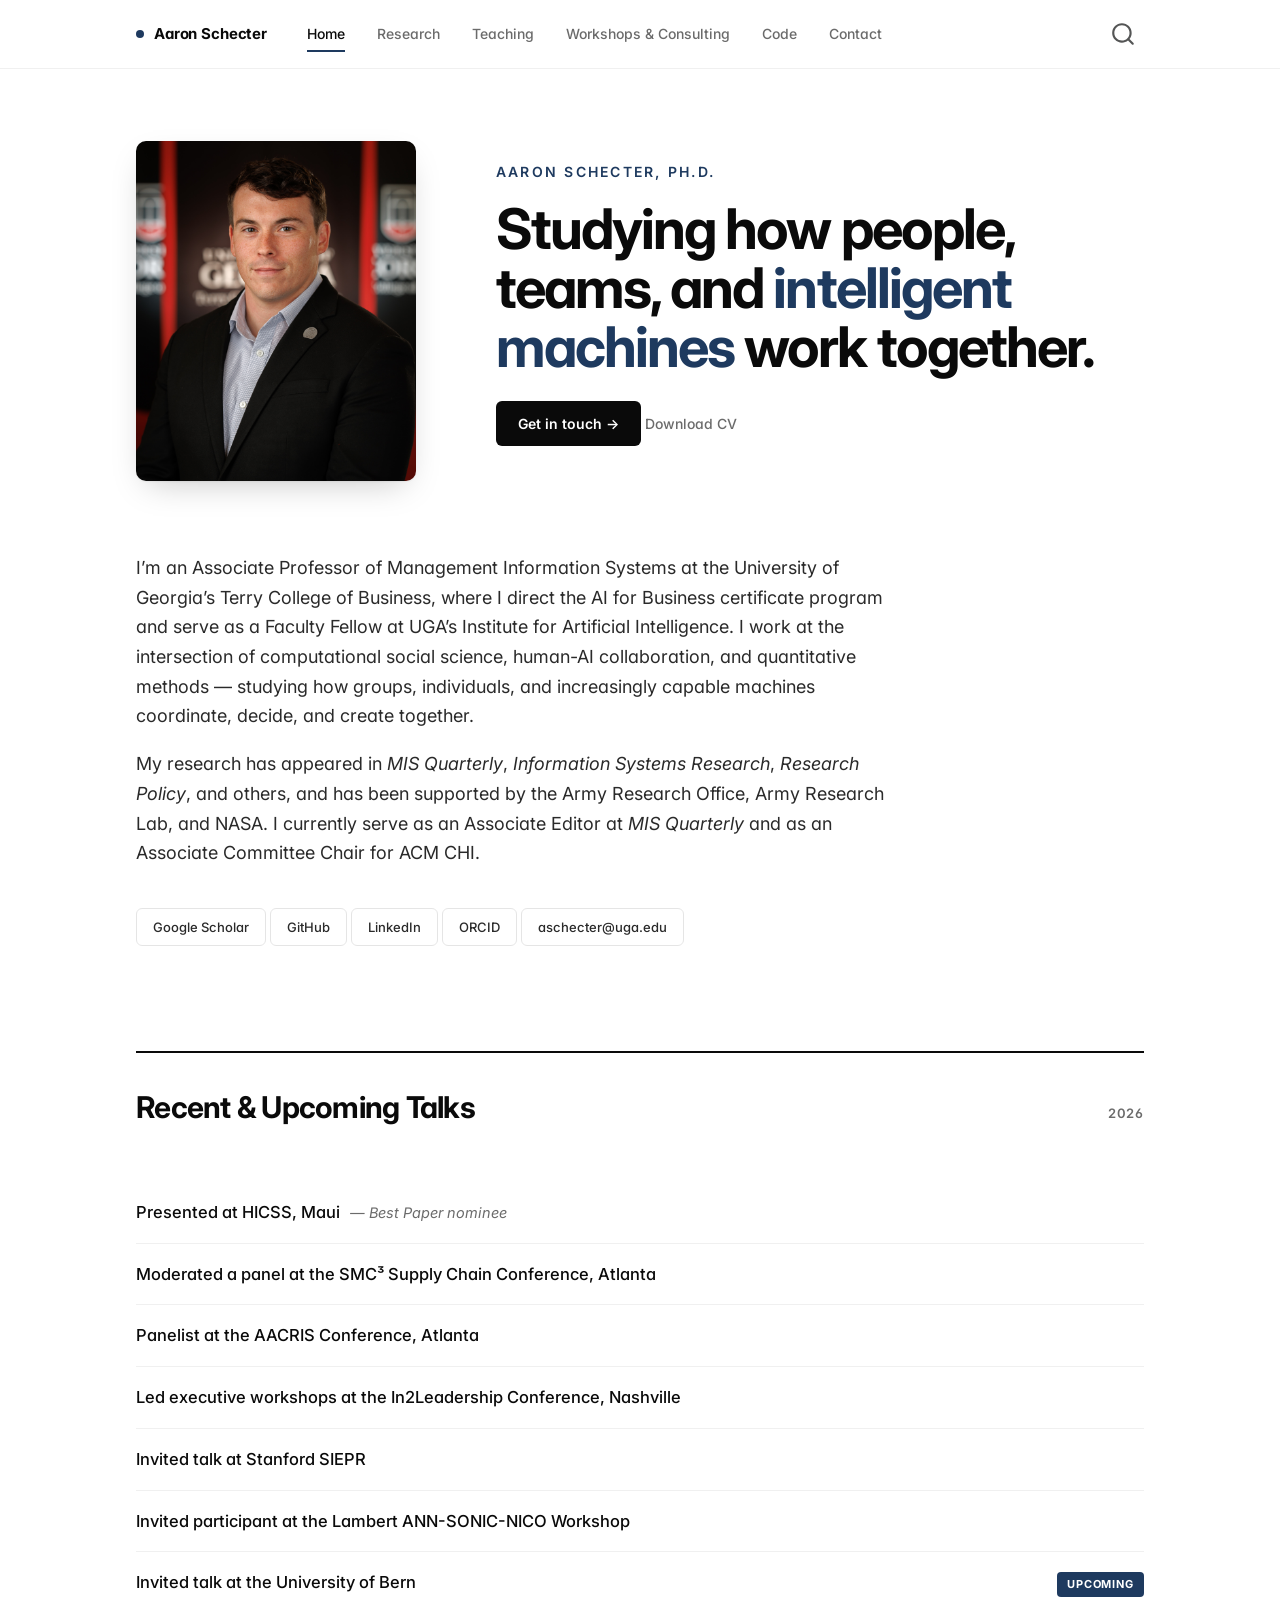
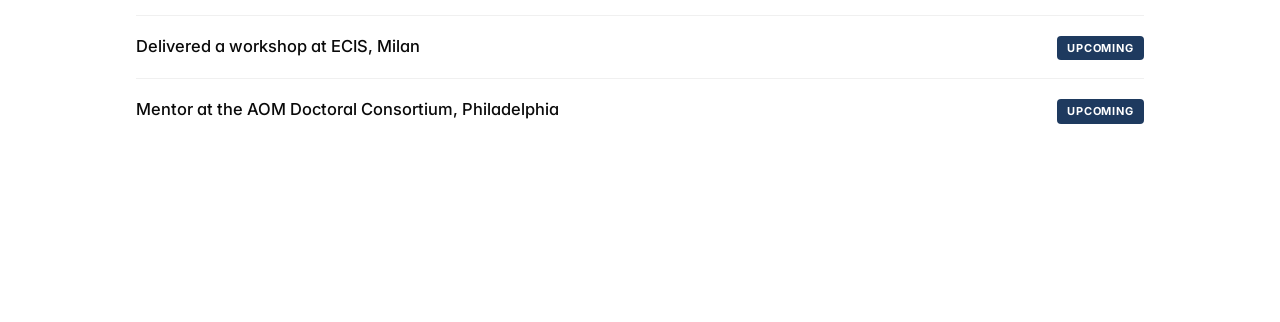
<file: index.html>
<!DOCTYPE html>
<html xmlns="http://www.w3.org/1999/xhtml" lang="en" xml:lang="en"><head>

<meta charset="utf-8">
<meta name="generator" content="quarto-1.9.37">

<meta name="viewport" content="width=device-width, initial-scale=1.0, user-scalable=yes">


<title>Aaron Schecter</title>
<style>
/* Default styles provided by pandoc.
** See https://pandoc.org/MANUAL.html#variables-for-html for config info.
*/
code{white-space: pre-wrap;}
span.smallcaps{font-variant: small-caps;}
div.columns{display: flex; gap: min(4vw, 1.5em);}
div.column{flex: auto; overflow-x: auto;}
div.hanging-indent{margin-left: 1.5em; text-indent: -1.5em;}
ul.task-list{list-style: none;}
ul.task-list li input[type="checkbox"] {
  width: 0.8em;
  margin: 0 0.8em 0.2em -1em; /* quarto-specific, see https://github.com/quarto-dev/quarto-cli/issues/4556 */ 
  vertical-align: middle;
}
</style>


<script src="site_libs/quarto-nav/quarto-nav.js"></script>
<script src="site_libs/clipboard/clipboard.min.js"></script>
<script src="site_libs/quarto-search/autocomplete.umd.js"></script>
<script src="site_libs/quarto-search/fuse.min.js"></script>
<script src="site_libs/quarto-search/quarto-search.js"></script>
<meta name="quarto:offset" content="./">
<script src="site_libs/quarto-html/quarto.js" type="module"></script>
<script src="site_libs/quarto-html/tabsets/tabsets.js" type="module"></script>
<script src="site_libs/quarto-html/popper.min.js"></script>
<script src="site_libs/quarto-html/tippy.umd.min.js"></script>
<script src="site_libs/quarto-html/anchor.min.js"></script>
<link href="site_libs/quarto-html/tippy.css" rel="stylesheet">
<link href="site_libs/quarto-html/quarto-syntax-highlighting-7f8f88aac4f3542376d5c11b86a4c14d.css" rel="stylesheet" id="quarto-text-highlighting-styles">
<script src="site_libs/bootstrap/bootstrap.min.js"></script>
<link href="site_libs/bootstrap/bootstrap-icons.css" rel="stylesheet">
<link href="site_libs/bootstrap/bootstrap-c7ab57aa33037bad7520c6cb9ec7d6ec.min.css" rel="stylesheet" append-hash="true" id="quarto-bootstrap" data-mode="light">
<script id="quarto-search-options" type="application/json">{
  "location": "navbar",
  "copy-button": false,
  "collapse-after": 3,
  "panel-placement": "end",
  "type": "overlay",
  "limit": 50,
  "keyboard-shortcut": [
    "f",
    "/",
    "s"
  ],
  "show-item-context": false,
  "language": {
    "search-no-results-text": "No results",
    "search-matching-documents-text": "matching documents",
    "search-copy-link-title": "Copy link to search",
    "search-hide-matches-text": "Hide additional matches",
    "search-more-match-text": "more match in this document",
    "search-more-matches-text": "more matches in this document",
    "search-clear-button-title": "Clear",
    "search-text-placeholder": "",
    "search-detached-cancel-button-title": "Cancel",
    "search-submit-button-title": "Submit",
    "search-label": "Search"
  }
}</script>
<link rel="preconnect" href="https://fonts.googleapis.com">
<link rel="preconnect" href="https://fonts.gstatic.com" crossorigin="">
<link href="https://fonts.googleapis.com/css2?family=Inter:wght@400;500;600;700&amp;display=swap" rel="stylesheet">


<link rel="stylesheet" href="styles.css">
</head>

<body class="nav-fixed quarto-light">

<div id="quarto-search-results"></div>
  <header id="quarto-header" class="headroom fixed-top">
    <nav class="navbar navbar-expand-lg " data-bs-theme="dark">
      <div class="navbar-container container-fluid">
      <div class="navbar-brand-container mx-auto">
    <a class="navbar-brand" href="./index.html">
    <span class="navbar-title">Aaron Schecter</span>
    </a>
  </div>
            <div id="quarto-search" class="" title="Search"></div>
          <button class="navbar-toggler" type="button" data-bs-toggle="collapse" data-bs-target="#navbarCollapse" aria-controls="navbarCollapse" role="menu" aria-expanded="false" aria-label="Toggle navigation" onclick="if (window.quartoToggleHeadroom) { window.quartoToggleHeadroom(); }">
  <span class="navbar-toggler-icon"></span>
</button>
          <div class="collapse navbar-collapse" id="navbarCollapse">
            <ul class="navbar-nav navbar-nav-scroll me-auto">
  <li class="nav-item">
    <a class="nav-link active" href="./index.html" aria-current="page"> 
<span class="menu-text">Home</span></a>
  </li>  
  <li class="nav-item">
    <a class="nav-link" href="./research.html"> 
<span class="menu-text">Research</span></a>
  </li>  
  <li class="nav-item">
    <a class="nav-link" href="./teaching.html"> 
<span class="menu-text">Teaching</span></a>
  </li>  
  <li class="nav-item">
    <a class="nav-link" href="./workshops.html"> 
<span class="menu-text">Workshops &amp; Consulting</span></a>
  </li>  
  <li class="nav-item">
    <a class="nav-link" href="./code.html"> 
<span class="menu-text">Code</span></a>
  </li>  
  <li class="nav-item">
    <a class="nav-link" href="./contact.html"> 
<span class="menu-text">Contact</span></a>
  </li>  
</ul>
          </div> <!-- /navcollapse -->
            <div class="quarto-navbar-tools">
</div>
      </div> <!-- /container-fluid -->
    </nav>
</header>
<!-- content -->
<div id="quarto-content" class="quarto-container page-columns page-rows-contents page-layout-full page-navbar">
<!-- sidebar -->
<!-- margin-sidebar -->
    
<!-- main -->
<main class="content column-page" id="quarto-document-content">

<header id="title-block-header" class="quarto-title-block default">
<div class="quarto-title">
<h1 class="title">Home</h1>
</div>



<div class="quarto-title-meta column-page">

    
  
    
  </div>
  


</header>


<div class="page">
<div class="hero">
<div class="photo" style="background-image: url('images/headshot.jpg');">

</div>
<div class="hero-text">
<p><span class="name-eyebrow">Aaron Schecter, Ph.D.</span></p>
<section id="studying-how-people-teams-and-intelligent-machines-work-together." class="level1">
<h1>Studying how people, teams, and <span class="em">intelligent machines</span> work together.</h1>
<div class="subtitle-cta">
<p><a href="mailto:aschecter@uga.edu" class="cta">Get in touch →</a> <a href="cv.pdf" class="cta-secondary">Download CV</a></p>
</div>
</section>
</div>
</div>
<div class="home-bio">
<p>I’m an Associate Professor of Management Information Systems at the University of Georgia’s Terry College of Business, where I direct the AI for Business certificate program and serve as a Faculty Fellow at UGA’s Institute for Artificial Intelligence. I work at the intersection of computational social science, human-AI collaboration, and quantitative methods — studying how groups, individuals, and increasingly capable machines coordinate, decide, and create together.</p>
<p>My research has appeared in <em>MIS Quarterly</em>, <em>Information Systems Research</em>, <em>Research Policy</em>, and others, and has been supported by the Army Research Office, Army Research Lab, and NASA. I currently serve as an Associate Editor at <em>MIS Quarterly</em> and as an Associate Committee Chair for ACM CHI.</p>
</div>
<div class="chip-row">
<p><a href="https://scholar.google.com/citations?user=QYXNseEAAAAJ&amp;hl=en">Google Scholar</a> <a href="https://github.com/aschecter">GitHub</a> <a href="https://www.linkedin.com/in/aaron-schecter-49b49416">LinkedIn</a> <a href="https://orcid.org/0000-0002-3186-7788">ORCID</a> <a href="mailto:aschecter@uga.edu">aschecter@uga.edu</a></p>
</div>
<div class="talks-section">
<section id="recent-upcoming-talks" class="level2 section-header">
<h2 class="anchored" data-anchor-id="recent-upcoming-talks">Recent &amp; Upcoming Talks</h2>
<p><span class="section-meta">2026</span></p>
</section>
<div class="talks">
<ul>
<li><span class="talk-text">Presented at HICSS, Maui <span class="award">— Best Paper nominee</span></span></li>
<li><span class="talk-text">Moderated a panel at the SMC³ Supply Chain Conference, Atlanta</span></li>
<li><span class="talk-text">Panelist at the AACRIS Conference, Atlanta</span></li>
<li><span class="talk-text">Led executive workshops at the In2Leadership Conference, Nashville</span></li>
<li><span class="talk-text">Invited talk at Stanford SIEPR</span></li>
<li><span class="talk-text">Invited participant at the Lambert ANN-SONIC-NICO Workshop</span></li>
<li><span class="talk-text">Invited talk at the University of Bern</span> <span class="talk-status upcoming">Upcoming</span></li>
<li><span class="talk-text">Delivered a workshop at ECIS, Milan</span> <span class="talk-status upcoming">Upcoming</span></li>
<li><span class="talk-text">Mentor at the AOM Doctoral Consortium, Philadelphia</span> <span class="talk-status upcoming">Upcoming</span></li>
</ul>
</div>
</div>
</div>



</main> <!-- /main -->
<script id="quarto-html-after-body" type="application/javascript">
  window.document.addEventListener("DOMContentLoaded", function (event) {
    const icon = "";
    const anchorJS = new window.AnchorJS();
    anchorJS.options = {
      placement: 'right',
      icon: icon
    };
    anchorJS.add('.anchored');
    const isCodeAnnotation = (el) => {
      for (const clz of el.classList) {
        if (clz.startsWith('code-annotation-')) {                     
          return true;
        }
      }
      return false;
    }
    const onCopySuccess = function(e) {
      // button target
      const button = e.trigger;
      // don't keep focus
      button.blur();
      // flash "checked"
      button.classList.add('code-copy-button-checked');
      var currentTitle = button.getAttribute("title");
      button.setAttribute("title", "Copied!");
      let tooltip;
      if (window.bootstrap) {
        button.setAttribute("data-bs-toggle", "tooltip");
        button.setAttribute("data-bs-placement", "left");
        button.setAttribute("data-bs-title", "Copied!");
        tooltip = new bootstrap.Tooltip(button, 
          { trigger: "manual", 
            customClass: "code-copy-button-tooltip",
            offset: [0, -8]});
        tooltip.show();    
      }
      setTimeout(function() {
        if (tooltip) {
          tooltip.hide();
          button.removeAttribute("data-bs-title");
          button.removeAttribute("data-bs-toggle");
          button.removeAttribute("data-bs-placement");
        }
        button.setAttribute("title", currentTitle);
        button.classList.remove('code-copy-button-checked');
      }, 1000);
      // clear code selection
      e.clearSelection();
    }
    const getTextToCopy = function(trigger) {
      const outerScaffold = trigger.parentElement.cloneNode(true);
      const codeEl = outerScaffold.querySelector('code');
      for (const childEl of codeEl.children) {
        if (isCodeAnnotation(childEl)) {
          childEl.remove();
        }
      }
      return codeEl.innerText;
    }
    const clipboard = new window.ClipboardJS('.code-copy-button:not([data-in-quarto-modal])', {
      text: getTextToCopy
    });
    clipboard.on('success', onCopySuccess);
    if (window.document.getElementById('quarto-embedded-source-code-modal')) {
      const clipboardModal = new window.ClipboardJS('.code-copy-button[data-in-quarto-modal]', {
        text: getTextToCopy,
        container: window.document.getElementById('quarto-embedded-source-code-modal')
      });
      clipboardModal.on('success', onCopySuccess);
    }
      var localhostRegex = new RegExp(/^(?:http|https):\/\/localhost\:?[0-9]*\//);
      var mailtoRegex = new RegExp(/^mailto:/);
        var filterRegex = new RegExp("https:\/\/aschecter\.github\.io");
      var isInternal = (href) => {
          return filterRegex.test(href) || localhostRegex.test(href) || mailtoRegex.test(href);
      }
      // Inspect non-navigation links and adorn them if external
     var links = window.document.querySelectorAll('a[href]:not(.nav-link):not(.navbar-brand):not(.toc-action):not(.sidebar-link):not(.sidebar-item-toggle):not(.pagination-link):not(.no-external):not([aria-hidden]):not(.dropdown-item):not(.quarto-navigation-tool):not(.about-link)');
      for (var i=0; i<links.length; i++) {
        const link = links[i];
        if (!isInternal(link.href)) {
          // undo the damage that might have been done by quarto-nav.js in the case of
          // links that we want to consider external
          if (link.dataset.originalHref !== undefined) {
            link.href = link.dataset.originalHref;
          }
        }
      }
    function tippyHover(el, contentFn, onTriggerFn, onUntriggerFn) {
      const config = {
        allowHTML: true,
        maxWidth: 500,
        delay: 100,
        arrow: false,
        appendTo: function(el) {
            return el.parentElement;
        },
        interactive: true,
        interactiveBorder: 10,
        theme: 'quarto',
        placement: 'bottom-start',
      };
      if (contentFn) {
        config.content = contentFn;
      }
      if (onTriggerFn) {
        config.onTrigger = onTriggerFn;
      }
      if (onUntriggerFn) {
        config.onUntrigger = onUntriggerFn;
      }
      window.tippy(el, config); 
    }
    const noterefs = window.document.querySelectorAll('a[role="doc-noteref"]');
    for (var i=0; i<noterefs.length; i++) {
      const ref = noterefs[i];
      tippyHover(ref, function() {
        // use id or data attribute instead here
        let href = ref.getAttribute('data-footnote-href') || ref.getAttribute('href');
        try { href = new URL(href).hash; } catch {}
        const id = href.replace(/^#\/?/, "");
        const note = window.document.getElementById(id);
        if (note) {
          return note.innerHTML;
        } else {
          return "";
        }
      });
    }
    const xrefs = window.document.querySelectorAll('a.quarto-xref');
    const processXRef = (id, note) => {
      // Strip column container classes
      const stripColumnClz = (el) => {
        el.classList.remove("page-full", "page-columns");
        if (el.children) {
          for (const child of el.children) {
            stripColumnClz(child);
          }
        }
      }
      stripColumnClz(note)
      if (id === null || id.startsWith('sec-')) {
        // Special case sections, only their first couple elements
        const container = document.createElement("div");
        if (note.children && note.children.length > 2) {
          container.appendChild(note.children[0].cloneNode(true));
          for (let i = 1; i < note.children.length; i++) {
            const child = note.children[i];
            if (child.tagName === "P" && child.innerText === "") {
              continue;
            } else {
              container.appendChild(child.cloneNode(true));
              break;
            }
          }
          if (window.Quarto?.typesetMath) {
            window.Quarto.typesetMath(container);
          }
          return container.innerHTML
        } else {
          if (window.Quarto?.typesetMath) {
            window.Quarto.typesetMath(note);
          }
          return note.innerHTML;
        }
      } else {
        // Remove any anchor links if they are present
        const anchorLink = note.querySelector('a.anchorjs-link');
        if (anchorLink) {
          anchorLink.remove();
        }
        if (window.Quarto?.typesetMath) {
          window.Quarto.typesetMath(note);
        }
        if (note.classList.contains("callout")) {
          return note.outerHTML;
        } else {
          return note.innerHTML;
        }
      }
    }
    for (var i=0; i<xrefs.length; i++) {
      const xref = xrefs[i];
      tippyHover(xref, undefined, function(instance) {
        instance.disable();
        let url = xref.getAttribute('href');
        let hash = undefined; 
        if (url.startsWith('#')) {
          hash = url;
        } else {
          try { hash = new URL(url).hash; } catch {}
        }
        if (hash) {
          const id = hash.replace(/^#\/?/, "");
          const note = window.document.getElementById(id);
          if (note !== null) {
            try {
              const html = processXRef(id, note.cloneNode(true));
              instance.setContent(html);
            } finally {
              instance.enable();
              instance.show();
            }
          } else {
            // See if we can fetch this
            fetch(url.split('#')[0])
            .then(res => res.text())
            .then(html => {
              const parser = new DOMParser();
              const htmlDoc = parser.parseFromString(html, "text/html");
              const note = htmlDoc.getElementById(id);
              if (note !== null) {
                const html = processXRef(id, note);
                instance.setContent(html);
              } 
            }).finally(() => {
              instance.enable();
              instance.show();
            });
          }
        } else {
          // See if we can fetch a full url (with no hash to target)
          // This is a special case and we should probably do some content thinning / targeting
          fetch(url)
          .then(res => res.text())
          .then(html => {
            const parser = new DOMParser();
            const htmlDoc = parser.parseFromString(html, "text/html");
            const note = htmlDoc.querySelector('main.content');
            if (note !== null) {
              // This should only happen for chapter cross references
              // (since there is no id in the URL)
              // remove the first header
              if (note.children.length > 0 && note.children[0].tagName === "HEADER") {
                note.children[0].remove();
              }
              const html = processXRef(null, note);
              instance.setContent(html);
            } 
          }).finally(() => {
            instance.enable();
            instance.show();
          });
        }
      }, function(instance) {
      });
    }
        let selectedAnnoteEl;
        const selectorForAnnotation = ( cell, annotation) => {
          let cellAttr = 'data-code-cell="' + cell + '"';
          let lineAttr = 'data-code-annotation="' +  annotation + '"';
          const selector = 'span[' + cellAttr + '][' + lineAttr + ']';
          return selector;
        }
        const selectCodeLines = (annoteEl) => {
          const doc = window.document;
          const targetCell = annoteEl.getAttribute("data-target-cell");
          const targetAnnotation = annoteEl.getAttribute("data-target-annotation");
          const annoteSpan = window.document.querySelector(selectorForAnnotation(targetCell, targetAnnotation));
          const lines = annoteSpan.getAttribute("data-code-lines").split(",");
          const lineIds = lines.map((line) => {
            return targetCell + "-" + line;
          })
          let top = null;
          let height = null;
          let parent = null;
          if (lineIds.length > 0) {
              //compute the position of the single el (top and bottom and make a div)
              const el = window.document.getElementById(lineIds[0]);
              top = el.offsetTop;
              height = el.offsetHeight;
              parent = el.parentElement.parentElement;
            if (lineIds.length > 1) {
              const lastEl = window.document.getElementById(lineIds[lineIds.length - 1]);
              const bottom = lastEl.offsetTop + lastEl.offsetHeight;
              height = bottom - top;
            }
            if (top !== null && height !== null && parent !== null) {
              // cook up a div (if necessary) and position it 
              let div = window.document.getElementById("code-annotation-line-highlight");
              if (div === null) {
                div = window.document.createElement("div");
                div.setAttribute("id", "code-annotation-line-highlight");
                div.style.position = 'absolute';
                parent.appendChild(div);
              }
              div.style.top = top - 2 + "px";
              div.style.height = height + 4 + "px";
              div.style.left = 0;
              let gutterDiv = window.document.getElementById("code-annotation-line-highlight-gutter");
              if (gutterDiv === null) {
                gutterDiv = window.document.createElement("div");
                gutterDiv.setAttribute("id", "code-annotation-line-highlight-gutter");
                gutterDiv.style.position = 'absolute';
                const codeCell = window.document.getElementById(targetCell);
                const gutter = codeCell.querySelector('.code-annotation-gutter');
                gutter.appendChild(gutterDiv);
              }
              gutterDiv.style.top = top - 2 + "px";
              gutterDiv.style.height = height + 4 + "px";
            }
            selectedAnnoteEl = annoteEl;
          }
        };
        const unselectCodeLines = () => {
          const elementsIds = ["code-annotation-line-highlight", "code-annotation-line-highlight-gutter"];
          elementsIds.forEach((elId) => {
            const div = window.document.getElementById(elId);
            if (div) {
              div.remove();
            }
          });
          selectedAnnoteEl = undefined;
        };
          // Handle positioning of the toggle
      window.addEventListener(
        "resize",
        throttle(() => {
          elRect = undefined;
          if (selectedAnnoteEl) {
            selectCodeLines(selectedAnnoteEl);
          }
        }, 10)
      );
      function throttle(fn, ms) {
      let throttle = false;
      let timer;
        return (...args) => {
          if(!throttle) { // first call gets through
              fn.apply(this, args);
              throttle = true;
          } else { // all the others get throttled
              if(timer) clearTimeout(timer); // cancel #2
              timer = setTimeout(() => {
                fn.apply(this, args);
                timer = throttle = false;
              }, ms);
          }
        };
      }
        // Attach click handler to the DT
        const annoteDls = window.document.querySelectorAll('dt[data-target-cell]');
        for (const annoteDlNode of annoteDls) {
          annoteDlNode.addEventListener('click', (event) => {
            const clickedEl = event.target;
            if (clickedEl !== selectedAnnoteEl) {
              unselectCodeLines();
              const activeEl = window.document.querySelector('dt[data-target-cell].code-annotation-active');
              if (activeEl) {
                activeEl.classList.remove('code-annotation-active');
              }
              selectCodeLines(clickedEl);
              clickedEl.classList.add('code-annotation-active');
            } else {
              // Unselect the line
              unselectCodeLines();
              clickedEl.classList.remove('code-annotation-active');
            }
          });
        }
    const findCites = (el) => {
      const parentEl = el.parentElement;
      if (parentEl) {
        const cites = parentEl.dataset.cites;
        if (cites) {
          return {
            el,
            cites: cites.split(' ')
          };
        } else {
          return findCites(el.parentElement)
        }
      } else {
        return undefined;
      }
    };
    var bibliorefs = window.document.querySelectorAll('a[role="doc-biblioref"]');
    for (var i=0; i<bibliorefs.length; i++) {
      const ref = bibliorefs[i];
      const citeInfo = findCites(ref);
      if (citeInfo) {
        tippyHover(citeInfo.el, function() {
          var popup = window.document.createElement('div');
          citeInfo.cites.forEach(function(cite) {
            var citeDiv = window.document.createElement('div');
            citeDiv.classList.add('hanging-indent');
            citeDiv.classList.add('csl-entry');
            var biblioDiv = window.document.getElementById('ref-' + cite);
            if (biblioDiv) {
              citeDiv.innerHTML = biblioDiv.innerHTML;
            }
            popup.appendChild(citeDiv);
          });
          return popup.innerHTML;
        });
      }
    }
  });
  </script>
</div> <!-- /content -->




</body></html>
</file>
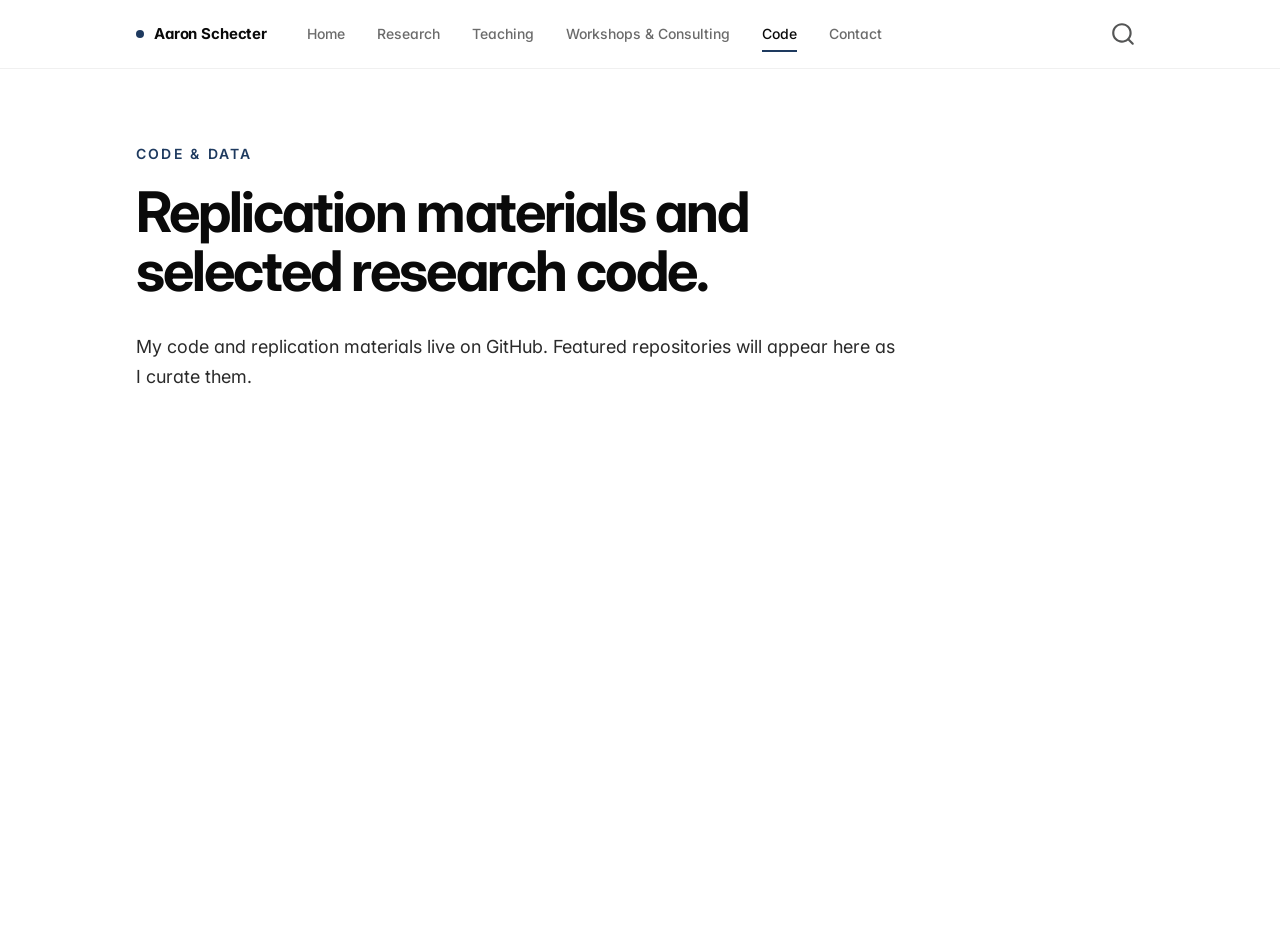
<file: code.html>
<!DOCTYPE html>
<html xmlns="http://www.w3.org/1999/xhtml" lang="en" xml:lang="en"><head>

<meta charset="utf-8">
<meta name="generator" content="quarto-1.9.37">

<meta name="viewport" content="width=device-width, initial-scale=1.0, user-scalable=yes">


<title>Code &amp; Data — Aaron Schecter – Aaron Schecter</title>
<style>
/* Default styles provided by pandoc.
** See https://pandoc.org/MANUAL.html#variables-for-html for config info.
*/
code{white-space: pre-wrap;}
span.smallcaps{font-variant: small-caps;}
div.columns{display: flex; gap: min(4vw, 1.5em);}
div.column{flex: auto; overflow-x: auto;}
div.hanging-indent{margin-left: 1.5em; text-indent: -1.5em;}
ul.task-list{list-style: none;}
ul.task-list li input[type="checkbox"] {
  width: 0.8em;
  margin: 0 0.8em 0.2em -1em; /* quarto-specific, see https://github.com/quarto-dev/quarto-cli/issues/4556 */ 
  vertical-align: middle;
}
</style>


<script src="site_libs/quarto-nav/quarto-nav.js"></script>
<script src="site_libs/clipboard/clipboard.min.js"></script>
<script src="site_libs/quarto-search/autocomplete.umd.js"></script>
<script src="site_libs/quarto-search/fuse.min.js"></script>
<script src="site_libs/quarto-search/quarto-search.js"></script>
<meta name="quarto:offset" content="./">
<script src="site_libs/quarto-html/quarto.js" type="module"></script>
<script src="site_libs/quarto-html/tabsets/tabsets.js" type="module"></script>
<script src="site_libs/quarto-html/popper.min.js"></script>
<script src="site_libs/quarto-html/tippy.umd.min.js"></script>
<script src="site_libs/quarto-html/anchor.min.js"></script>
<link href="site_libs/quarto-html/tippy.css" rel="stylesheet">
<link href="site_libs/quarto-html/quarto-syntax-highlighting-7f8f88aac4f3542376d5c11b86a4c14d.css" rel="stylesheet" id="quarto-text-highlighting-styles">
<script src="site_libs/bootstrap/bootstrap.min.js"></script>
<link href="site_libs/bootstrap/bootstrap-icons.css" rel="stylesheet">
<link href="site_libs/bootstrap/bootstrap-c7ab57aa33037bad7520c6cb9ec7d6ec.min.css" rel="stylesheet" append-hash="true" id="quarto-bootstrap" data-mode="light">
<script id="quarto-search-options" type="application/json">{
  "location": "navbar",
  "copy-button": false,
  "collapse-after": 3,
  "panel-placement": "end",
  "type": "overlay",
  "limit": 50,
  "keyboard-shortcut": [
    "f",
    "/",
    "s"
  ],
  "show-item-context": false,
  "language": {
    "search-no-results-text": "No results",
    "search-matching-documents-text": "matching documents",
    "search-copy-link-title": "Copy link to search",
    "search-hide-matches-text": "Hide additional matches",
    "search-more-match-text": "more match in this document",
    "search-more-matches-text": "more matches in this document",
    "search-clear-button-title": "Clear",
    "search-text-placeholder": "",
    "search-detached-cancel-button-title": "Cancel",
    "search-submit-button-title": "Submit",
    "search-label": "Search"
  }
}</script>
<link rel="preconnect" href="https://fonts.googleapis.com">
<link rel="preconnect" href="https://fonts.gstatic.com" crossorigin="">
<link href="https://fonts.googleapis.com/css2?family=Inter:wght@400;500;600;700&amp;display=swap" rel="stylesheet">


<link rel="stylesheet" href="styles.css">
</head>

<body class="nav-fixed quarto-light">

<div id="quarto-search-results"></div>
  <header id="quarto-header" class="headroom fixed-top">
    <nav class="navbar navbar-expand-lg " data-bs-theme="dark">
      <div class="navbar-container container-fluid">
      <div class="navbar-brand-container mx-auto">
    <a class="navbar-brand" href="./index.html">
    <span class="navbar-title">Aaron Schecter</span>
    </a>
  </div>
            <div id="quarto-search" class="" title="Search"></div>
          <button class="navbar-toggler" type="button" data-bs-toggle="collapse" data-bs-target="#navbarCollapse" aria-controls="navbarCollapse" role="menu" aria-expanded="false" aria-label="Toggle navigation" onclick="if (window.quartoToggleHeadroom) { window.quartoToggleHeadroom(); }">
  <span class="navbar-toggler-icon"></span>
</button>
          <div class="collapse navbar-collapse" id="navbarCollapse">
            <ul class="navbar-nav navbar-nav-scroll me-auto">
  <li class="nav-item">
    <a class="nav-link" href="./index.html"> 
<span class="menu-text">Home</span></a>
  </li>  
  <li class="nav-item">
    <a class="nav-link" href="./research.html"> 
<span class="menu-text">Research</span></a>
  </li>  
  <li class="nav-item">
    <a class="nav-link" href="./teaching.html"> 
<span class="menu-text">Teaching</span></a>
  </li>  
  <li class="nav-item">
    <a class="nav-link" href="./workshops.html"> 
<span class="menu-text">Workshops &amp; Consulting</span></a>
  </li>  
  <li class="nav-item">
    <a class="nav-link active" href="./code.html" aria-current="page"> 
<span class="menu-text">Code</span></a>
  </li>  
  <li class="nav-item">
    <a class="nav-link" href="./contact.html"> 
<span class="menu-text">Contact</span></a>
  </li>  
</ul>
          </div> <!-- /navcollapse -->
            <div class="quarto-navbar-tools">
</div>
      </div> <!-- /container-fluid -->
    </nav>
</header>
<!-- content -->
<div id="quarto-content" class="quarto-container page-columns page-rows-contents page-layout-full page-navbar">
<!-- sidebar -->
<!-- margin-sidebar -->
    
<!-- main -->
<main class="content column-page" id="quarto-document-content">

<header id="title-block-header" class="quarto-title-block default">
<div class="quarto-title">
<h1 class="title">Code</h1>
</div>



<div class="quarto-title-meta column-page">

    
  
    
  </div>
  


</header>


<div class="page">
<p><span class="page-eyebrow">Code &amp; Data</span></p>
<section id="replication-materials-and-selected-research-code." class="level1 page-title">
<h1 class="page-title">Replication materials and selected research code.</h1>
<div class="page-intro">
<p>My code and replication materials live on <a href="https://github.com/aschecter">GitHub</a>. Featured repositories will appear here as I curate them.</p>
</div>
</section>
</div>



</main> <!-- /main -->
<script id="quarto-html-after-body" type="application/javascript">
  window.document.addEventListener("DOMContentLoaded", function (event) {
    const icon = "";
    const anchorJS = new window.AnchorJS();
    anchorJS.options = {
      placement: 'right',
      icon: icon
    };
    anchorJS.add('.anchored');
    const isCodeAnnotation = (el) => {
      for (const clz of el.classList) {
        if (clz.startsWith('code-annotation-')) {                     
          return true;
        }
      }
      return false;
    }
    const onCopySuccess = function(e) {
      // button target
      const button = e.trigger;
      // don't keep focus
      button.blur();
      // flash "checked"
      button.classList.add('code-copy-button-checked');
      var currentTitle = button.getAttribute("title");
      button.setAttribute("title", "Copied!");
      let tooltip;
      if (window.bootstrap) {
        button.setAttribute("data-bs-toggle", "tooltip");
        button.setAttribute("data-bs-placement", "left");
        button.setAttribute("data-bs-title", "Copied!");
        tooltip = new bootstrap.Tooltip(button, 
          { trigger: "manual", 
            customClass: "code-copy-button-tooltip",
            offset: [0, -8]});
        tooltip.show();    
      }
      setTimeout(function() {
        if (tooltip) {
          tooltip.hide();
          button.removeAttribute("data-bs-title");
          button.removeAttribute("data-bs-toggle");
          button.removeAttribute("data-bs-placement");
        }
        button.setAttribute("title", currentTitle);
        button.classList.remove('code-copy-button-checked');
      }, 1000);
      // clear code selection
      e.clearSelection();
    }
    const getTextToCopy = function(trigger) {
      const outerScaffold = trigger.parentElement.cloneNode(true);
      const codeEl = outerScaffold.querySelector('code');
      for (const childEl of codeEl.children) {
        if (isCodeAnnotation(childEl)) {
          childEl.remove();
        }
      }
      return codeEl.innerText;
    }
    const clipboard = new window.ClipboardJS('.code-copy-button:not([data-in-quarto-modal])', {
      text: getTextToCopy
    });
    clipboard.on('success', onCopySuccess);
    if (window.document.getElementById('quarto-embedded-source-code-modal')) {
      const clipboardModal = new window.ClipboardJS('.code-copy-button[data-in-quarto-modal]', {
        text: getTextToCopy,
        container: window.document.getElementById('quarto-embedded-source-code-modal')
      });
      clipboardModal.on('success', onCopySuccess);
    }
      var localhostRegex = new RegExp(/^(?:http|https):\/\/localhost\:?[0-9]*\//);
      var mailtoRegex = new RegExp(/^mailto:/);
        var filterRegex = new RegExp("https:\/\/aschecter\.github\.io");
      var isInternal = (href) => {
          return filterRegex.test(href) || localhostRegex.test(href) || mailtoRegex.test(href);
      }
      // Inspect non-navigation links and adorn them if external
     var links = window.document.querySelectorAll('a[href]:not(.nav-link):not(.navbar-brand):not(.toc-action):not(.sidebar-link):not(.sidebar-item-toggle):not(.pagination-link):not(.no-external):not([aria-hidden]):not(.dropdown-item):not(.quarto-navigation-tool):not(.about-link)');
      for (var i=0; i<links.length; i++) {
        const link = links[i];
        if (!isInternal(link.href)) {
          // undo the damage that might have been done by quarto-nav.js in the case of
          // links that we want to consider external
          if (link.dataset.originalHref !== undefined) {
            link.href = link.dataset.originalHref;
          }
        }
      }
    function tippyHover(el, contentFn, onTriggerFn, onUntriggerFn) {
      const config = {
        allowHTML: true,
        maxWidth: 500,
        delay: 100,
        arrow: false,
        appendTo: function(el) {
            return el.parentElement;
        },
        interactive: true,
        interactiveBorder: 10,
        theme: 'quarto',
        placement: 'bottom-start',
      };
      if (contentFn) {
        config.content = contentFn;
      }
      if (onTriggerFn) {
        config.onTrigger = onTriggerFn;
      }
      if (onUntriggerFn) {
        config.onUntrigger = onUntriggerFn;
      }
      window.tippy(el, config); 
    }
    const noterefs = window.document.querySelectorAll('a[role="doc-noteref"]');
    for (var i=0; i<noterefs.length; i++) {
      const ref = noterefs[i];
      tippyHover(ref, function() {
        // use id or data attribute instead here
        let href = ref.getAttribute('data-footnote-href') || ref.getAttribute('href');
        try { href = new URL(href).hash; } catch {}
        const id = href.replace(/^#\/?/, "");
        const note = window.document.getElementById(id);
        if (note) {
          return note.innerHTML;
        } else {
          return "";
        }
      });
    }
    const xrefs = window.document.querySelectorAll('a.quarto-xref');
    const processXRef = (id, note) => {
      // Strip column container classes
      const stripColumnClz = (el) => {
        el.classList.remove("page-full", "page-columns");
        if (el.children) {
          for (const child of el.children) {
            stripColumnClz(child);
          }
        }
      }
      stripColumnClz(note)
      if (id === null || id.startsWith('sec-')) {
        // Special case sections, only their first couple elements
        const container = document.createElement("div");
        if (note.children && note.children.length > 2) {
          container.appendChild(note.children[0].cloneNode(true));
          for (let i = 1; i < note.children.length; i++) {
            const child = note.children[i];
            if (child.tagName === "P" && child.innerText === "") {
              continue;
            } else {
              container.appendChild(child.cloneNode(true));
              break;
            }
          }
          if (window.Quarto?.typesetMath) {
            window.Quarto.typesetMath(container);
          }
          return container.innerHTML
        } else {
          if (window.Quarto?.typesetMath) {
            window.Quarto.typesetMath(note);
          }
          return note.innerHTML;
        }
      } else {
        // Remove any anchor links if they are present
        const anchorLink = note.querySelector('a.anchorjs-link');
        if (anchorLink) {
          anchorLink.remove();
        }
        if (window.Quarto?.typesetMath) {
          window.Quarto.typesetMath(note);
        }
        if (note.classList.contains("callout")) {
          return note.outerHTML;
        } else {
          return note.innerHTML;
        }
      }
    }
    for (var i=0; i<xrefs.length; i++) {
      const xref = xrefs[i];
      tippyHover(xref, undefined, function(instance) {
        instance.disable();
        let url = xref.getAttribute('href');
        let hash = undefined; 
        if (url.startsWith('#')) {
          hash = url;
        } else {
          try { hash = new URL(url).hash; } catch {}
        }
        if (hash) {
          const id = hash.replace(/^#\/?/, "");
          const note = window.document.getElementById(id);
          if (note !== null) {
            try {
              const html = processXRef(id, note.cloneNode(true));
              instance.setContent(html);
            } finally {
              instance.enable();
              instance.show();
            }
          } else {
            // See if we can fetch this
            fetch(url.split('#')[0])
            .then(res => res.text())
            .then(html => {
              const parser = new DOMParser();
              const htmlDoc = parser.parseFromString(html, "text/html");
              const note = htmlDoc.getElementById(id);
              if (note !== null) {
                const html = processXRef(id, note);
                instance.setContent(html);
              } 
            }).finally(() => {
              instance.enable();
              instance.show();
            });
          }
        } else {
          // See if we can fetch a full url (with no hash to target)
          // This is a special case and we should probably do some content thinning / targeting
          fetch(url)
          .then(res => res.text())
          .then(html => {
            const parser = new DOMParser();
            const htmlDoc = parser.parseFromString(html, "text/html");
            const note = htmlDoc.querySelector('main.content');
            if (note !== null) {
              // This should only happen for chapter cross references
              // (since there is no id in the URL)
              // remove the first header
              if (note.children.length > 0 && note.children[0].tagName === "HEADER") {
                note.children[0].remove();
              }
              const html = processXRef(null, note);
              instance.setContent(html);
            } 
          }).finally(() => {
            instance.enable();
            instance.show();
          });
        }
      }, function(instance) {
      });
    }
        let selectedAnnoteEl;
        const selectorForAnnotation = ( cell, annotation) => {
          let cellAttr = 'data-code-cell="' + cell + '"';
          let lineAttr = 'data-code-annotation="' +  annotation + '"';
          const selector = 'span[' + cellAttr + '][' + lineAttr + ']';
          return selector;
        }
        const selectCodeLines = (annoteEl) => {
          const doc = window.document;
          const targetCell = annoteEl.getAttribute("data-target-cell");
          const targetAnnotation = annoteEl.getAttribute("data-target-annotation");
          const annoteSpan = window.document.querySelector(selectorForAnnotation(targetCell, targetAnnotation));
          const lines = annoteSpan.getAttribute("data-code-lines").split(",");
          const lineIds = lines.map((line) => {
            return targetCell + "-" + line;
          })
          let top = null;
          let height = null;
          let parent = null;
          if (lineIds.length > 0) {
              //compute the position of the single el (top and bottom and make a div)
              const el = window.document.getElementById(lineIds[0]);
              top = el.offsetTop;
              height = el.offsetHeight;
              parent = el.parentElement.parentElement;
            if (lineIds.length > 1) {
              const lastEl = window.document.getElementById(lineIds[lineIds.length - 1]);
              const bottom = lastEl.offsetTop + lastEl.offsetHeight;
              height = bottom - top;
            }
            if (top !== null && height !== null && parent !== null) {
              // cook up a div (if necessary) and position it 
              let div = window.document.getElementById("code-annotation-line-highlight");
              if (div === null) {
                div = window.document.createElement("div");
                div.setAttribute("id", "code-annotation-line-highlight");
                div.style.position = 'absolute';
                parent.appendChild(div);
              }
              div.style.top = top - 2 + "px";
              div.style.height = height + 4 + "px";
              div.style.left = 0;
              let gutterDiv = window.document.getElementById("code-annotation-line-highlight-gutter");
              if (gutterDiv === null) {
                gutterDiv = window.document.createElement("div");
                gutterDiv.setAttribute("id", "code-annotation-line-highlight-gutter");
                gutterDiv.style.position = 'absolute';
                const codeCell = window.document.getElementById(targetCell);
                const gutter = codeCell.querySelector('.code-annotation-gutter');
                gutter.appendChild(gutterDiv);
              }
              gutterDiv.style.top = top - 2 + "px";
              gutterDiv.style.height = height + 4 + "px";
            }
            selectedAnnoteEl = annoteEl;
          }
        };
        const unselectCodeLines = () => {
          const elementsIds = ["code-annotation-line-highlight", "code-annotation-line-highlight-gutter"];
          elementsIds.forEach((elId) => {
            const div = window.document.getElementById(elId);
            if (div) {
              div.remove();
            }
          });
          selectedAnnoteEl = undefined;
        };
          // Handle positioning of the toggle
      window.addEventListener(
        "resize",
        throttle(() => {
          elRect = undefined;
          if (selectedAnnoteEl) {
            selectCodeLines(selectedAnnoteEl);
          }
        }, 10)
      );
      function throttle(fn, ms) {
      let throttle = false;
      let timer;
        return (...args) => {
          if(!throttle) { // first call gets through
              fn.apply(this, args);
              throttle = true;
          } else { // all the others get throttled
              if(timer) clearTimeout(timer); // cancel #2
              timer = setTimeout(() => {
                fn.apply(this, args);
                timer = throttle = false;
              }, ms);
          }
        };
      }
        // Attach click handler to the DT
        const annoteDls = window.document.querySelectorAll('dt[data-target-cell]');
        for (const annoteDlNode of annoteDls) {
          annoteDlNode.addEventListener('click', (event) => {
            const clickedEl = event.target;
            if (clickedEl !== selectedAnnoteEl) {
              unselectCodeLines();
              const activeEl = window.document.querySelector('dt[data-target-cell].code-annotation-active');
              if (activeEl) {
                activeEl.classList.remove('code-annotation-active');
              }
              selectCodeLines(clickedEl);
              clickedEl.classList.add('code-annotation-active');
            } else {
              // Unselect the line
              unselectCodeLines();
              clickedEl.classList.remove('code-annotation-active');
            }
          });
        }
    const findCites = (el) => {
      const parentEl = el.parentElement;
      if (parentEl) {
        const cites = parentEl.dataset.cites;
        if (cites) {
          return {
            el,
            cites: cites.split(' ')
          };
        } else {
          return findCites(el.parentElement)
        }
      } else {
        return undefined;
      }
    };
    var bibliorefs = window.document.querySelectorAll('a[role="doc-biblioref"]');
    for (var i=0; i<bibliorefs.length; i++) {
      const ref = bibliorefs[i];
      const citeInfo = findCites(ref);
      if (citeInfo) {
        tippyHover(citeInfo.el, function() {
          var popup = window.document.createElement('div');
          citeInfo.cites.forEach(function(cite) {
            var citeDiv = window.document.createElement('div');
            citeDiv.classList.add('hanging-indent');
            citeDiv.classList.add('csl-entry');
            var biblioDiv = window.document.getElementById('ref-' + cite);
            if (biblioDiv) {
              citeDiv.innerHTML = biblioDiv.innerHTML;
            }
            popup.appendChild(citeDiv);
          });
          return popup.innerHTML;
        });
      }
    }
  });
  </script>
</div> <!-- /content -->




</body></html>
</file>
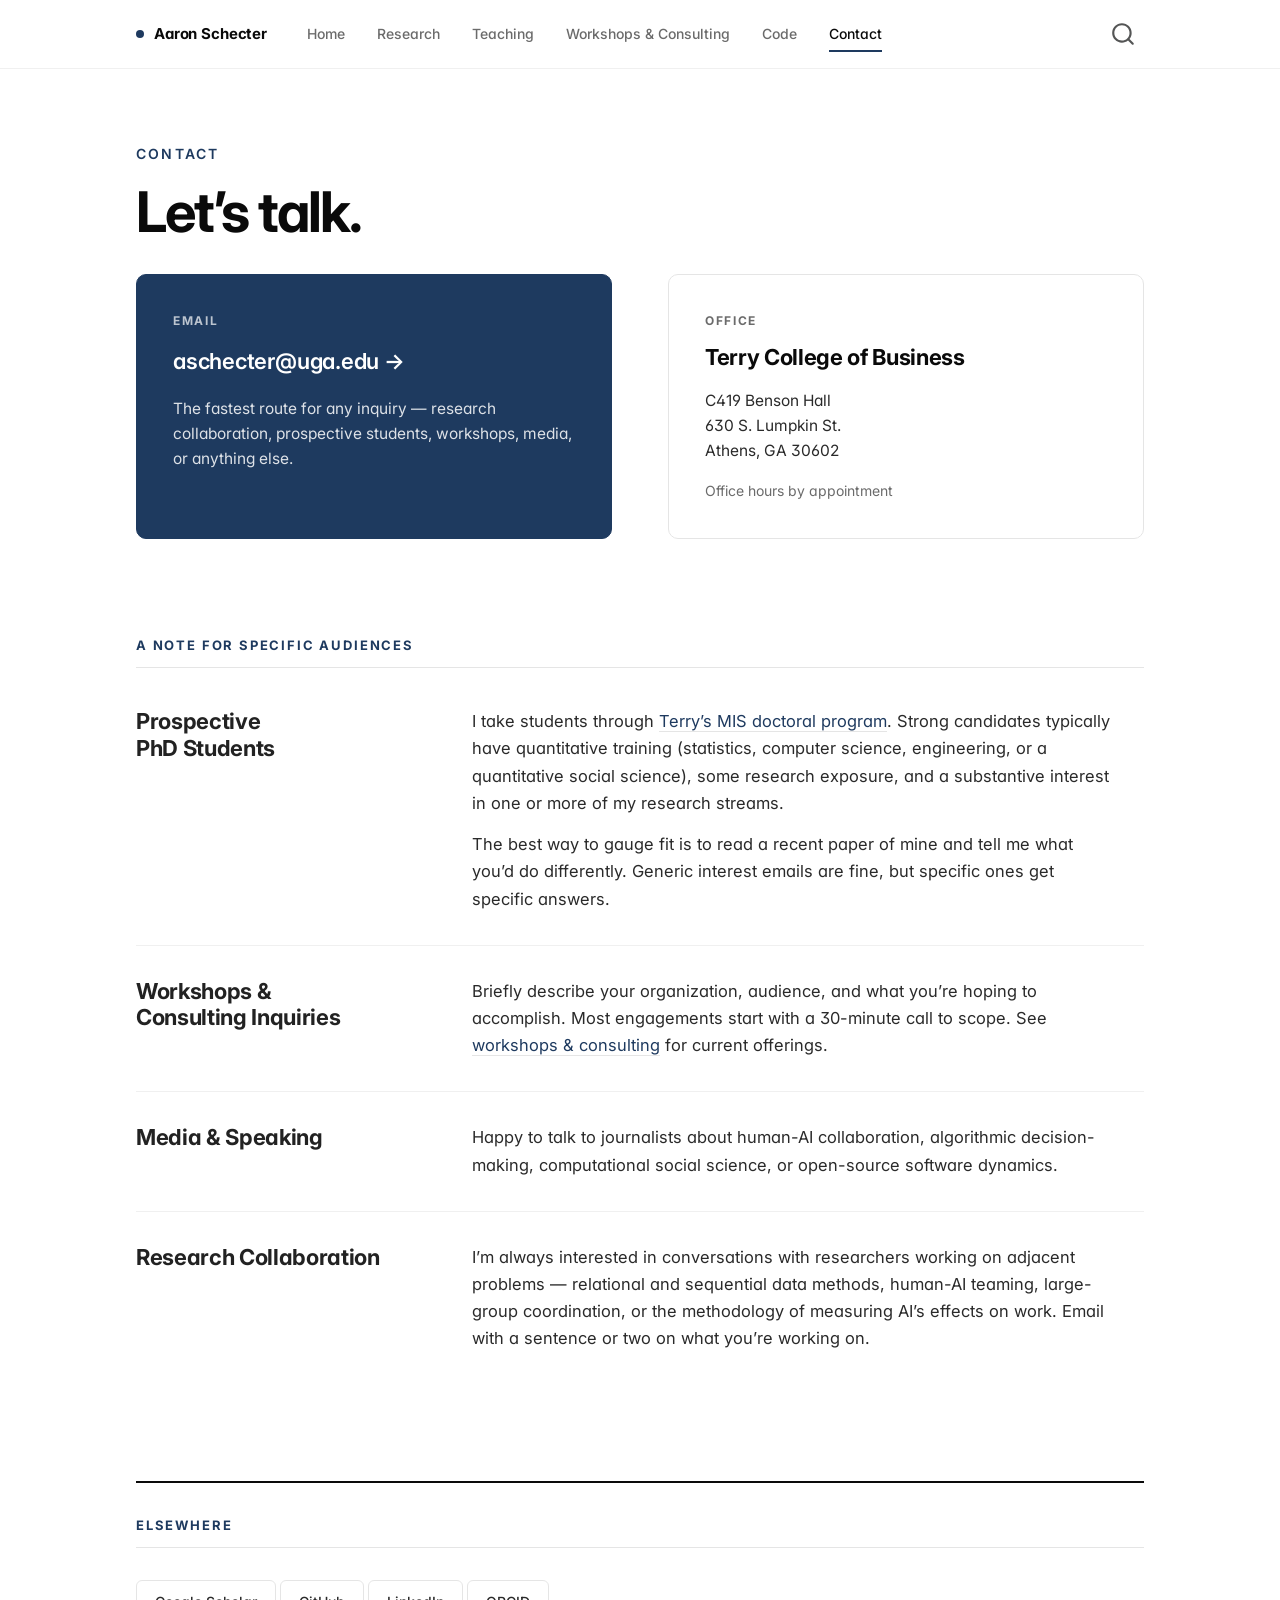
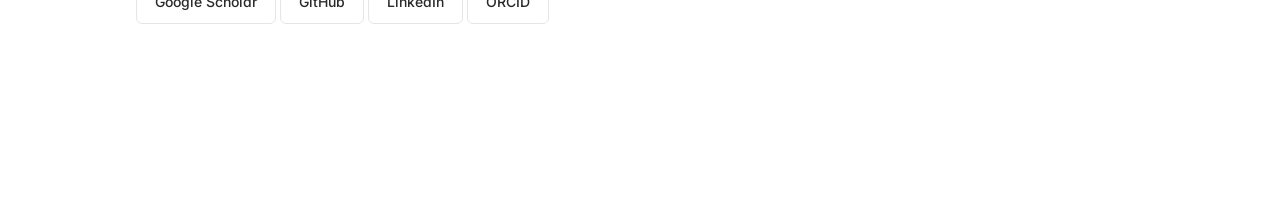
<file: contact.html>
<!DOCTYPE html>
<html xmlns="http://www.w3.org/1999/xhtml" lang="en" xml:lang="en"><head>

<meta charset="utf-8">
<meta name="generator" content="quarto-1.9.37">

<meta name="viewport" content="width=device-width, initial-scale=1.0, user-scalable=yes">


<title>Contact — Aaron Schecter – Aaron Schecter</title>
<style>
/* Default styles provided by pandoc.
** See https://pandoc.org/MANUAL.html#variables-for-html for config info.
*/
code{white-space: pre-wrap;}
span.smallcaps{font-variant: small-caps;}
div.columns{display: flex; gap: min(4vw, 1.5em);}
div.column{flex: auto; overflow-x: auto;}
div.hanging-indent{margin-left: 1.5em; text-indent: -1.5em;}
ul.task-list{list-style: none;}
ul.task-list li input[type="checkbox"] {
  width: 0.8em;
  margin: 0 0.8em 0.2em -1em; /* quarto-specific, see https://github.com/quarto-dev/quarto-cli/issues/4556 */ 
  vertical-align: middle;
}
</style>


<script src="site_libs/quarto-nav/quarto-nav.js"></script>
<script src="site_libs/clipboard/clipboard.min.js"></script>
<script src="site_libs/quarto-search/autocomplete.umd.js"></script>
<script src="site_libs/quarto-search/fuse.min.js"></script>
<script src="site_libs/quarto-search/quarto-search.js"></script>
<meta name="quarto:offset" content="./">
<script src="site_libs/quarto-html/quarto.js" type="module"></script>
<script src="site_libs/quarto-html/tabsets/tabsets.js" type="module"></script>
<script src="site_libs/quarto-html/popper.min.js"></script>
<script src="site_libs/quarto-html/tippy.umd.min.js"></script>
<script src="site_libs/quarto-html/anchor.min.js"></script>
<link href="site_libs/quarto-html/tippy.css" rel="stylesheet">
<link href="site_libs/quarto-html/quarto-syntax-highlighting-7f8f88aac4f3542376d5c11b86a4c14d.css" rel="stylesheet" id="quarto-text-highlighting-styles">
<script src="site_libs/bootstrap/bootstrap.min.js"></script>
<link href="site_libs/bootstrap/bootstrap-icons.css" rel="stylesheet">
<link href="site_libs/bootstrap/bootstrap-c7ab57aa33037bad7520c6cb9ec7d6ec.min.css" rel="stylesheet" append-hash="true" id="quarto-bootstrap" data-mode="light">
<script id="quarto-search-options" type="application/json">{
  "location": "navbar",
  "copy-button": false,
  "collapse-after": 3,
  "panel-placement": "end",
  "type": "overlay",
  "limit": 50,
  "keyboard-shortcut": [
    "f",
    "/",
    "s"
  ],
  "show-item-context": false,
  "language": {
    "search-no-results-text": "No results",
    "search-matching-documents-text": "matching documents",
    "search-copy-link-title": "Copy link to search",
    "search-hide-matches-text": "Hide additional matches",
    "search-more-match-text": "more match in this document",
    "search-more-matches-text": "more matches in this document",
    "search-clear-button-title": "Clear",
    "search-text-placeholder": "",
    "search-detached-cancel-button-title": "Cancel",
    "search-submit-button-title": "Submit",
    "search-label": "Search"
  }
}</script>
<link rel="preconnect" href="https://fonts.googleapis.com">
<link rel="preconnect" href="https://fonts.gstatic.com" crossorigin="">
<link href="https://fonts.googleapis.com/css2?family=Inter:wght@400;500;600;700&amp;display=swap" rel="stylesheet">


<link rel="stylesheet" href="styles.css">
</head>

<body class="nav-fixed quarto-light">

<div id="quarto-search-results"></div>
  <header id="quarto-header" class="headroom fixed-top">
    <nav class="navbar navbar-expand-lg " data-bs-theme="dark">
      <div class="navbar-container container-fluid">
      <div class="navbar-brand-container mx-auto">
    <a class="navbar-brand" href="./index.html">
    <span class="navbar-title">Aaron Schecter</span>
    </a>
  </div>
            <div id="quarto-search" class="" title="Search"></div>
          <button class="navbar-toggler" type="button" data-bs-toggle="collapse" data-bs-target="#navbarCollapse" aria-controls="navbarCollapse" role="menu" aria-expanded="false" aria-label="Toggle navigation" onclick="if (window.quartoToggleHeadroom) { window.quartoToggleHeadroom(); }">
  <span class="navbar-toggler-icon"></span>
</button>
          <div class="collapse navbar-collapse" id="navbarCollapse">
            <ul class="navbar-nav navbar-nav-scroll me-auto">
  <li class="nav-item">
    <a class="nav-link" href="./index.html"> 
<span class="menu-text">Home</span></a>
  </li>  
  <li class="nav-item">
    <a class="nav-link" href="./research.html"> 
<span class="menu-text">Research</span></a>
  </li>  
  <li class="nav-item">
    <a class="nav-link" href="./teaching.html"> 
<span class="menu-text">Teaching</span></a>
  </li>  
  <li class="nav-item">
    <a class="nav-link" href="./workshops.html"> 
<span class="menu-text">Workshops &amp; Consulting</span></a>
  </li>  
  <li class="nav-item">
    <a class="nav-link" href="./code.html"> 
<span class="menu-text">Code</span></a>
  </li>  
  <li class="nav-item">
    <a class="nav-link active" href="./contact.html" aria-current="page"> 
<span class="menu-text">Contact</span></a>
  </li>  
</ul>
          </div> <!-- /navcollapse -->
            <div class="quarto-navbar-tools">
</div>
      </div> <!-- /container-fluid -->
    </nav>
</header>
<!-- content -->
<div id="quarto-content" class="quarto-container page-columns page-rows-contents page-layout-full page-navbar">
<!-- sidebar -->
<!-- margin-sidebar -->
    
<!-- main -->
<main class="content column-page" id="quarto-document-content">

<header id="title-block-header" class="quarto-title-block default">
<div class="quarto-title">
<h1 class="title">Contact</h1>
</div>



<div class="quarto-title-meta column-page">

    
  
    
  </div>
  


</header>


<div class="page">
<p><span class="page-eyebrow">Contact</span></p>
<section id="lets-talk." class="level1 page-title">
<h1 class="page-title">Let’s talk.</h1>
<div class="contact-grid">
<div class="contact-card primary">
<p><span class="contact-card-eyebrow">Email</span></p>
<p><a href="mailto:aschecter@uga.edu" class="email-large">aschecter@uga.edu →</a></p>
<p>The fastest route for any inquiry — research collaboration, prospective students, workshops, media, or anything else.</p>
</div>
<div class="contact-card">
<p><span class="contact-card-eyebrow">Office</span></p>
<section id="terry-college-of-business" class="level2">
<h2 class="anchored" data-anchor-id="terry-college-of-business">Terry College of Business</h2>
<p>C419 Benson Hall<br>
630 S. Lumpkin St.<br>
Athens, GA 30602</p>
<p><span class="meta">Office hours by appointment</span></p>
</section>
</div>
</div>
<div class="audience-section">
<p><span class="section-label">A Note for Specific Audiences</span></p>
<section id="prospective-phd-students" class="level3 audience">
<h3 class="anchored" data-anchor-id="prospective-phd-students">Prospective PhD Students</h3>
<div class="audience-body">
<p>I take students through <a href="https://www.terry.uga.edu/phd/management-information-systems/">Terry’s MIS doctoral program</a>. Strong candidates typically have quantitative training (statistics, computer science, engineering, or a quantitative social science), some research exposure, and a substantive interest in one or more of my research streams.</p>
<p>The best way to gauge fit is to read a recent paper of mine and tell me what you’d do differently. Generic interest emails are fine, but specific ones get specific answers.</p>
</div>
</section>
<section id="workshops-consulting-inquiries" class="level3 audience">
<h3 class="anchored" data-anchor-id="workshops-consulting-inquiries">Workshops &amp; Consulting Inquiries</h3>
<div class="audience-body">
<p>Briefly describe your organization, audience, and what you’re hoping to accomplish. Most engagements start with a 30-minute call to scope. See <a href="./workshops.html">workshops &amp; consulting</a> for current offerings.</p>
</div>
</section>
<section id="media-speaking" class="level3 audience">
<h3 class="anchored" data-anchor-id="media-speaking">Media &amp; Speaking</h3>
<div class="audience-body">
<p>Happy to talk to journalists about human-AI collaboration, algorithmic decision-making, computational social science, or open-source software dynamics.</p>
</div>
</section>
<section id="research-collaboration" class="level3 audience">
<h3 class="anchored" data-anchor-id="research-collaboration">Research Collaboration</h3>
<div class="audience-body">
<p>I’m always interested in conversations with researchers working on adjacent problems — relational and sequential data methods, human-AI teaming, large-group coordination, or the methodology of measuring AI’s effects on work. Email with a sentence or two on what you’re working on.</p>
</div>
</section>
</div>
<div class="social-section">
<p><span class="section-label">Elsewhere</span></p>
<div class="social-grid">
<p><a href="https://scholar.google.com/citations?user=QYXNseEAAAAJ&amp;hl=en">Google Scholar</a> <a href="https://github.com/aschecter">GitHub</a> <a href="https://www.linkedin.com/in/aaron-schecter-49b49416">LinkedIn</a> <a href="https://orcid.org/0000-0002-3186-7788">ORCID</a></p>
</div>
</div>
</section>
</div>



</main> <!-- /main -->
<script id="quarto-html-after-body" type="application/javascript">
  window.document.addEventListener("DOMContentLoaded", function (event) {
    const icon = "";
    const anchorJS = new window.AnchorJS();
    anchorJS.options = {
      placement: 'right',
      icon: icon
    };
    anchorJS.add('.anchored');
    const isCodeAnnotation = (el) => {
      for (const clz of el.classList) {
        if (clz.startsWith('code-annotation-')) {                     
          return true;
        }
      }
      return false;
    }
    const onCopySuccess = function(e) {
      // button target
      const button = e.trigger;
      // don't keep focus
      button.blur();
      // flash "checked"
      button.classList.add('code-copy-button-checked');
      var currentTitle = button.getAttribute("title");
      button.setAttribute("title", "Copied!");
      let tooltip;
      if (window.bootstrap) {
        button.setAttribute("data-bs-toggle", "tooltip");
        button.setAttribute("data-bs-placement", "left");
        button.setAttribute("data-bs-title", "Copied!");
        tooltip = new bootstrap.Tooltip(button, 
          { trigger: "manual", 
            customClass: "code-copy-button-tooltip",
            offset: [0, -8]});
        tooltip.show();    
      }
      setTimeout(function() {
        if (tooltip) {
          tooltip.hide();
          button.removeAttribute("data-bs-title");
          button.removeAttribute("data-bs-toggle");
          button.removeAttribute("data-bs-placement");
        }
        button.setAttribute("title", currentTitle);
        button.classList.remove('code-copy-button-checked');
      }, 1000);
      // clear code selection
      e.clearSelection();
    }
    const getTextToCopy = function(trigger) {
      const outerScaffold = trigger.parentElement.cloneNode(true);
      const codeEl = outerScaffold.querySelector('code');
      for (const childEl of codeEl.children) {
        if (isCodeAnnotation(childEl)) {
          childEl.remove();
        }
      }
      return codeEl.innerText;
    }
    const clipboard = new window.ClipboardJS('.code-copy-button:not([data-in-quarto-modal])', {
      text: getTextToCopy
    });
    clipboard.on('success', onCopySuccess);
    if (window.document.getElementById('quarto-embedded-source-code-modal')) {
      const clipboardModal = new window.ClipboardJS('.code-copy-button[data-in-quarto-modal]', {
        text: getTextToCopy,
        container: window.document.getElementById('quarto-embedded-source-code-modal')
      });
      clipboardModal.on('success', onCopySuccess);
    }
      var localhostRegex = new RegExp(/^(?:http|https):\/\/localhost\:?[0-9]*\//);
      var mailtoRegex = new RegExp(/^mailto:/);
        var filterRegex = new RegExp("https:\/\/aschecter\.github\.io");
      var isInternal = (href) => {
          return filterRegex.test(href) || localhostRegex.test(href) || mailtoRegex.test(href);
      }
      // Inspect non-navigation links and adorn them if external
     var links = window.document.querySelectorAll('a[href]:not(.nav-link):not(.navbar-brand):not(.toc-action):not(.sidebar-link):not(.sidebar-item-toggle):not(.pagination-link):not(.no-external):not([aria-hidden]):not(.dropdown-item):not(.quarto-navigation-tool):not(.about-link)');
      for (var i=0; i<links.length; i++) {
        const link = links[i];
        if (!isInternal(link.href)) {
          // undo the damage that might have been done by quarto-nav.js in the case of
          // links that we want to consider external
          if (link.dataset.originalHref !== undefined) {
            link.href = link.dataset.originalHref;
          }
        }
      }
    function tippyHover(el, contentFn, onTriggerFn, onUntriggerFn) {
      const config = {
        allowHTML: true,
        maxWidth: 500,
        delay: 100,
        arrow: false,
        appendTo: function(el) {
            return el.parentElement;
        },
        interactive: true,
        interactiveBorder: 10,
        theme: 'quarto',
        placement: 'bottom-start',
      };
      if (contentFn) {
        config.content = contentFn;
      }
      if (onTriggerFn) {
        config.onTrigger = onTriggerFn;
      }
      if (onUntriggerFn) {
        config.onUntrigger = onUntriggerFn;
      }
      window.tippy(el, config); 
    }
    const noterefs = window.document.querySelectorAll('a[role="doc-noteref"]');
    for (var i=0; i<noterefs.length; i++) {
      const ref = noterefs[i];
      tippyHover(ref, function() {
        // use id or data attribute instead here
        let href = ref.getAttribute('data-footnote-href') || ref.getAttribute('href');
        try { href = new URL(href).hash; } catch {}
        const id = href.replace(/^#\/?/, "");
        const note = window.document.getElementById(id);
        if (note) {
          return note.innerHTML;
        } else {
          return "";
        }
      });
    }
    const xrefs = window.document.querySelectorAll('a.quarto-xref');
    const processXRef = (id, note) => {
      // Strip column container classes
      const stripColumnClz = (el) => {
        el.classList.remove("page-full", "page-columns");
        if (el.children) {
          for (const child of el.children) {
            stripColumnClz(child);
          }
        }
      }
      stripColumnClz(note)
      if (id === null || id.startsWith('sec-')) {
        // Special case sections, only their first couple elements
        const container = document.createElement("div");
        if (note.children && note.children.length > 2) {
          container.appendChild(note.children[0].cloneNode(true));
          for (let i = 1; i < note.children.length; i++) {
            const child = note.children[i];
            if (child.tagName === "P" && child.innerText === "") {
              continue;
            } else {
              container.appendChild(child.cloneNode(true));
              break;
            }
          }
          if (window.Quarto?.typesetMath) {
            window.Quarto.typesetMath(container);
          }
          return container.innerHTML
        } else {
          if (window.Quarto?.typesetMath) {
            window.Quarto.typesetMath(note);
          }
          return note.innerHTML;
        }
      } else {
        // Remove any anchor links if they are present
        const anchorLink = note.querySelector('a.anchorjs-link');
        if (anchorLink) {
          anchorLink.remove();
        }
        if (window.Quarto?.typesetMath) {
          window.Quarto.typesetMath(note);
        }
        if (note.classList.contains("callout")) {
          return note.outerHTML;
        } else {
          return note.innerHTML;
        }
      }
    }
    for (var i=0; i<xrefs.length; i++) {
      const xref = xrefs[i];
      tippyHover(xref, undefined, function(instance) {
        instance.disable();
        let url = xref.getAttribute('href');
        let hash = undefined; 
        if (url.startsWith('#')) {
          hash = url;
        } else {
          try { hash = new URL(url).hash; } catch {}
        }
        if (hash) {
          const id = hash.replace(/^#\/?/, "");
          const note = window.document.getElementById(id);
          if (note !== null) {
            try {
              const html = processXRef(id, note.cloneNode(true));
              instance.setContent(html);
            } finally {
              instance.enable();
              instance.show();
            }
          } else {
            // See if we can fetch this
            fetch(url.split('#')[0])
            .then(res => res.text())
            .then(html => {
              const parser = new DOMParser();
              const htmlDoc = parser.parseFromString(html, "text/html");
              const note = htmlDoc.getElementById(id);
              if (note !== null) {
                const html = processXRef(id, note);
                instance.setContent(html);
              } 
            }).finally(() => {
              instance.enable();
              instance.show();
            });
          }
        } else {
          // See if we can fetch a full url (with no hash to target)
          // This is a special case and we should probably do some content thinning / targeting
          fetch(url)
          .then(res => res.text())
          .then(html => {
            const parser = new DOMParser();
            const htmlDoc = parser.parseFromString(html, "text/html");
            const note = htmlDoc.querySelector('main.content');
            if (note !== null) {
              // This should only happen for chapter cross references
              // (since there is no id in the URL)
              // remove the first header
              if (note.children.length > 0 && note.children[0].tagName === "HEADER") {
                note.children[0].remove();
              }
              const html = processXRef(null, note);
              instance.setContent(html);
            } 
          }).finally(() => {
            instance.enable();
            instance.show();
          });
        }
      }, function(instance) {
      });
    }
        let selectedAnnoteEl;
        const selectorForAnnotation = ( cell, annotation) => {
          let cellAttr = 'data-code-cell="' + cell + '"';
          let lineAttr = 'data-code-annotation="' +  annotation + '"';
          const selector = 'span[' + cellAttr + '][' + lineAttr + ']';
          return selector;
        }
        const selectCodeLines = (annoteEl) => {
          const doc = window.document;
          const targetCell = annoteEl.getAttribute("data-target-cell");
          const targetAnnotation = annoteEl.getAttribute("data-target-annotation");
          const annoteSpan = window.document.querySelector(selectorForAnnotation(targetCell, targetAnnotation));
          const lines = annoteSpan.getAttribute("data-code-lines").split(",");
          const lineIds = lines.map((line) => {
            return targetCell + "-" + line;
          })
          let top = null;
          let height = null;
          let parent = null;
          if (lineIds.length > 0) {
              //compute the position of the single el (top and bottom and make a div)
              const el = window.document.getElementById(lineIds[0]);
              top = el.offsetTop;
              height = el.offsetHeight;
              parent = el.parentElement.parentElement;
            if (lineIds.length > 1) {
              const lastEl = window.document.getElementById(lineIds[lineIds.length - 1]);
              const bottom = lastEl.offsetTop + lastEl.offsetHeight;
              height = bottom - top;
            }
            if (top !== null && height !== null && parent !== null) {
              // cook up a div (if necessary) and position it 
              let div = window.document.getElementById("code-annotation-line-highlight");
              if (div === null) {
                div = window.document.createElement("div");
                div.setAttribute("id", "code-annotation-line-highlight");
                div.style.position = 'absolute';
                parent.appendChild(div);
              }
              div.style.top = top - 2 + "px";
              div.style.height = height + 4 + "px";
              div.style.left = 0;
              let gutterDiv = window.document.getElementById("code-annotation-line-highlight-gutter");
              if (gutterDiv === null) {
                gutterDiv = window.document.createElement("div");
                gutterDiv.setAttribute("id", "code-annotation-line-highlight-gutter");
                gutterDiv.style.position = 'absolute';
                const codeCell = window.document.getElementById(targetCell);
                const gutter = codeCell.querySelector('.code-annotation-gutter');
                gutter.appendChild(gutterDiv);
              }
              gutterDiv.style.top = top - 2 + "px";
              gutterDiv.style.height = height + 4 + "px";
            }
            selectedAnnoteEl = annoteEl;
          }
        };
        const unselectCodeLines = () => {
          const elementsIds = ["code-annotation-line-highlight", "code-annotation-line-highlight-gutter"];
          elementsIds.forEach((elId) => {
            const div = window.document.getElementById(elId);
            if (div) {
              div.remove();
            }
          });
          selectedAnnoteEl = undefined;
        };
          // Handle positioning of the toggle
      window.addEventListener(
        "resize",
        throttle(() => {
          elRect = undefined;
          if (selectedAnnoteEl) {
            selectCodeLines(selectedAnnoteEl);
          }
        }, 10)
      );
      function throttle(fn, ms) {
      let throttle = false;
      let timer;
        return (...args) => {
          if(!throttle) { // first call gets through
              fn.apply(this, args);
              throttle = true;
          } else { // all the others get throttled
              if(timer) clearTimeout(timer); // cancel #2
              timer = setTimeout(() => {
                fn.apply(this, args);
                timer = throttle = false;
              }, ms);
          }
        };
      }
        // Attach click handler to the DT
        const annoteDls = window.document.querySelectorAll('dt[data-target-cell]');
        for (const annoteDlNode of annoteDls) {
          annoteDlNode.addEventListener('click', (event) => {
            const clickedEl = event.target;
            if (clickedEl !== selectedAnnoteEl) {
              unselectCodeLines();
              const activeEl = window.document.querySelector('dt[data-target-cell].code-annotation-active');
              if (activeEl) {
                activeEl.classList.remove('code-annotation-active');
              }
              selectCodeLines(clickedEl);
              clickedEl.classList.add('code-annotation-active');
            } else {
              // Unselect the line
              unselectCodeLines();
              clickedEl.classList.remove('code-annotation-active');
            }
          });
        }
    const findCites = (el) => {
      const parentEl = el.parentElement;
      if (parentEl) {
        const cites = parentEl.dataset.cites;
        if (cites) {
          return {
            el,
            cites: cites.split(' ')
          };
        } else {
          return findCites(el.parentElement)
        }
      } else {
        return undefined;
      }
    };
    var bibliorefs = window.document.querySelectorAll('a[role="doc-biblioref"]');
    for (var i=0; i<bibliorefs.length; i++) {
      const ref = bibliorefs[i];
      const citeInfo = findCites(ref);
      if (citeInfo) {
        tippyHover(citeInfo.el, function() {
          var popup = window.document.createElement('div');
          citeInfo.cites.forEach(function(cite) {
            var citeDiv = window.document.createElement('div');
            citeDiv.classList.add('hanging-indent');
            citeDiv.classList.add('csl-entry');
            var biblioDiv = window.document.getElementById('ref-' + cite);
            if (biblioDiv) {
              citeDiv.innerHTML = biblioDiv.innerHTML;
            }
            popup.appendChild(citeDiv);
          });
          return popup.innerHTML;
        });
      }
    }
  });
  </script>
</div> <!-- /content -->




</body></html>
</file>
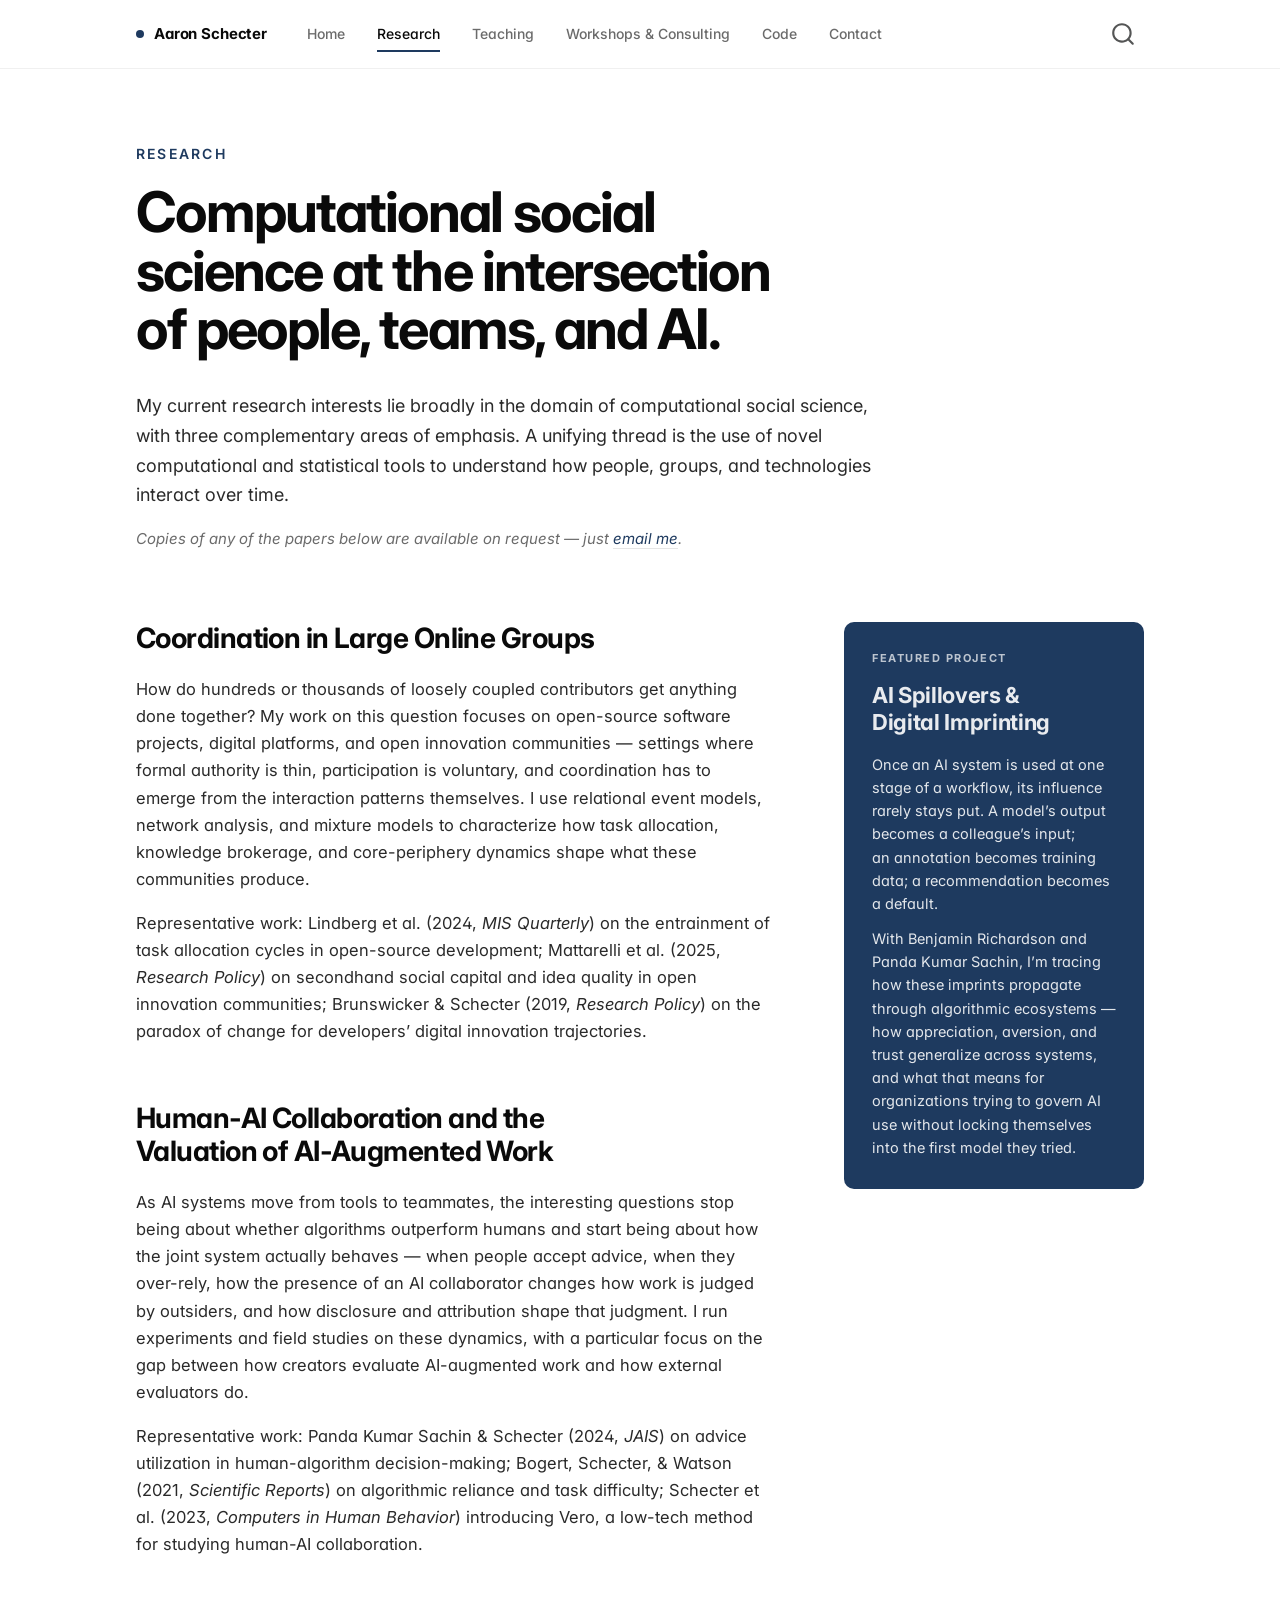
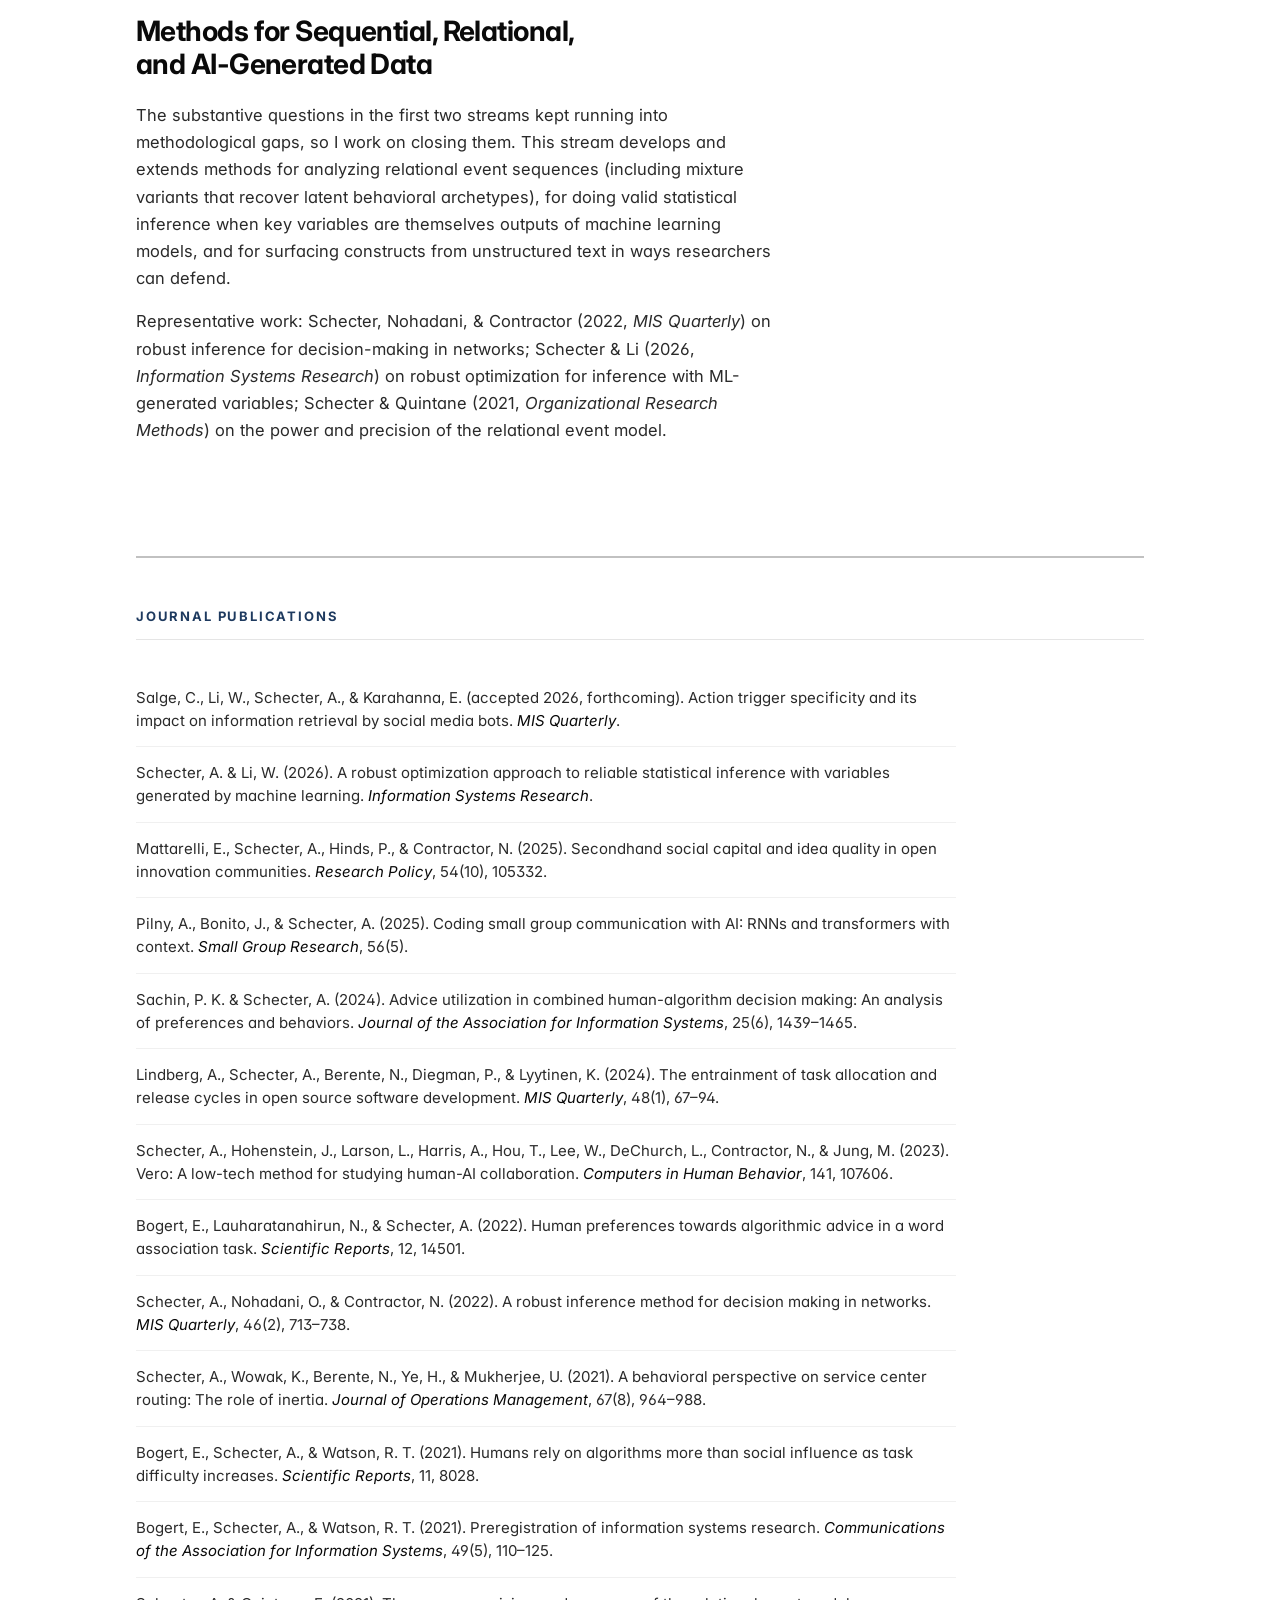
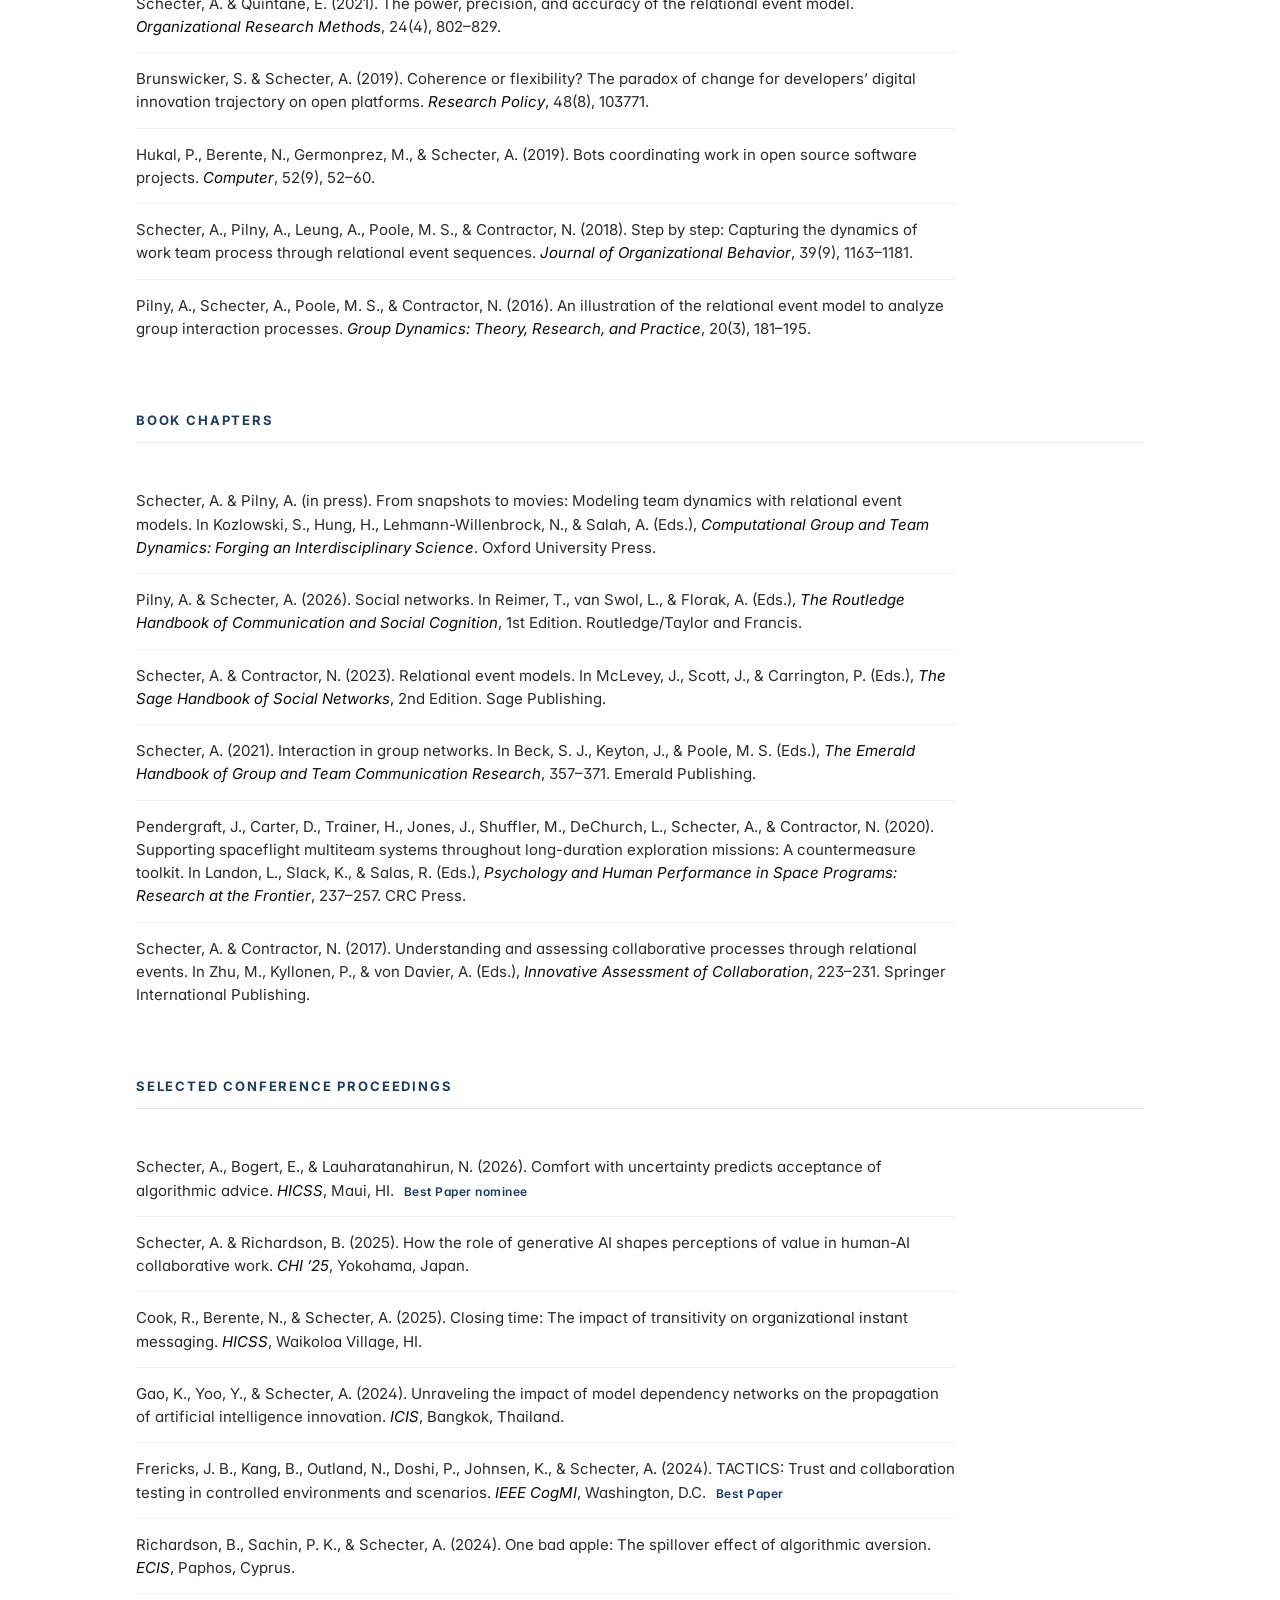
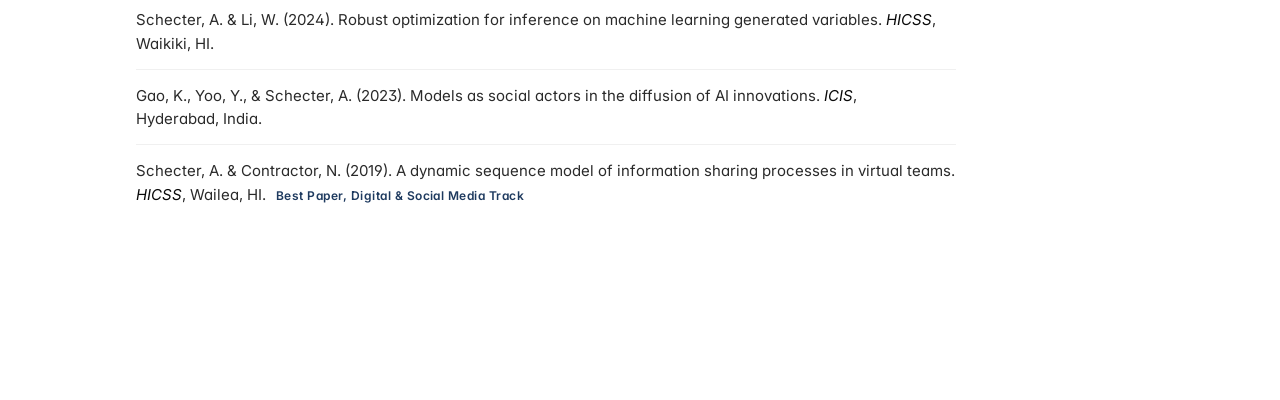
<file: research.html>
<!DOCTYPE html>
<html xmlns="http://www.w3.org/1999/xhtml" lang="en" xml:lang="en"><head>

<meta charset="utf-8">
<meta name="generator" content="quarto-1.9.37">

<meta name="viewport" content="width=device-width, initial-scale=1.0, user-scalable=yes">


<title>Research — Aaron Schecter – Aaron Schecter</title>
<style>
/* Default styles provided by pandoc.
** See https://pandoc.org/MANUAL.html#variables-for-html for config info.
*/
code{white-space: pre-wrap;}
span.smallcaps{font-variant: small-caps;}
div.columns{display: flex; gap: min(4vw, 1.5em);}
div.column{flex: auto; overflow-x: auto;}
div.hanging-indent{margin-left: 1.5em; text-indent: -1.5em;}
ul.task-list{list-style: none;}
ul.task-list li input[type="checkbox"] {
  width: 0.8em;
  margin: 0 0.8em 0.2em -1em; /* quarto-specific, see https://github.com/quarto-dev/quarto-cli/issues/4556 */ 
  vertical-align: middle;
}
</style>


<script src="site_libs/quarto-nav/quarto-nav.js"></script>
<script src="site_libs/clipboard/clipboard.min.js"></script>
<script src="site_libs/quarto-search/autocomplete.umd.js"></script>
<script src="site_libs/quarto-search/fuse.min.js"></script>
<script src="site_libs/quarto-search/quarto-search.js"></script>
<meta name="quarto:offset" content="./">
<script src="site_libs/quarto-html/quarto.js" type="module"></script>
<script src="site_libs/quarto-html/tabsets/tabsets.js" type="module"></script>
<script src="site_libs/quarto-html/popper.min.js"></script>
<script src="site_libs/quarto-html/tippy.umd.min.js"></script>
<script src="site_libs/quarto-html/anchor.min.js"></script>
<link href="site_libs/quarto-html/tippy.css" rel="stylesheet">
<link href="site_libs/quarto-html/quarto-syntax-highlighting-7f8f88aac4f3542376d5c11b86a4c14d.css" rel="stylesheet" id="quarto-text-highlighting-styles">
<script src="site_libs/bootstrap/bootstrap.min.js"></script>
<link href="site_libs/bootstrap/bootstrap-icons.css" rel="stylesheet">
<link href="site_libs/bootstrap/bootstrap-c7ab57aa33037bad7520c6cb9ec7d6ec.min.css" rel="stylesheet" append-hash="true" id="quarto-bootstrap" data-mode="light">
<script id="quarto-search-options" type="application/json">{
  "location": "navbar",
  "copy-button": false,
  "collapse-after": 3,
  "panel-placement": "end",
  "type": "overlay",
  "limit": 50,
  "keyboard-shortcut": [
    "f",
    "/",
    "s"
  ],
  "show-item-context": false,
  "language": {
    "search-no-results-text": "No results",
    "search-matching-documents-text": "matching documents",
    "search-copy-link-title": "Copy link to search",
    "search-hide-matches-text": "Hide additional matches",
    "search-more-match-text": "more match in this document",
    "search-more-matches-text": "more matches in this document",
    "search-clear-button-title": "Clear",
    "search-text-placeholder": "",
    "search-detached-cancel-button-title": "Cancel",
    "search-submit-button-title": "Submit",
    "search-label": "Search"
  }
}</script>
<link rel="preconnect" href="https://fonts.googleapis.com">
<link rel="preconnect" href="https://fonts.gstatic.com" crossorigin="">
<link href="https://fonts.googleapis.com/css2?family=Inter:wght@400;500;600;700&amp;display=swap" rel="stylesheet">


<link rel="stylesheet" href="styles.css">
</head>

<body class="nav-fixed quarto-light">

<div id="quarto-search-results"></div>
  <header id="quarto-header" class="headroom fixed-top">
    <nav class="navbar navbar-expand-lg " data-bs-theme="dark">
      <div class="navbar-container container-fluid">
      <div class="navbar-brand-container mx-auto">
    <a class="navbar-brand" href="./index.html">
    <span class="navbar-title">Aaron Schecter</span>
    </a>
  </div>
            <div id="quarto-search" class="" title="Search"></div>
          <button class="navbar-toggler" type="button" data-bs-toggle="collapse" data-bs-target="#navbarCollapse" aria-controls="navbarCollapse" role="menu" aria-expanded="false" aria-label="Toggle navigation" onclick="if (window.quartoToggleHeadroom) { window.quartoToggleHeadroom(); }">
  <span class="navbar-toggler-icon"></span>
</button>
          <div class="collapse navbar-collapse" id="navbarCollapse">
            <ul class="navbar-nav navbar-nav-scroll me-auto">
  <li class="nav-item">
    <a class="nav-link" href="./index.html"> 
<span class="menu-text">Home</span></a>
  </li>  
  <li class="nav-item">
    <a class="nav-link active" href="./research.html" aria-current="page"> 
<span class="menu-text">Research</span></a>
  </li>  
  <li class="nav-item">
    <a class="nav-link" href="./teaching.html"> 
<span class="menu-text">Teaching</span></a>
  </li>  
  <li class="nav-item">
    <a class="nav-link" href="./workshops.html"> 
<span class="menu-text">Workshops &amp; Consulting</span></a>
  </li>  
  <li class="nav-item">
    <a class="nav-link" href="./code.html"> 
<span class="menu-text">Code</span></a>
  </li>  
  <li class="nav-item">
    <a class="nav-link" href="./contact.html"> 
<span class="menu-text">Contact</span></a>
  </li>  
</ul>
          </div> <!-- /navcollapse -->
            <div class="quarto-navbar-tools">
</div>
      </div> <!-- /container-fluid -->
    </nav>
</header>
<!-- content -->
<div id="quarto-content" class="quarto-container page-columns page-rows-contents page-layout-full page-navbar">
<!-- sidebar -->
<!-- margin-sidebar -->
    
<!-- main -->
<main class="content column-page" id="quarto-document-content">

<header id="title-block-header" class="quarto-title-block default">
<div class="quarto-title">
<h1 class="title">Research</h1>
</div>



<div class="quarto-title-meta column-page">

    
  
    
  </div>
  


</header>


<div class="page">
<p><span class="page-eyebrow">Research</span></p>
<section id="computational-social-science-at-the-intersection-of-people-teams-and-ai." class="level1 page-title">
<h1 class="page-title">Computational social science at the intersection of people, teams, and AI.</h1>
<div class="page-intro">
<p>My current research interests lie broadly in the domain of computational social science, with three complementary areas of emphasis. A unifying thread is the use of novel computational and statistical tools to understand how people, groups, and technologies interact over time.</p>
</div>
<div class="inline-note">
<p>Copies of any of the papers below are available on request — just <a href="mailto:aschecter@uga.edu">email me</a>.</p>
</div>
<div class="streams-layout">
<div class="streams-col">
<section id="coordination-in-large-online-groups" class="level2 stream-title stream">
<h2 class="stream-title anchored" data-anchor-id="coordination-in-large-online-groups">Coordination in Large Online Groups</h2>
<p>How do hundreds or thousands of loosely coupled contributors get anything done together? My work on this question focuses on open-source software projects, digital platforms, and open innovation communities — settings where formal authority is thin, participation is voluntary, and coordination has to emerge from the interaction patterns themselves. I use relational event models, network analysis, and mixture models to characterize how task allocation, knowledge brokerage, and core-periphery dynamics shape what these communities produce.</p>
<div class="rep">
<p>Representative work: Lindberg et al.&nbsp;(2024, <em>MIS Quarterly</em>) on the entrainment of task allocation cycles in open-source development; Mattarelli et al.&nbsp;(2025, <em>Research Policy</em>) on secondhand social capital and idea quality in open innovation communities; Brunswicker &amp; Schecter (2019, <em>Research Policy</em>) on the paradox of change for developers’ digital innovation trajectories.</p>
</div>
</section>
<section id="human-ai-collaboration-and-the-valuation-of-ai-augmented-work" class="level2 stream-title stream">
<h2 class="stream-title anchored" data-anchor-id="human-ai-collaboration-and-the-valuation-of-ai-augmented-work">Human-AI Collaboration and the Valuation of AI-Augmented Work</h2>
<p>As AI systems move from tools to teammates, the interesting questions stop being about whether algorithms outperform humans and start being about how the joint system actually behaves — when people accept advice, when they over-rely, how the presence of an AI collaborator changes how work is judged by outsiders, and how disclosure and attribution shape that judgment. I run experiments and field studies on these dynamics, with a particular focus on the gap between how creators evaluate AI-augmented work and how external evaluators do.</p>
<div class="rep">
<p>Representative work: Panda Kumar Sachin &amp; Schecter (2024, <em>JAIS</em>) on advice utilization in human-algorithm decision-making; Bogert, Schecter, &amp; Watson (2021, <em>Scientific Reports</em>) on algorithmic reliance and task difficulty; Schecter et al.&nbsp;(2023, <em>Computers in Human Behavior</em>) introducing Vero, a low-tech method for studying human-AI collaboration.</p>
</div>
</section>
<section id="methods-for-sequential-relational-and-ai-generated-data" class="level2 stream-title stream">
<h2 class="stream-title anchored" data-anchor-id="methods-for-sequential-relational-and-ai-generated-data">Methods for Sequential, Relational, and AI-Generated Data</h2>
<p>The substantive questions in the first two streams kept running into methodological gaps, so I work on closing them. This stream develops and extends methods for analyzing relational event sequences (including mixture variants that recover latent behavioral archetypes), for doing valid statistical inference when key variables are themselves outputs of machine learning models, and for surfacing constructs from unstructured text in ways researchers can defend.</p>
<div class="rep">
<p>Representative work: Schecter, Nohadani, &amp; Contractor (2022, <em>MIS Quarterly</em>) on robust inference for decision-making in networks; Schecter &amp; Li (2026, <em>Information Systems Research</em>) on robust optimization for inference with ML-generated variables; Schecter &amp; Quintane (2021, <em>Organizational Research Methods</em>) on the power and precision of the relational event model.</p>
</div>
</section>
</div>
<div class="featured">
<p><span class="featured-eyebrow">Featured Project</span></p>
<section id="ai-spillovers-digital-imprinting" class="level3">
<h3 class="anchored" data-anchor-id="ai-spillovers-digital-imprinting">AI Spillovers &amp; Digital Imprinting</h3>
<p>Once an AI system is used at one stage of a workflow, its influence rarely stays put. A model’s output becomes a colleague’s input; an annotation becomes training data; a recommendation becomes a default.</p>
<p>With Benjamin Richardson and Panda Kumar Sachin, I’m tracing how these imprints propagate through algorithmic ecosystems — how appreciation, aversion, and trust generalize across systems, and what that means for organizations trying to govern AI use without locking themselves into the first model they tried.</p>
</section>
</div>
</div>
<hr>
<div class="pub-section">
<p><span class="section-label">Journal Publications</span></p>
<div class="pubs">
<ul>
<li>Salge, C., Li, W., Schecter, A., &amp; Karahanna, E. (accepted 2026, forthcoming). Action trigger specificity and its impact on information retrieval by social media bots. <em>MIS Quarterly</em>.</li>
<li>Schecter, A. &amp; Li, W. (2026). A robust optimization approach to reliable statistical inference with variables generated by machine learning. <em>Information Systems Research</em>.</li>
<li>Mattarelli, E., Schecter, A., Hinds, P., &amp; Contractor, N. (2025). Secondhand social capital and idea quality in open innovation communities. <em>Research Policy</em>, 54(10), 105332.</li>
<li>Pilny, A., Bonito, J., &amp; Schecter, A. (2025). Coding small group communication with AI: RNNs and transformers with context. <em>Small Group Research</em>, 56(5).</li>
<li>Sachin, P. K. &amp; Schecter, A. (2024). Advice utilization in combined human-algorithm decision making: An analysis of preferences and behaviors. <em>Journal of the Association for Information Systems</em>, 25(6), 1439–1465.</li>
<li>Lindberg, A., Schecter, A., Berente, N., Diegman, P., &amp; Lyytinen, K. (2024). The entrainment of task allocation and release cycles in open source software development. <em>MIS Quarterly</em>, 48(1), 67–94.</li>
<li>Schecter, A., Hohenstein, J., Larson, L., Harris, A., Hou, T., Lee, W., DeChurch, L., Contractor, N., &amp; Jung, M. (2023). Vero: A low-tech method for studying human-AI collaboration. <em>Computers in Human Behavior</em>, 141, 107606.</li>
<li>Bogert, E., Lauharatanahirun, N., &amp; Schecter, A. (2022). Human preferences towards algorithmic advice in a word association task. <em>Scientific Reports</em>, 12, 14501.</li>
<li>Schecter, A., Nohadani, O., &amp; Contractor, N. (2022). A robust inference method for decision making in networks. <em>MIS Quarterly</em>, 46(2), 713–738.</li>
<li>Schecter, A., Wowak, K., Berente, N., Ye, H., &amp; Mukherjee, U. (2021). A behavioral perspective on service center routing: The role of inertia. <em>Journal of Operations Management</em>, 67(8), 964–988.</li>
<li>Bogert, E., Schecter, A., &amp; Watson, R. T. (2021). Humans rely on algorithms more than social influence as task difficulty increases. <em>Scientific Reports</em>, 11, 8028.</li>
<li>Bogert, E., Schecter, A., &amp; Watson, R. T. (2021). Preregistration of information systems research. <em>Communications of the Association for Information Systems</em>, 49(5), 110–125.</li>
<li>Schecter, A. &amp; Quintane, E. (2021). The power, precision, and accuracy of the relational event model. <em>Organizational Research Methods</em>, 24(4), 802–829.</li>
<li>Brunswicker, S. &amp; Schecter, A. (2019). Coherence or flexibility? The paradox of change for developers’ digital innovation trajectory on open platforms. <em>Research Policy</em>, 48(8), 103771.</li>
<li>Hukal, P., Berente, N., Germonprez, M., &amp; Schecter, A. (2019). Bots coordinating work in open source software projects. <em>Computer</em>, 52(9), 52–60.</li>
<li>Schecter, A., Pilny, A., Leung, A., Poole, M. S., &amp; Contractor, N. (2018). Step by step: Capturing the dynamics of work team process through relational event sequences. <em>Journal of Organizational Behavior</em>, 39(9), 1163–1181.</li>
<li>Pilny, A., Schecter, A., Poole, M. S., &amp; Contractor, N. (2016). An illustration of the relational event model to analyze group interaction processes. <em>Group Dynamics: Theory, Research, and Practice</em>, 20(3), 181–195.</li>
</ul>
</div>
</div>
<div class="pub-section">
<p><span class="section-label">Book Chapters</span></p>
<div class="pubs">
<ul>
<li>Schecter, A. &amp; Pilny, A. (in press). From snapshots to movies: Modeling team dynamics with relational event models. In Kozlowski, S., Hung, H., Lehmann-Willenbrock, N., &amp; Salah, A. (Eds.), <em>Computational Group and Team Dynamics: Forging an Interdisciplinary Science</em>. Oxford University Press.</li>
<li>Pilny, A. &amp; Schecter, A. (2026). Social networks. In Reimer, T., van Swol, L., &amp; Florak, A. (Eds.), <em>The Routledge Handbook of Communication and Social Cognition</em>, 1st Edition. Routledge/Taylor and Francis.</li>
<li>Schecter, A. &amp; Contractor, N. (2023). Relational event models. In McLevey, J., Scott, J., &amp; Carrington, P. (Eds.), <em>The Sage Handbook of Social Networks</em>, 2nd Edition. Sage Publishing.</li>
<li>Schecter, A. (2021). Interaction in group networks. In Beck, S. J., Keyton, J., &amp; Poole, M. S. (Eds.), <em>The Emerald Handbook of Group and Team Communication Research</em>, 357–371. Emerald Publishing.</li>
<li>Pendergraft, J., Carter, D., Trainer, H., Jones, J., Shuffler, M., DeChurch, L., Schecter, A., &amp; Contractor, N. (2020). Supporting spaceflight multiteam systems throughout long-duration exploration missions: A countermeasure toolkit. In Landon, L., Slack, K., &amp; Salas, R. (Eds.), <em>Psychology and Human Performance in Space Programs: Research at the Frontier</em>, 237–257. CRC Press.</li>
<li>Schecter, A. &amp; Contractor, N. (2017). Understanding and assessing collaborative processes through relational events. In Zhu, M., Kyllonen, P., &amp; von Davier, A. (Eds.), <em>Innovative Assessment of Collaboration</em>, 223–231. Springer International Publishing.</li>
</ul>
</div>
</div>
<div class="pub-section">
<p><span class="section-label">Selected Conference Proceedings</span></p>
<div class="pubs">
<ul>
<li>Schecter, A., Bogert, E., &amp; Lauharatanahirun, N. (2026). Comfort with uncertainty predicts acceptance of algorithmic advice. <em>HICSS</em>, Maui, HI. <span class="award">Best Paper nominee</span></li>
<li>Schecter, A. &amp; Richardson, B. (2025). How the role of generative AI shapes perceptions of value in human-AI collaborative work. <em>CHI ’25</em>, Yokohama, Japan.</li>
<li>Cook, R., Berente, N., &amp; Schecter, A. (2025). Closing time: The impact of transitivity on organizational instant messaging. <em>HICSS</em>, Waikoloa Village, HI.</li>
<li>Gao, K., Yoo, Y., &amp; Schecter, A. (2024). Unraveling the impact of model dependency networks on the propagation of artificial intelligence innovation. <em>ICIS</em>, Bangkok, Thailand.</li>
<li>Frericks, J. B., Kang, B., Outland, N., Doshi, P., Johnsen, K., &amp; Schecter, A. (2024). TACTICS: Trust and collaboration testing in controlled environments and scenarios. <em>IEEE CogMI</em>, Washington, D.C. <span class="award">Best Paper</span></li>
<li>Richardson, B., Sachin, P. K., &amp; Schecter, A. (2024). One bad apple: The spillover effect of algorithmic aversion. <em>ECIS</em>, Paphos, Cyprus.</li>
<li>Schecter, A. &amp; Li, W. (2024). Robust optimization for inference on machine learning generated variables. <em>HICSS</em>, Waikiki, HI.</li>
<li>Gao, K., Yoo, Y., &amp; Schecter, A. (2023). Models as social actors in the diffusion of AI innovations. <em>ICIS</em>, Hyderabad, India.</li>
<li>Schecter, A. &amp; Contractor, N. (2019). A dynamic sequence model of information sharing processes in virtual teams. <em>HICSS</em>, Wailea, HI. <span class="award">Best Paper, Digital &amp; Social Media Track</span></li>
</ul>
</div>
</div>
</section>
</div>



</main> <!-- /main -->
<script id="quarto-html-after-body" type="application/javascript">
  window.document.addEventListener("DOMContentLoaded", function (event) {
    const icon = "";
    const anchorJS = new window.AnchorJS();
    anchorJS.options = {
      placement: 'right',
      icon: icon
    };
    anchorJS.add('.anchored');
    const isCodeAnnotation = (el) => {
      for (const clz of el.classList) {
        if (clz.startsWith('code-annotation-')) {                     
          return true;
        }
      }
      return false;
    }
    const onCopySuccess = function(e) {
      // button target
      const button = e.trigger;
      // don't keep focus
      button.blur();
      // flash "checked"
      button.classList.add('code-copy-button-checked');
      var currentTitle = button.getAttribute("title");
      button.setAttribute("title", "Copied!");
      let tooltip;
      if (window.bootstrap) {
        button.setAttribute("data-bs-toggle", "tooltip");
        button.setAttribute("data-bs-placement", "left");
        button.setAttribute("data-bs-title", "Copied!");
        tooltip = new bootstrap.Tooltip(button, 
          { trigger: "manual", 
            customClass: "code-copy-button-tooltip",
            offset: [0, -8]});
        tooltip.show();    
      }
      setTimeout(function() {
        if (tooltip) {
          tooltip.hide();
          button.removeAttribute("data-bs-title");
          button.removeAttribute("data-bs-toggle");
          button.removeAttribute("data-bs-placement");
        }
        button.setAttribute("title", currentTitle);
        button.classList.remove('code-copy-button-checked');
      }, 1000);
      // clear code selection
      e.clearSelection();
    }
    const getTextToCopy = function(trigger) {
      const outerScaffold = trigger.parentElement.cloneNode(true);
      const codeEl = outerScaffold.querySelector('code');
      for (const childEl of codeEl.children) {
        if (isCodeAnnotation(childEl)) {
          childEl.remove();
        }
      }
      return codeEl.innerText;
    }
    const clipboard = new window.ClipboardJS('.code-copy-button:not([data-in-quarto-modal])', {
      text: getTextToCopy
    });
    clipboard.on('success', onCopySuccess);
    if (window.document.getElementById('quarto-embedded-source-code-modal')) {
      const clipboardModal = new window.ClipboardJS('.code-copy-button[data-in-quarto-modal]', {
        text: getTextToCopy,
        container: window.document.getElementById('quarto-embedded-source-code-modal')
      });
      clipboardModal.on('success', onCopySuccess);
    }
      var localhostRegex = new RegExp(/^(?:http|https):\/\/localhost\:?[0-9]*\//);
      var mailtoRegex = new RegExp(/^mailto:/);
        var filterRegex = new RegExp("https:\/\/aschecter\.github\.io");
      var isInternal = (href) => {
          return filterRegex.test(href) || localhostRegex.test(href) || mailtoRegex.test(href);
      }
      // Inspect non-navigation links and adorn them if external
     var links = window.document.querySelectorAll('a[href]:not(.nav-link):not(.navbar-brand):not(.toc-action):not(.sidebar-link):not(.sidebar-item-toggle):not(.pagination-link):not(.no-external):not([aria-hidden]):not(.dropdown-item):not(.quarto-navigation-tool):not(.about-link)');
      for (var i=0; i<links.length; i++) {
        const link = links[i];
        if (!isInternal(link.href)) {
          // undo the damage that might have been done by quarto-nav.js in the case of
          // links that we want to consider external
          if (link.dataset.originalHref !== undefined) {
            link.href = link.dataset.originalHref;
          }
        }
      }
    function tippyHover(el, contentFn, onTriggerFn, onUntriggerFn) {
      const config = {
        allowHTML: true,
        maxWidth: 500,
        delay: 100,
        arrow: false,
        appendTo: function(el) {
            return el.parentElement;
        },
        interactive: true,
        interactiveBorder: 10,
        theme: 'quarto',
        placement: 'bottom-start',
      };
      if (contentFn) {
        config.content = contentFn;
      }
      if (onTriggerFn) {
        config.onTrigger = onTriggerFn;
      }
      if (onUntriggerFn) {
        config.onUntrigger = onUntriggerFn;
      }
      window.tippy(el, config); 
    }
    const noterefs = window.document.querySelectorAll('a[role="doc-noteref"]');
    for (var i=0; i<noterefs.length; i++) {
      const ref = noterefs[i];
      tippyHover(ref, function() {
        // use id or data attribute instead here
        let href = ref.getAttribute('data-footnote-href') || ref.getAttribute('href');
        try { href = new URL(href).hash; } catch {}
        const id = href.replace(/^#\/?/, "");
        const note = window.document.getElementById(id);
        if (note) {
          return note.innerHTML;
        } else {
          return "";
        }
      });
    }
    const xrefs = window.document.querySelectorAll('a.quarto-xref');
    const processXRef = (id, note) => {
      // Strip column container classes
      const stripColumnClz = (el) => {
        el.classList.remove("page-full", "page-columns");
        if (el.children) {
          for (const child of el.children) {
            stripColumnClz(child);
          }
        }
      }
      stripColumnClz(note)
      if (id === null || id.startsWith('sec-')) {
        // Special case sections, only their first couple elements
        const container = document.createElement("div");
        if (note.children && note.children.length > 2) {
          container.appendChild(note.children[0].cloneNode(true));
          for (let i = 1; i < note.children.length; i++) {
            const child = note.children[i];
            if (child.tagName === "P" && child.innerText === "") {
              continue;
            } else {
              container.appendChild(child.cloneNode(true));
              break;
            }
          }
          if (window.Quarto?.typesetMath) {
            window.Quarto.typesetMath(container);
          }
          return container.innerHTML
        } else {
          if (window.Quarto?.typesetMath) {
            window.Quarto.typesetMath(note);
          }
          return note.innerHTML;
        }
      } else {
        // Remove any anchor links if they are present
        const anchorLink = note.querySelector('a.anchorjs-link');
        if (anchorLink) {
          anchorLink.remove();
        }
        if (window.Quarto?.typesetMath) {
          window.Quarto.typesetMath(note);
        }
        if (note.classList.contains("callout")) {
          return note.outerHTML;
        } else {
          return note.innerHTML;
        }
      }
    }
    for (var i=0; i<xrefs.length; i++) {
      const xref = xrefs[i];
      tippyHover(xref, undefined, function(instance) {
        instance.disable();
        let url = xref.getAttribute('href');
        let hash = undefined; 
        if (url.startsWith('#')) {
          hash = url;
        } else {
          try { hash = new URL(url).hash; } catch {}
        }
        if (hash) {
          const id = hash.replace(/^#\/?/, "");
          const note = window.document.getElementById(id);
          if (note !== null) {
            try {
              const html = processXRef(id, note.cloneNode(true));
              instance.setContent(html);
            } finally {
              instance.enable();
              instance.show();
            }
          } else {
            // See if we can fetch this
            fetch(url.split('#')[0])
            .then(res => res.text())
            .then(html => {
              const parser = new DOMParser();
              const htmlDoc = parser.parseFromString(html, "text/html");
              const note = htmlDoc.getElementById(id);
              if (note !== null) {
                const html = processXRef(id, note);
                instance.setContent(html);
              } 
            }).finally(() => {
              instance.enable();
              instance.show();
            });
          }
        } else {
          // See if we can fetch a full url (with no hash to target)
          // This is a special case and we should probably do some content thinning / targeting
          fetch(url)
          .then(res => res.text())
          .then(html => {
            const parser = new DOMParser();
            const htmlDoc = parser.parseFromString(html, "text/html");
            const note = htmlDoc.querySelector('main.content');
            if (note !== null) {
              // This should only happen for chapter cross references
              // (since there is no id in the URL)
              // remove the first header
              if (note.children.length > 0 && note.children[0].tagName === "HEADER") {
                note.children[0].remove();
              }
              const html = processXRef(null, note);
              instance.setContent(html);
            } 
          }).finally(() => {
            instance.enable();
            instance.show();
          });
        }
      }, function(instance) {
      });
    }
        let selectedAnnoteEl;
        const selectorForAnnotation = ( cell, annotation) => {
          let cellAttr = 'data-code-cell="' + cell + '"';
          let lineAttr = 'data-code-annotation="' +  annotation + '"';
          const selector = 'span[' + cellAttr + '][' + lineAttr + ']';
          return selector;
        }
        const selectCodeLines = (annoteEl) => {
          const doc = window.document;
          const targetCell = annoteEl.getAttribute("data-target-cell");
          const targetAnnotation = annoteEl.getAttribute("data-target-annotation");
          const annoteSpan = window.document.querySelector(selectorForAnnotation(targetCell, targetAnnotation));
          const lines = annoteSpan.getAttribute("data-code-lines").split(",");
          const lineIds = lines.map((line) => {
            return targetCell + "-" + line;
          })
          let top = null;
          let height = null;
          let parent = null;
          if (lineIds.length > 0) {
              //compute the position of the single el (top and bottom and make a div)
              const el = window.document.getElementById(lineIds[0]);
              top = el.offsetTop;
              height = el.offsetHeight;
              parent = el.parentElement.parentElement;
            if (lineIds.length > 1) {
              const lastEl = window.document.getElementById(lineIds[lineIds.length - 1]);
              const bottom = lastEl.offsetTop + lastEl.offsetHeight;
              height = bottom - top;
            }
            if (top !== null && height !== null && parent !== null) {
              // cook up a div (if necessary) and position it 
              let div = window.document.getElementById("code-annotation-line-highlight");
              if (div === null) {
                div = window.document.createElement("div");
                div.setAttribute("id", "code-annotation-line-highlight");
                div.style.position = 'absolute';
                parent.appendChild(div);
              }
              div.style.top = top - 2 + "px";
              div.style.height = height + 4 + "px";
              div.style.left = 0;
              let gutterDiv = window.document.getElementById("code-annotation-line-highlight-gutter");
              if (gutterDiv === null) {
                gutterDiv = window.document.createElement("div");
                gutterDiv.setAttribute("id", "code-annotation-line-highlight-gutter");
                gutterDiv.style.position = 'absolute';
                const codeCell = window.document.getElementById(targetCell);
                const gutter = codeCell.querySelector('.code-annotation-gutter');
                gutter.appendChild(gutterDiv);
              }
              gutterDiv.style.top = top - 2 + "px";
              gutterDiv.style.height = height + 4 + "px";
            }
            selectedAnnoteEl = annoteEl;
          }
        };
        const unselectCodeLines = () => {
          const elementsIds = ["code-annotation-line-highlight", "code-annotation-line-highlight-gutter"];
          elementsIds.forEach((elId) => {
            const div = window.document.getElementById(elId);
            if (div) {
              div.remove();
            }
          });
          selectedAnnoteEl = undefined;
        };
          // Handle positioning of the toggle
      window.addEventListener(
        "resize",
        throttle(() => {
          elRect = undefined;
          if (selectedAnnoteEl) {
            selectCodeLines(selectedAnnoteEl);
          }
        }, 10)
      );
      function throttle(fn, ms) {
      let throttle = false;
      let timer;
        return (...args) => {
          if(!throttle) { // first call gets through
              fn.apply(this, args);
              throttle = true;
          } else { // all the others get throttled
              if(timer) clearTimeout(timer); // cancel #2
              timer = setTimeout(() => {
                fn.apply(this, args);
                timer = throttle = false;
              }, ms);
          }
        };
      }
        // Attach click handler to the DT
        const annoteDls = window.document.querySelectorAll('dt[data-target-cell]');
        for (const annoteDlNode of annoteDls) {
          annoteDlNode.addEventListener('click', (event) => {
            const clickedEl = event.target;
            if (clickedEl !== selectedAnnoteEl) {
              unselectCodeLines();
              const activeEl = window.document.querySelector('dt[data-target-cell].code-annotation-active');
              if (activeEl) {
                activeEl.classList.remove('code-annotation-active');
              }
              selectCodeLines(clickedEl);
              clickedEl.classList.add('code-annotation-active');
            } else {
              // Unselect the line
              unselectCodeLines();
              clickedEl.classList.remove('code-annotation-active');
            }
          });
        }
    const findCites = (el) => {
      const parentEl = el.parentElement;
      if (parentEl) {
        const cites = parentEl.dataset.cites;
        if (cites) {
          return {
            el,
            cites: cites.split(' ')
          };
        } else {
          return findCites(el.parentElement)
        }
      } else {
        return undefined;
      }
    };
    var bibliorefs = window.document.querySelectorAll('a[role="doc-biblioref"]');
    for (var i=0; i<bibliorefs.length; i++) {
      const ref = bibliorefs[i];
      const citeInfo = findCites(ref);
      if (citeInfo) {
        tippyHover(citeInfo.el, function() {
          var popup = window.document.createElement('div');
          citeInfo.cites.forEach(function(cite) {
            var citeDiv = window.document.createElement('div');
            citeDiv.classList.add('hanging-indent');
            citeDiv.classList.add('csl-entry');
            var biblioDiv = window.document.getElementById('ref-' + cite);
            if (biblioDiv) {
              citeDiv.innerHTML = biblioDiv.innerHTML;
            }
            popup.appendChild(citeDiv);
          });
          return popup.innerHTML;
        });
      }
    }
  });
  </script>
</div> <!-- /content -->




</body></html>
</file>
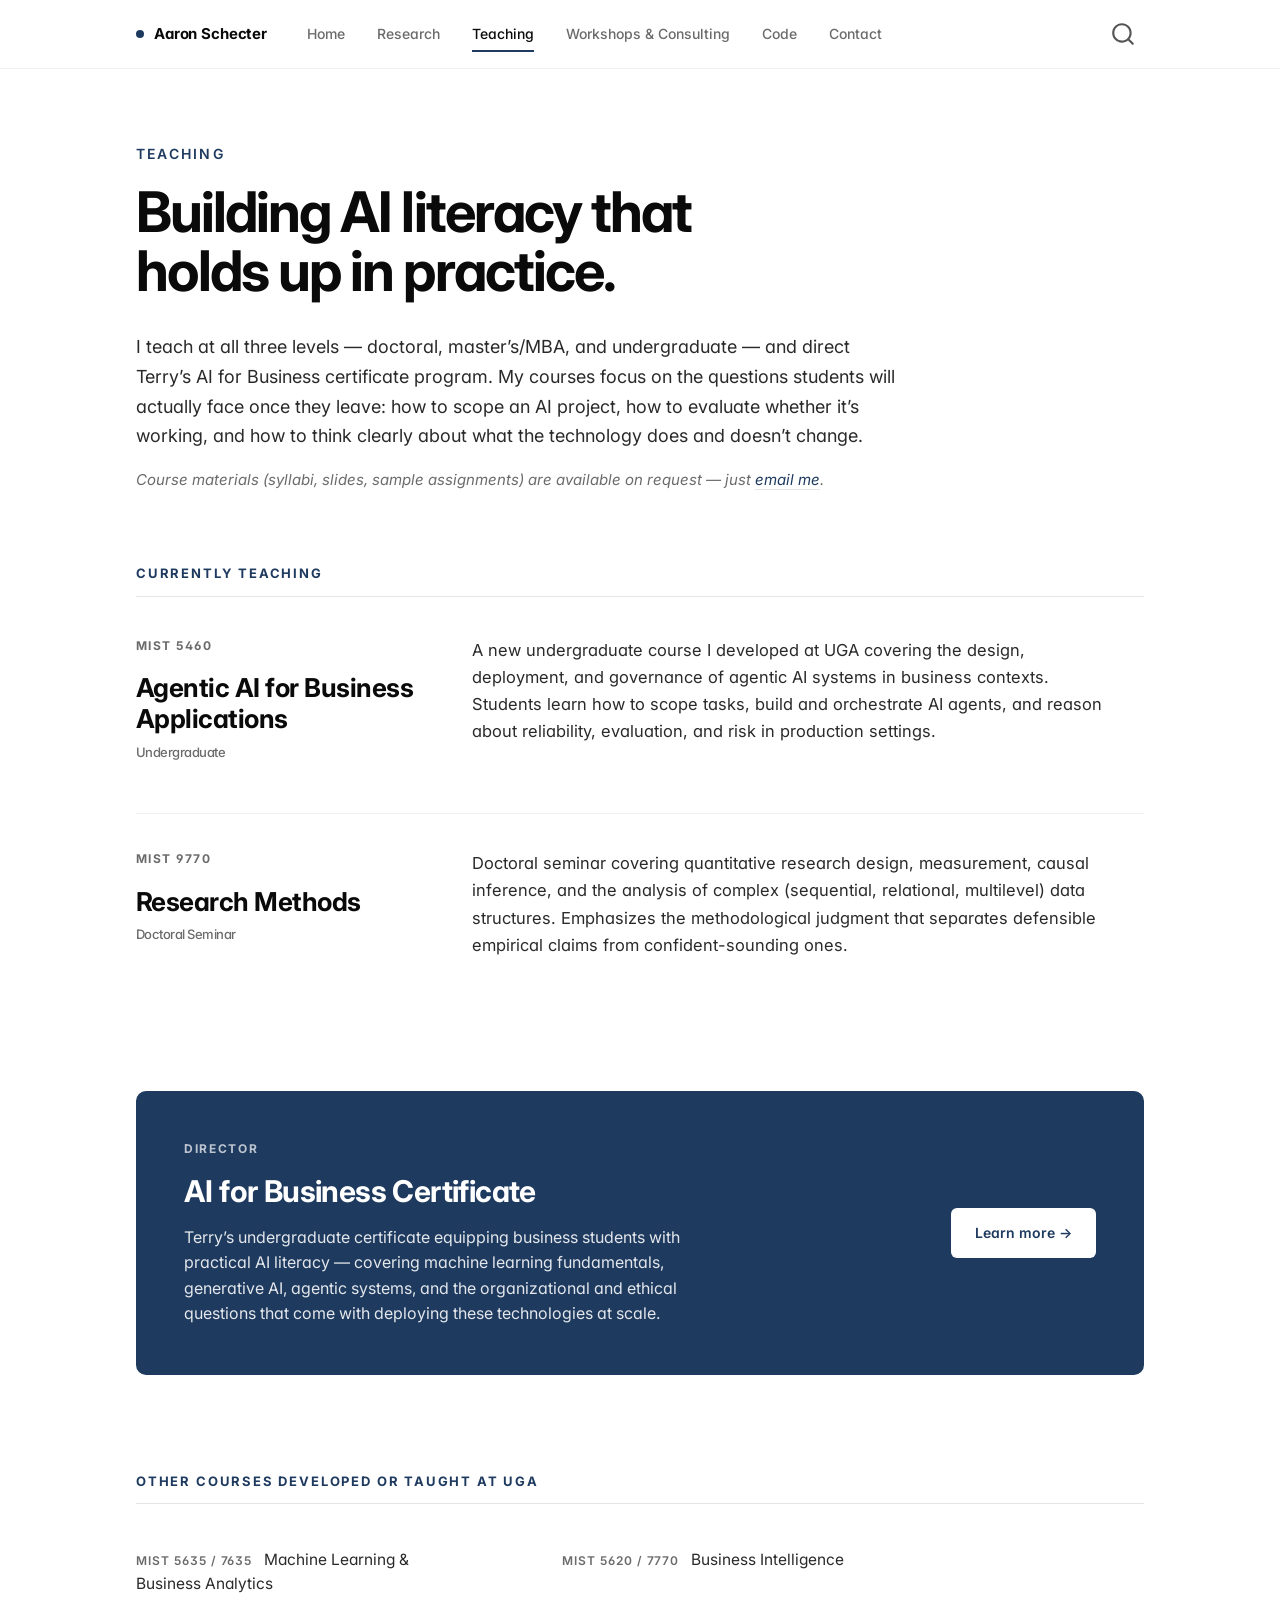
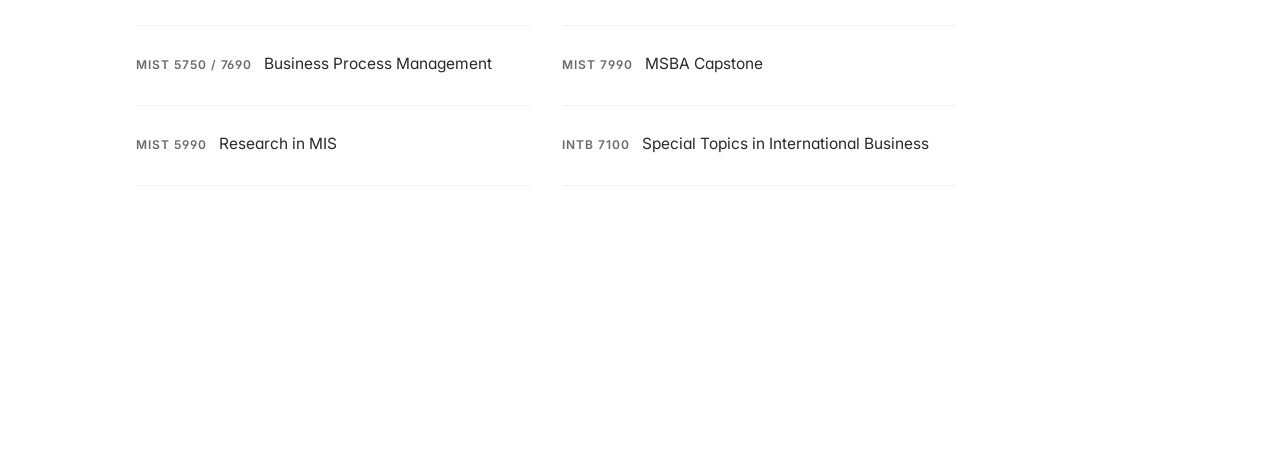
<file: teaching.html>
<!DOCTYPE html>
<html xmlns="http://www.w3.org/1999/xhtml" lang="en" xml:lang="en"><head>

<meta charset="utf-8">
<meta name="generator" content="quarto-1.9.37">

<meta name="viewport" content="width=device-width, initial-scale=1.0, user-scalable=yes">


<title>Teaching — Aaron Schecter – Aaron Schecter</title>
<style>
/* Default styles provided by pandoc.
** See https://pandoc.org/MANUAL.html#variables-for-html for config info.
*/
code{white-space: pre-wrap;}
span.smallcaps{font-variant: small-caps;}
div.columns{display: flex; gap: min(4vw, 1.5em);}
div.column{flex: auto; overflow-x: auto;}
div.hanging-indent{margin-left: 1.5em; text-indent: -1.5em;}
ul.task-list{list-style: none;}
ul.task-list li input[type="checkbox"] {
  width: 0.8em;
  margin: 0 0.8em 0.2em -1em; /* quarto-specific, see https://github.com/quarto-dev/quarto-cli/issues/4556 */ 
  vertical-align: middle;
}
</style>


<script src="site_libs/quarto-nav/quarto-nav.js"></script>
<script src="site_libs/clipboard/clipboard.min.js"></script>
<script src="site_libs/quarto-search/autocomplete.umd.js"></script>
<script src="site_libs/quarto-search/fuse.min.js"></script>
<script src="site_libs/quarto-search/quarto-search.js"></script>
<meta name="quarto:offset" content="./">
<script src="site_libs/quarto-html/quarto.js" type="module"></script>
<script src="site_libs/quarto-html/tabsets/tabsets.js" type="module"></script>
<script src="site_libs/quarto-html/popper.min.js"></script>
<script src="site_libs/quarto-html/tippy.umd.min.js"></script>
<script src="site_libs/quarto-html/anchor.min.js"></script>
<link href="site_libs/quarto-html/tippy.css" rel="stylesheet">
<link href="site_libs/quarto-html/quarto-syntax-highlighting-7f8f88aac4f3542376d5c11b86a4c14d.css" rel="stylesheet" id="quarto-text-highlighting-styles">
<script src="site_libs/bootstrap/bootstrap.min.js"></script>
<link href="site_libs/bootstrap/bootstrap-icons.css" rel="stylesheet">
<link href="site_libs/bootstrap/bootstrap-c7ab57aa33037bad7520c6cb9ec7d6ec.min.css" rel="stylesheet" append-hash="true" id="quarto-bootstrap" data-mode="light">
<script id="quarto-search-options" type="application/json">{
  "location": "navbar",
  "copy-button": false,
  "collapse-after": 3,
  "panel-placement": "end",
  "type": "overlay",
  "limit": 50,
  "keyboard-shortcut": [
    "f",
    "/",
    "s"
  ],
  "show-item-context": false,
  "language": {
    "search-no-results-text": "No results",
    "search-matching-documents-text": "matching documents",
    "search-copy-link-title": "Copy link to search",
    "search-hide-matches-text": "Hide additional matches",
    "search-more-match-text": "more match in this document",
    "search-more-matches-text": "more matches in this document",
    "search-clear-button-title": "Clear",
    "search-text-placeholder": "",
    "search-detached-cancel-button-title": "Cancel",
    "search-submit-button-title": "Submit",
    "search-label": "Search"
  }
}</script>
<link rel="preconnect" href="https://fonts.googleapis.com">
<link rel="preconnect" href="https://fonts.gstatic.com" crossorigin="">
<link href="https://fonts.googleapis.com/css2?family=Inter:wght@400;500;600;700&amp;display=swap" rel="stylesheet">


<link rel="stylesheet" href="styles.css">
</head>

<body class="nav-fixed quarto-light">

<div id="quarto-search-results"></div>
  <header id="quarto-header" class="headroom fixed-top">
    <nav class="navbar navbar-expand-lg " data-bs-theme="dark">
      <div class="navbar-container container-fluid">
      <div class="navbar-brand-container mx-auto">
    <a class="navbar-brand" href="./index.html">
    <span class="navbar-title">Aaron Schecter</span>
    </a>
  </div>
            <div id="quarto-search" class="" title="Search"></div>
          <button class="navbar-toggler" type="button" data-bs-toggle="collapse" data-bs-target="#navbarCollapse" aria-controls="navbarCollapse" role="menu" aria-expanded="false" aria-label="Toggle navigation" onclick="if (window.quartoToggleHeadroom) { window.quartoToggleHeadroom(); }">
  <span class="navbar-toggler-icon"></span>
</button>
          <div class="collapse navbar-collapse" id="navbarCollapse">
            <ul class="navbar-nav navbar-nav-scroll me-auto">
  <li class="nav-item">
    <a class="nav-link" href="./index.html"> 
<span class="menu-text">Home</span></a>
  </li>  
  <li class="nav-item">
    <a class="nav-link" href="./research.html"> 
<span class="menu-text">Research</span></a>
  </li>  
  <li class="nav-item">
    <a class="nav-link active" href="./teaching.html" aria-current="page"> 
<span class="menu-text">Teaching</span></a>
  </li>  
  <li class="nav-item">
    <a class="nav-link" href="./workshops.html"> 
<span class="menu-text">Workshops &amp; Consulting</span></a>
  </li>  
  <li class="nav-item">
    <a class="nav-link" href="./code.html"> 
<span class="menu-text">Code</span></a>
  </li>  
  <li class="nav-item">
    <a class="nav-link" href="./contact.html"> 
<span class="menu-text">Contact</span></a>
  </li>  
</ul>
          </div> <!-- /navcollapse -->
            <div class="quarto-navbar-tools">
</div>
      </div> <!-- /container-fluid -->
    </nav>
</header>
<!-- content -->
<div id="quarto-content" class="quarto-container page-columns page-rows-contents page-layout-full page-navbar">
<!-- sidebar -->
<!-- margin-sidebar -->
    
<!-- main -->
<main class="content column-page" id="quarto-document-content">

<header id="title-block-header" class="quarto-title-block default">
<div class="quarto-title">
<h1 class="title">Teaching</h1>
</div>



<div class="quarto-title-meta column-page">

    
  
    
  </div>
  


</header>


<div class="page">
<p><span class="page-eyebrow">Teaching</span></p>
<section id="building-ai-literacy-that-holds-up-in-practice." class="level1 page-title">
<h1 class="page-title">Building AI literacy that holds up in practice.</h1>
<div class="page-intro">
<p>I teach at all three levels — doctoral, master’s/MBA, and undergraduate — and direct Terry’s AI for Business certificate program. My courses focus on the questions students will actually face once they leave: how to scope an AI project, how to evaluate whether it’s working, and how to think clearly about what the technology does and doesn’t change.</p>
</div>
<div class="inline-note">
<p>Course materials (syllabi, slides, sample assignments) are available on request — just <a href="mailto:aschecter@uga.edu">email me</a>.</p>
</div>
<section>
<p><span class="section-label">Currently Teaching</span></p>
<div class="item-row">
<div class="item-row-label">
<p><span class="code-label">MIST 5460</span></p>
<section id="agentic-ai-for-business-applications" class="level2 item-title">
<h2 class="item-title anchored" data-anchor-id="agentic-ai-for-business-applications">Agentic AI for Business Applications</h2>
<p><span class="item-level">Undergraduate</span></p>
</section>
</div>
<div class="item-body">
<p>A new undergraduate course I developed at UGA covering the design, deployment, and governance of agentic AI systems in business contexts. Students learn how to scope tasks, build and orchestrate AI agents, and reason about reliability, evaluation, and risk in production settings.</p>
</div>
</div>
<div class="item-row">
<div class="item-row-label">
<p><span class="code-label">MIST 9770</span></p>
<section id="research-methods" class="level2 item-title">
<h2 class="item-title anchored" data-anchor-id="research-methods">Research Methods</h2>
<p><span class="item-level">Doctoral Seminar</span></p>
</section>
</div>
<div class="item-body">
<p>Doctoral seminar covering quantitative research design, measurement, causal inference, and the analysis of complex (sequential, relational, multilevel) data structures. Emphasizes the methodological judgment that separates defensible empirical claims from confident-sounding ones.</p>
</div>
</div>
</section>
<div class="cert-block">
<div class="cert-text">
<p><span class="cert-eyebrow">Director</span></p>
<section id="ai-for-business-certificate" class="level2">
<h2 class="anchored" data-anchor-id="ai-for-business-certificate">AI for Business Certificate</h2>
<p>Terry’s undergraduate certificate equipping business students with practical AI literacy — covering machine learning fundamentals, generative AI, agentic systems, and the organizational and ethical questions that come with deploying these technologies at scale.</p>
</section>
</div>
<p><a href="https://www.terry.uga.edu/certificates/artificial-intelligence/" class="cert-button">Learn more →</a></p>
</div>
<section>
<p><span class="section-label">Other Courses Developed or Taught at UGA</span></p>
<div class="other-courses-grid">
<div class="other-course">
<p><span class="code">MIST 5635 / 7635</span> Machine Learning &amp; Business Analytics</p>
</div>
<div class="other-course">
<p><span class="code">MIST 5620 / 7770</span> Business Intelligence</p>
</div>
<div class="other-course">
<p><span class="code">MIST 5750 / 7690</span> Business Process Management</p>
</div>
<div class="other-course">
<p><span class="code">MIST 7990</span> MSBA Capstone</p>
</div>
<div class="other-course">
<p><span class="code">MIST 5990</span> Research in MIS</p>
</div>
<div class="other-course">
<p><span class="code">INTB 7100</span> Special Topics in International Business</p>
</div>
</div>
</section>
</section>
</div>



</main> <!-- /main -->
<script id="quarto-html-after-body" type="application/javascript">
  window.document.addEventListener("DOMContentLoaded", function (event) {
    const icon = "";
    const anchorJS = new window.AnchorJS();
    anchorJS.options = {
      placement: 'right',
      icon: icon
    };
    anchorJS.add('.anchored');
    const isCodeAnnotation = (el) => {
      for (const clz of el.classList) {
        if (clz.startsWith('code-annotation-')) {                     
          return true;
        }
      }
      return false;
    }
    const onCopySuccess = function(e) {
      // button target
      const button = e.trigger;
      // don't keep focus
      button.blur();
      // flash "checked"
      button.classList.add('code-copy-button-checked');
      var currentTitle = button.getAttribute("title");
      button.setAttribute("title", "Copied!");
      let tooltip;
      if (window.bootstrap) {
        button.setAttribute("data-bs-toggle", "tooltip");
        button.setAttribute("data-bs-placement", "left");
        button.setAttribute("data-bs-title", "Copied!");
        tooltip = new bootstrap.Tooltip(button, 
          { trigger: "manual", 
            customClass: "code-copy-button-tooltip",
            offset: [0, -8]});
        tooltip.show();    
      }
      setTimeout(function() {
        if (tooltip) {
          tooltip.hide();
          button.removeAttribute("data-bs-title");
          button.removeAttribute("data-bs-toggle");
          button.removeAttribute("data-bs-placement");
        }
        button.setAttribute("title", currentTitle);
        button.classList.remove('code-copy-button-checked');
      }, 1000);
      // clear code selection
      e.clearSelection();
    }
    const getTextToCopy = function(trigger) {
      const outerScaffold = trigger.parentElement.cloneNode(true);
      const codeEl = outerScaffold.querySelector('code');
      for (const childEl of codeEl.children) {
        if (isCodeAnnotation(childEl)) {
          childEl.remove();
        }
      }
      return codeEl.innerText;
    }
    const clipboard = new window.ClipboardJS('.code-copy-button:not([data-in-quarto-modal])', {
      text: getTextToCopy
    });
    clipboard.on('success', onCopySuccess);
    if (window.document.getElementById('quarto-embedded-source-code-modal')) {
      const clipboardModal = new window.ClipboardJS('.code-copy-button[data-in-quarto-modal]', {
        text: getTextToCopy,
        container: window.document.getElementById('quarto-embedded-source-code-modal')
      });
      clipboardModal.on('success', onCopySuccess);
    }
      var localhostRegex = new RegExp(/^(?:http|https):\/\/localhost\:?[0-9]*\//);
      var mailtoRegex = new RegExp(/^mailto:/);
        var filterRegex = new RegExp("https:\/\/aschecter\.github\.io");
      var isInternal = (href) => {
          return filterRegex.test(href) || localhostRegex.test(href) || mailtoRegex.test(href);
      }
      // Inspect non-navigation links and adorn them if external
     var links = window.document.querySelectorAll('a[href]:not(.nav-link):not(.navbar-brand):not(.toc-action):not(.sidebar-link):not(.sidebar-item-toggle):not(.pagination-link):not(.no-external):not([aria-hidden]):not(.dropdown-item):not(.quarto-navigation-tool):not(.about-link)');
      for (var i=0; i<links.length; i++) {
        const link = links[i];
        if (!isInternal(link.href)) {
          // undo the damage that might have been done by quarto-nav.js in the case of
          // links that we want to consider external
          if (link.dataset.originalHref !== undefined) {
            link.href = link.dataset.originalHref;
          }
        }
      }
    function tippyHover(el, contentFn, onTriggerFn, onUntriggerFn) {
      const config = {
        allowHTML: true,
        maxWidth: 500,
        delay: 100,
        arrow: false,
        appendTo: function(el) {
            return el.parentElement;
        },
        interactive: true,
        interactiveBorder: 10,
        theme: 'quarto',
        placement: 'bottom-start',
      };
      if (contentFn) {
        config.content = contentFn;
      }
      if (onTriggerFn) {
        config.onTrigger = onTriggerFn;
      }
      if (onUntriggerFn) {
        config.onUntrigger = onUntriggerFn;
      }
      window.tippy(el, config); 
    }
    const noterefs = window.document.querySelectorAll('a[role="doc-noteref"]');
    for (var i=0; i<noterefs.length; i++) {
      const ref = noterefs[i];
      tippyHover(ref, function() {
        // use id or data attribute instead here
        let href = ref.getAttribute('data-footnote-href') || ref.getAttribute('href');
        try { href = new URL(href).hash; } catch {}
        const id = href.replace(/^#\/?/, "");
        const note = window.document.getElementById(id);
        if (note) {
          return note.innerHTML;
        } else {
          return "";
        }
      });
    }
    const xrefs = window.document.querySelectorAll('a.quarto-xref');
    const processXRef = (id, note) => {
      // Strip column container classes
      const stripColumnClz = (el) => {
        el.classList.remove("page-full", "page-columns");
        if (el.children) {
          for (const child of el.children) {
            stripColumnClz(child);
          }
        }
      }
      stripColumnClz(note)
      if (id === null || id.startsWith('sec-')) {
        // Special case sections, only their first couple elements
        const container = document.createElement("div");
        if (note.children && note.children.length > 2) {
          container.appendChild(note.children[0].cloneNode(true));
          for (let i = 1; i < note.children.length; i++) {
            const child = note.children[i];
            if (child.tagName === "P" && child.innerText === "") {
              continue;
            } else {
              container.appendChild(child.cloneNode(true));
              break;
            }
          }
          if (window.Quarto?.typesetMath) {
            window.Quarto.typesetMath(container);
          }
          return container.innerHTML
        } else {
          if (window.Quarto?.typesetMath) {
            window.Quarto.typesetMath(note);
          }
          return note.innerHTML;
        }
      } else {
        // Remove any anchor links if they are present
        const anchorLink = note.querySelector('a.anchorjs-link');
        if (anchorLink) {
          anchorLink.remove();
        }
        if (window.Quarto?.typesetMath) {
          window.Quarto.typesetMath(note);
        }
        if (note.classList.contains("callout")) {
          return note.outerHTML;
        } else {
          return note.innerHTML;
        }
      }
    }
    for (var i=0; i<xrefs.length; i++) {
      const xref = xrefs[i];
      tippyHover(xref, undefined, function(instance) {
        instance.disable();
        let url = xref.getAttribute('href');
        let hash = undefined; 
        if (url.startsWith('#')) {
          hash = url;
        } else {
          try { hash = new URL(url).hash; } catch {}
        }
        if (hash) {
          const id = hash.replace(/^#\/?/, "");
          const note = window.document.getElementById(id);
          if (note !== null) {
            try {
              const html = processXRef(id, note.cloneNode(true));
              instance.setContent(html);
            } finally {
              instance.enable();
              instance.show();
            }
          } else {
            // See if we can fetch this
            fetch(url.split('#')[0])
            .then(res => res.text())
            .then(html => {
              const parser = new DOMParser();
              const htmlDoc = parser.parseFromString(html, "text/html");
              const note = htmlDoc.getElementById(id);
              if (note !== null) {
                const html = processXRef(id, note);
                instance.setContent(html);
              } 
            }).finally(() => {
              instance.enable();
              instance.show();
            });
          }
        } else {
          // See if we can fetch a full url (with no hash to target)
          // This is a special case and we should probably do some content thinning / targeting
          fetch(url)
          .then(res => res.text())
          .then(html => {
            const parser = new DOMParser();
            const htmlDoc = parser.parseFromString(html, "text/html");
            const note = htmlDoc.querySelector('main.content');
            if (note !== null) {
              // This should only happen for chapter cross references
              // (since there is no id in the URL)
              // remove the first header
              if (note.children.length > 0 && note.children[0].tagName === "HEADER") {
                note.children[0].remove();
              }
              const html = processXRef(null, note);
              instance.setContent(html);
            } 
          }).finally(() => {
            instance.enable();
            instance.show();
          });
        }
      }, function(instance) {
      });
    }
        let selectedAnnoteEl;
        const selectorForAnnotation = ( cell, annotation) => {
          let cellAttr = 'data-code-cell="' + cell + '"';
          let lineAttr = 'data-code-annotation="' +  annotation + '"';
          const selector = 'span[' + cellAttr + '][' + lineAttr + ']';
          return selector;
        }
        const selectCodeLines = (annoteEl) => {
          const doc = window.document;
          const targetCell = annoteEl.getAttribute("data-target-cell");
          const targetAnnotation = annoteEl.getAttribute("data-target-annotation");
          const annoteSpan = window.document.querySelector(selectorForAnnotation(targetCell, targetAnnotation));
          const lines = annoteSpan.getAttribute("data-code-lines").split(",");
          const lineIds = lines.map((line) => {
            return targetCell + "-" + line;
          })
          let top = null;
          let height = null;
          let parent = null;
          if (lineIds.length > 0) {
              //compute the position of the single el (top and bottom and make a div)
              const el = window.document.getElementById(lineIds[0]);
              top = el.offsetTop;
              height = el.offsetHeight;
              parent = el.parentElement.parentElement;
            if (lineIds.length > 1) {
              const lastEl = window.document.getElementById(lineIds[lineIds.length - 1]);
              const bottom = lastEl.offsetTop + lastEl.offsetHeight;
              height = bottom - top;
            }
            if (top !== null && height !== null && parent !== null) {
              // cook up a div (if necessary) and position it 
              let div = window.document.getElementById("code-annotation-line-highlight");
              if (div === null) {
                div = window.document.createElement("div");
                div.setAttribute("id", "code-annotation-line-highlight");
                div.style.position = 'absolute';
                parent.appendChild(div);
              }
              div.style.top = top - 2 + "px";
              div.style.height = height + 4 + "px";
              div.style.left = 0;
              let gutterDiv = window.document.getElementById("code-annotation-line-highlight-gutter");
              if (gutterDiv === null) {
                gutterDiv = window.document.createElement("div");
                gutterDiv.setAttribute("id", "code-annotation-line-highlight-gutter");
                gutterDiv.style.position = 'absolute';
                const codeCell = window.document.getElementById(targetCell);
                const gutter = codeCell.querySelector('.code-annotation-gutter');
                gutter.appendChild(gutterDiv);
              }
              gutterDiv.style.top = top - 2 + "px";
              gutterDiv.style.height = height + 4 + "px";
            }
            selectedAnnoteEl = annoteEl;
          }
        };
        const unselectCodeLines = () => {
          const elementsIds = ["code-annotation-line-highlight", "code-annotation-line-highlight-gutter"];
          elementsIds.forEach((elId) => {
            const div = window.document.getElementById(elId);
            if (div) {
              div.remove();
            }
          });
          selectedAnnoteEl = undefined;
        };
          // Handle positioning of the toggle
      window.addEventListener(
        "resize",
        throttle(() => {
          elRect = undefined;
          if (selectedAnnoteEl) {
            selectCodeLines(selectedAnnoteEl);
          }
        }, 10)
      );
      function throttle(fn, ms) {
      let throttle = false;
      let timer;
        return (...args) => {
          if(!throttle) { // first call gets through
              fn.apply(this, args);
              throttle = true;
          } else { // all the others get throttled
              if(timer) clearTimeout(timer); // cancel #2
              timer = setTimeout(() => {
                fn.apply(this, args);
                timer = throttle = false;
              }, ms);
          }
        };
      }
        // Attach click handler to the DT
        const annoteDls = window.document.querySelectorAll('dt[data-target-cell]');
        for (const annoteDlNode of annoteDls) {
          annoteDlNode.addEventListener('click', (event) => {
            const clickedEl = event.target;
            if (clickedEl !== selectedAnnoteEl) {
              unselectCodeLines();
              const activeEl = window.document.querySelector('dt[data-target-cell].code-annotation-active');
              if (activeEl) {
                activeEl.classList.remove('code-annotation-active');
              }
              selectCodeLines(clickedEl);
              clickedEl.classList.add('code-annotation-active');
            } else {
              // Unselect the line
              unselectCodeLines();
              clickedEl.classList.remove('code-annotation-active');
            }
          });
        }
    const findCites = (el) => {
      const parentEl = el.parentElement;
      if (parentEl) {
        const cites = parentEl.dataset.cites;
        if (cites) {
          return {
            el,
            cites: cites.split(' ')
          };
        } else {
          return findCites(el.parentElement)
        }
      } else {
        return undefined;
      }
    };
    var bibliorefs = window.document.querySelectorAll('a[role="doc-biblioref"]');
    for (var i=0; i<bibliorefs.length; i++) {
      const ref = bibliorefs[i];
      const citeInfo = findCites(ref);
      if (citeInfo) {
        tippyHover(citeInfo.el, function() {
          var popup = window.document.createElement('div');
          citeInfo.cites.forEach(function(cite) {
            var citeDiv = window.document.createElement('div');
            citeDiv.classList.add('hanging-indent');
            citeDiv.classList.add('csl-entry');
            var biblioDiv = window.document.getElementById('ref-' + cite);
            if (biblioDiv) {
              citeDiv.innerHTML = biblioDiv.innerHTML;
            }
            popup.appendChild(citeDiv);
          });
          return popup.innerHTML;
        });
      }
    }
  });
  </script>
</div> <!-- /content -->




</body></html>
</file>
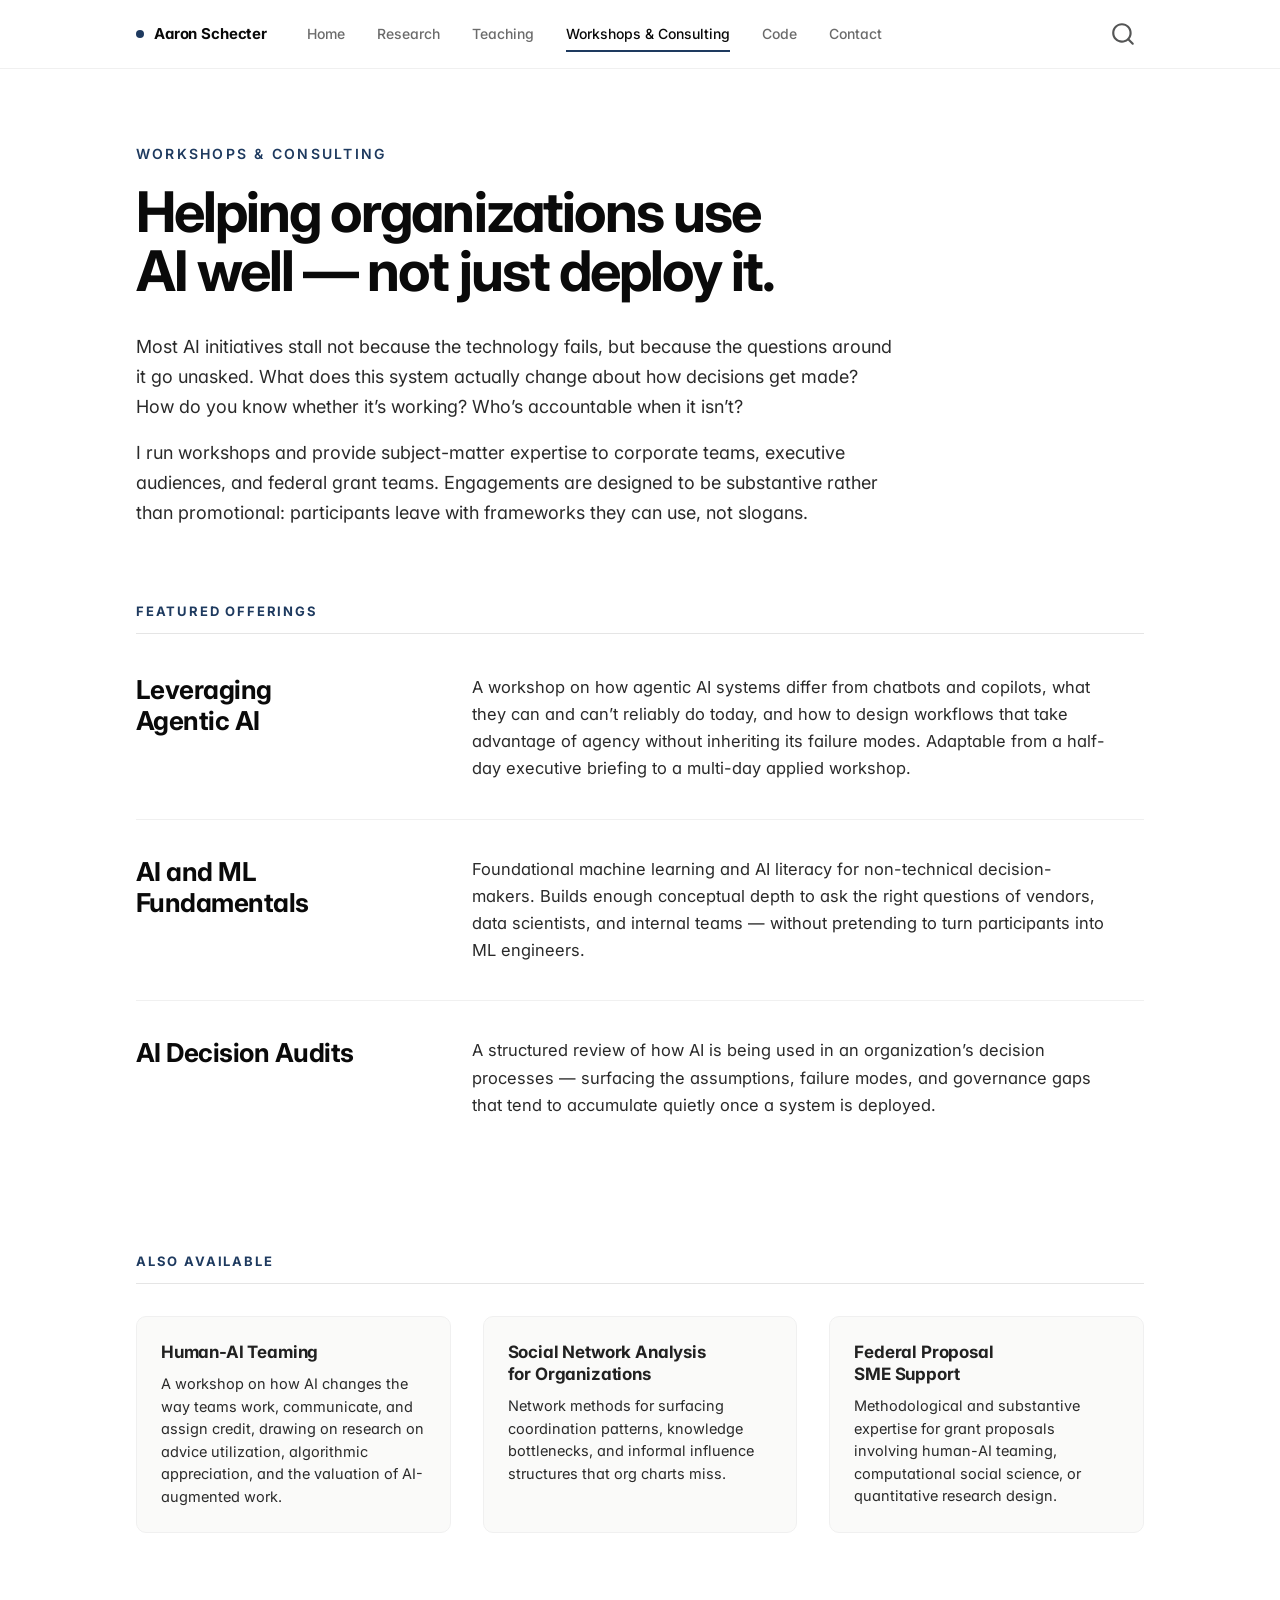
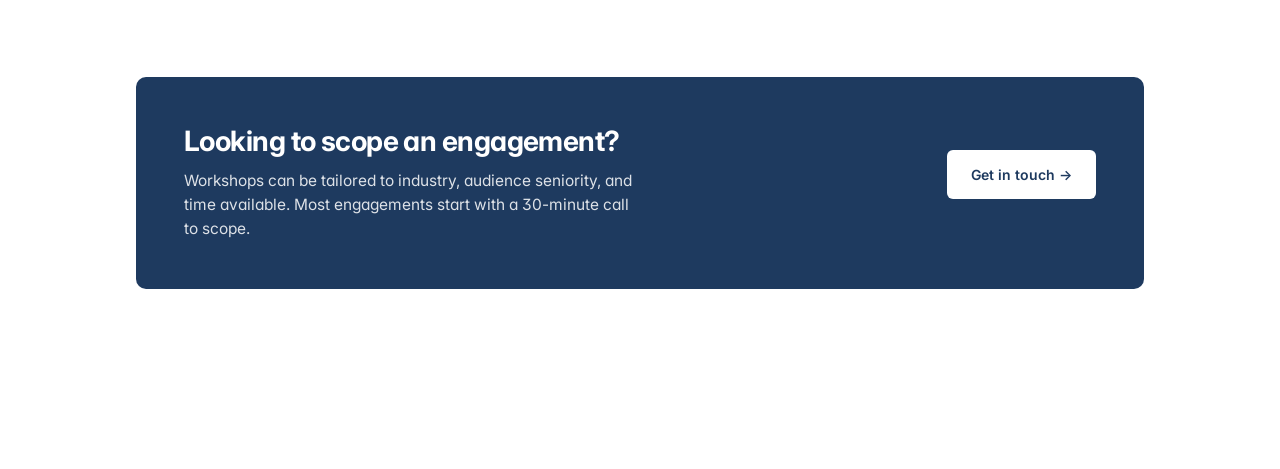
<file: workshops.html>
<!DOCTYPE html>
<html xmlns="http://www.w3.org/1999/xhtml" lang="en" xml:lang="en"><head>

<meta charset="utf-8">
<meta name="generator" content="quarto-1.9.37">

<meta name="viewport" content="width=device-width, initial-scale=1.0, user-scalable=yes">


<title>Workshops &amp; Consulting — Aaron Schecter – Aaron Schecter</title>
<style>
/* Default styles provided by pandoc.
** See https://pandoc.org/MANUAL.html#variables-for-html for config info.
*/
code{white-space: pre-wrap;}
span.smallcaps{font-variant: small-caps;}
div.columns{display: flex; gap: min(4vw, 1.5em);}
div.column{flex: auto; overflow-x: auto;}
div.hanging-indent{margin-left: 1.5em; text-indent: -1.5em;}
ul.task-list{list-style: none;}
ul.task-list li input[type="checkbox"] {
  width: 0.8em;
  margin: 0 0.8em 0.2em -1em; /* quarto-specific, see https://github.com/quarto-dev/quarto-cli/issues/4556 */ 
  vertical-align: middle;
}
</style>


<script src="site_libs/quarto-nav/quarto-nav.js"></script>
<script src="site_libs/clipboard/clipboard.min.js"></script>
<script src="site_libs/quarto-search/autocomplete.umd.js"></script>
<script src="site_libs/quarto-search/fuse.min.js"></script>
<script src="site_libs/quarto-search/quarto-search.js"></script>
<meta name="quarto:offset" content="./">
<script src="site_libs/quarto-html/quarto.js" type="module"></script>
<script src="site_libs/quarto-html/tabsets/tabsets.js" type="module"></script>
<script src="site_libs/quarto-html/popper.min.js"></script>
<script src="site_libs/quarto-html/tippy.umd.min.js"></script>
<script src="site_libs/quarto-html/anchor.min.js"></script>
<link href="site_libs/quarto-html/tippy.css" rel="stylesheet">
<link href="site_libs/quarto-html/quarto-syntax-highlighting-7f8f88aac4f3542376d5c11b86a4c14d.css" rel="stylesheet" id="quarto-text-highlighting-styles">
<script src="site_libs/bootstrap/bootstrap.min.js"></script>
<link href="site_libs/bootstrap/bootstrap-icons.css" rel="stylesheet">
<link href="site_libs/bootstrap/bootstrap-c7ab57aa33037bad7520c6cb9ec7d6ec.min.css" rel="stylesheet" append-hash="true" id="quarto-bootstrap" data-mode="light">
<script id="quarto-search-options" type="application/json">{
  "location": "navbar",
  "copy-button": false,
  "collapse-after": 3,
  "panel-placement": "end",
  "type": "overlay",
  "limit": 50,
  "keyboard-shortcut": [
    "f",
    "/",
    "s"
  ],
  "show-item-context": false,
  "language": {
    "search-no-results-text": "No results",
    "search-matching-documents-text": "matching documents",
    "search-copy-link-title": "Copy link to search",
    "search-hide-matches-text": "Hide additional matches",
    "search-more-match-text": "more match in this document",
    "search-more-matches-text": "more matches in this document",
    "search-clear-button-title": "Clear",
    "search-text-placeholder": "",
    "search-detached-cancel-button-title": "Cancel",
    "search-submit-button-title": "Submit",
    "search-label": "Search"
  }
}</script>
<link rel="preconnect" href="https://fonts.googleapis.com">
<link rel="preconnect" href="https://fonts.gstatic.com" crossorigin="">
<link href="https://fonts.googleapis.com/css2?family=Inter:wght@400;500;600;700&amp;display=swap" rel="stylesheet">


<link rel="stylesheet" href="styles.css">
</head>

<body class="nav-fixed quarto-light">

<div id="quarto-search-results"></div>
  <header id="quarto-header" class="headroom fixed-top">
    <nav class="navbar navbar-expand-lg " data-bs-theme="dark">
      <div class="navbar-container container-fluid">
      <div class="navbar-brand-container mx-auto">
    <a class="navbar-brand" href="./index.html">
    <span class="navbar-title">Aaron Schecter</span>
    </a>
  </div>
            <div id="quarto-search" class="" title="Search"></div>
          <button class="navbar-toggler" type="button" data-bs-toggle="collapse" data-bs-target="#navbarCollapse" aria-controls="navbarCollapse" role="menu" aria-expanded="false" aria-label="Toggle navigation" onclick="if (window.quartoToggleHeadroom) { window.quartoToggleHeadroom(); }">
  <span class="navbar-toggler-icon"></span>
</button>
          <div class="collapse navbar-collapse" id="navbarCollapse">
            <ul class="navbar-nav navbar-nav-scroll me-auto">
  <li class="nav-item">
    <a class="nav-link" href="./index.html"> 
<span class="menu-text">Home</span></a>
  </li>  
  <li class="nav-item">
    <a class="nav-link" href="./research.html"> 
<span class="menu-text">Research</span></a>
  </li>  
  <li class="nav-item">
    <a class="nav-link" href="./teaching.html"> 
<span class="menu-text">Teaching</span></a>
  </li>  
  <li class="nav-item">
    <a class="nav-link active" href="./workshops.html" aria-current="page"> 
<span class="menu-text">Workshops &amp; Consulting</span></a>
  </li>  
  <li class="nav-item">
    <a class="nav-link" href="./code.html"> 
<span class="menu-text">Code</span></a>
  </li>  
  <li class="nav-item">
    <a class="nav-link" href="./contact.html"> 
<span class="menu-text">Contact</span></a>
  </li>  
</ul>
          </div> <!-- /navcollapse -->
            <div class="quarto-navbar-tools">
</div>
      </div> <!-- /container-fluid -->
    </nav>
</header>
<!-- content -->
<div id="quarto-content" class="quarto-container page-columns page-rows-contents page-layout-full page-navbar">
<!-- sidebar -->
<!-- margin-sidebar -->
    
<!-- main -->
<main class="content column-page" id="quarto-document-content">

<header id="title-block-header" class="quarto-title-block default">
<div class="quarto-title">
<h1 class="title">Workshops &amp; Consulting</h1>
</div>



<div class="quarto-title-meta column-page">

    
  
    
  </div>
  


</header>


<div class="page">
<p><span class="page-eyebrow">Workshops &amp; Consulting</span></p>
<section id="helping-organizations-use-ai-well-not-just-deploy-it." class="level1 page-title">
<h1 class="page-title">Helping organizations use AI well — not just deploy it.</h1>
<div class="page-intro">
<p>Most AI initiatives stall not because the technology fails, but because the questions around it go unasked. What does this system actually change about how decisions get made? How do you know whether it’s working? Who’s accountable when it isn’t?</p>
</div>
<div class="page-intro">
<p>I run workshops and provide subject-matter expertise to corporate teams, executive audiences, and federal grant teams. Engagements are designed to be substantive rather than promotional: participants leave with frameworks they can use, not slogans.</p>
</div>
<div style="height: 56px;">

</div>
<section>
<p><span class="section-label">Featured Offerings</span></p>
<div class="item-row">
<section id="leveraging-agentic-ai" class="level2 item-title item-row-label">
<h2 class="item-title anchored" data-anchor-id="leveraging-agentic-ai">Leveraging Agentic AI</h2>
</section>
<div class="item-body">
<p>A workshop on how agentic AI systems differ from chatbots and copilots, what they can and can’t reliably do today, and how to design workflows that take advantage of agency without inheriting its failure modes. Adaptable from a half-day executive briefing to a multi-day applied workshop.</p>
</div>
</div>
<div class="item-row">
<section id="ai-and-ml-fundamentals" class="level2 item-title item-row-label">
<h2 class="item-title anchored" data-anchor-id="ai-and-ml-fundamentals">AI and ML Fundamentals</h2>
</section>
<div class="item-body">
<p>Foundational machine learning and AI literacy for non-technical decision-makers. Builds enough conceptual depth to ask the right questions of vendors, data scientists, and internal teams — without pretending to turn participants into ML engineers.</p>
</div>
</div>
<div class="item-row">
<section id="ai-decision-audits" class="level2 item-title item-row-label">
<h2 class="item-title anchored" data-anchor-id="ai-decision-audits">AI Decision Audits</h2>
</section>
<div class="item-body">
<p>A structured review of how AI is being used in an organization’s decision processes — surfacing the assumptions, failure modes, and governance gaps that tend to accumulate quietly once a system is deployed.</p>
</div>
</div>
</section>
<section style="margin-bottom: 144px;">
<p><span class="section-label">Also Available</span></p>
<div class="also-grid">
<section id="human-ai-teaming" class="level3 also-item">
<h3 class="anchored" data-anchor-id="human-ai-teaming">Human-AI Teaming</h3>
<p>A workshop on how AI changes the way teams work, communicate, and assign credit, drawing on research on advice utilization, algorithmic appreciation, and the valuation of AI-augmented work.</p>
</section>
<section id="social-network-analysis-for-organizations" class="level3 also-item">
<h3 class="anchored" data-anchor-id="social-network-analysis-for-organizations">Social Network Analysis for Organizations</h3>
<p>Network methods for surfacing coordination patterns, knowledge bottlenecks, and informal influence structures that org charts miss.</p>
</section>
<section id="federal-proposal-sme-support" class="level3 also-item">
<h3 class="anchored" data-anchor-id="federal-proposal-sme-support">Federal Proposal SME Support</h3>
<p>Methodological and substantive expertise for grant proposals involving human-AI teaming, computational social science, or quantitative research design.</p>
</section>
</div>
</section>
<div class="cta-block">
<section id="looking-to-scope-an-engagement" class="level2 cta-text">
<h2 class="anchored" data-anchor-id="looking-to-scope-an-engagement">Looking to scope an engagement?</h2>
<p>Workshops can be tailored to industry, audience seniority, and time available. Most engagements start with a 30-minute call to scope.</p>
</section>
<p><a href="mailto:aschecter@uga.edu" class="cta-button">Get in touch →</a></p>
</div>
</section>
</div>



</main> <!-- /main -->
<script id="quarto-html-after-body" type="application/javascript">
  window.document.addEventListener("DOMContentLoaded", function (event) {
    const icon = "";
    const anchorJS = new window.AnchorJS();
    anchorJS.options = {
      placement: 'right',
      icon: icon
    };
    anchorJS.add('.anchored');
    const isCodeAnnotation = (el) => {
      for (const clz of el.classList) {
        if (clz.startsWith('code-annotation-')) {                     
          return true;
        }
      }
      return false;
    }
    const onCopySuccess = function(e) {
      // button target
      const button = e.trigger;
      // don't keep focus
      button.blur();
      // flash "checked"
      button.classList.add('code-copy-button-checked');
      var currentTitle = button.getAttribute("title");
      button.setAttribute("title", "Copied!");
      let tooltip;
      if (window.bootstrap) {
        button.setAttribute("data-bs-toggle", "tooltip");
        button.setAttribute("data-bs-placement", "left");
        button.setAttribute("data-bs-title", "Copied!");
        tooltip = new bootstrap.Tooltip(button, 
          { trigger: "manual", 
            customClass: "code-copy-button-tooltip",
            offset: [0, -8]});
        tooltip.show();    
      }
      setTimeout(function() {
        if (tooltip) {
          tooltip.hide();
          button.removeAttribute("data-bs-title");
          button.removeAttribute("data-bs-toggle");
          button.removeAttribute("data-bs-placement");
        }
        button.setAttribute("title", currentTitle);
        button.classList.remove('code-copy-button-checked');
      }, 1000);
      // clear code selection
      e.clearSelection();
    }
    const getTextToCopy = function(trigger) {
      const outerScaffold = trigger.parentElement.cloneNode(true);
      const codeEl = outerScaffold.querySelector('code');
      for (const childEl of codeEl.children) {
        if (isCodeAnnotation(childEl)) {
          childEl.remove();
        }
      }
      return codeEl.innerText;
    }
    const clipboard = new window.ClipboardJS('.code-copy-button:not([data-in-quarto-modal])', {
      text: getTextToCopy
    });
    clipboard.on('success', onCopySuccess);
    if (window.document.getElementById('quarto-embedded-source-code-modal')) {
      const clipboardModal = new window.ClipboardJS('.code-copy-button[data-in-quarto-modal]', {
        text: getTextToCopy,
        container: window.document.getElementById('quarto-embedded-source-code-modal')
      });
      clipboardModal.on('success', onCopySuccess);
    }
      var localhostRegex = new RegExp(/^(?:http|https):\/\/localhost\:?[0-9]*\//);
      var mailtoRegex = new RegExp(/^mailto:/);
        var filterRegex = new RegExp("https:\/\/aschecter\.github\.io");
      var isInternal = (href) => {
          return filterRegex.test(href) || localhostRegex.test(href) || mailtoRegex.test(href);
      }
      // Inspect non-navigation links and adorn them if external
     var links = window.document.querySelectorAll('a[href]:not(.nav-link):not(.navbar-brand):not(.toc-action):not(.sidebar-link):not(.sidebar-item-toggle):not(.pagination-link):not(.no-external):not([aria-hidden]):not(.dropdown-item):not(.quarto-navigation-tool):not(.about-link)');
      for (var i=0; i<links.length; i++) {
        const link = links[i];
        if (!isInternal(link.href)) {
          // undo the damage that might have been done by quarto-nav.js in the case of
          // links that we want to consider external
          if (link.dataset.originalHref !== undefined) {
            link.href = link.dataset.originalHref;
          }
        }
      }
    function tippyHover(el, contentFn, onTriggerFn, onUntriggerFn) {
      const config = {
        allowHTML: true,
        maxWidth: 500,
        delay: 100,
        arrow: false,
        appendTo: function(el) {
            return el.parentElement;
        },
        interactive: true,
        interactiveBorder: 10,
        theme: 'quarto',
        placement: 'bottom-start',
      };
      if (contentFn) {
        config.content = contentFn;
      }
      if (onTriggerFn) {
        config.onTrigger = onTriggerFn;
      }
      if (onUntriggerFn) {
        config.onUntrigger = onUntriggerFn;
      }
      window.tippy(el, config); 
    }
    const noterefs = window.document.querySelectorAll('a[role="doc-noteref"]');
    for (var i=0; i<noterefs.length; i++) {
      const ref = noterefs[i];
      tippyHover(ref, function() {
        // use id or data attribute instead here
        let href = ref.getAttribute('data-footnote-href') || ref.getAttribute('href');
        try { href = new URL(href).hash; } catch {}
        const id = href.replace(/^#\/?/, "");
        const note = window.document.getElementById(id);
        if (note) {
          return note.innerHTML;
        } else {
          return "";
        }
      });
    }
    const xrefs = window.document.querySelectorAll('a.quarto-xref');
    const processXRef = (id, note) => {
      // Strip column container classes
      const stripColumnClz = (el) => {
        el.classList.remove("page-full", "page-columns");
        if (el.children) {
          for (const child of el.children) {
            stripColumnClz(child);
          }
        }
      }
      stripColumnClz(note)
      if (id === null || id.startsWith('sec-')) {
        // Special case sections, only their first couple elements
        const container = document.createElement("div");
        if (note.children && note.children.length > 2) {
          container.appendChild(note.children[0].cloneNode(true));
          for (let i = 1; i < note.children.length; i++) {
            const child = note.children[i];
            if (child.tagName === "P" && child.innerText === "") {
              continue;
            } else {
              container.appendChild(child.cloneNode(true));
              break;
            }
          }
          if (window.Quarto?.typesetMath) {
            window.Quarto.typesetMath(container);
          }
          return container.innerHTML
        } else {
          if (window.Quarto?.typesetMath) {
            window.Quarto.typesetMath(note);
          }
          return note.innerHTML;
        }
      } else {
        // Remove any anchor links if they are present
        const anchorLink = note.querySelector('a.anchorjs-link');
        if (anchorLink) {
          anchorLink.remove();
        }
        if (window.Quarto?.typesetMath) {
          window.Quarto.typesetMath(note);
        }
        if (note.classList.contains("callout")) {
          return note.outerHTML;
        } else {
          return note.innerHTML;
        }
      }
    }
    for (var i=0; i<xrefs.length; i++) {
      const xref = xrefs[i];
      tippyHover(xref, undefined, function(instance) {
        instance.disable();
        let url = xref.getAttribute('href');
        let hash = undefined; 
        if (url.startsWith('#')) {
          hash = url;
        } else {
          try { hash = new URL(url).hash; } catch {}
        }
        if (hash) {
          const id = hash.replace(/^#\/?/, "");
          const note = window.document.getElementById(id);
          if (note !== null) {
            try {
              const html = processXRef(id, note.cloneNode(true));
              instance.setContent(html);
            } finally {
              instance.enable();
              instance.show();
            }
          } else {
            // See if we can fetch this
            fetch(url.split('#')[0])
            .then(res => res.text())
            .then(html => {
              const parser = new DOMParser();
              const htmlDoc = parser.parseFromString(html, "text/html");
              const note = htmlDoc.getElementById(id);
              if (note !== null) {
                const html = processXRef(id, note);
                instance.setContent(html);
              } 
            }).finally(() => {
              instance.enable();
              instance.show();
            });
          }
        } else {
          // See if we can fetch a full url (with no hash to target)
          // This is a special case and we should probably do some content thinning / targeting
          fetch(url)
          .then(res => res.text())
          .then(html => {
            const parser = new DOMParser();
            const htmlDoc = parser.parseFromString(html, "text/html");
            const note = htmlDoc.querySelector('main.content');
            if (note !== null) {
              // This should only happen for chapter cross references
              // (since there is no id in the URL)
              // remove the first header
              if (note.children.length > 0 && note.children[0].tagName === "HEADER") {
                note.children[0].remove();
              }
              const html = processXRef(null, note);
              instance.setContent(html);
            } 
          }).finally(() => {
            instance.enable();
            instance.show();
          });
        }
      }, function(instance) {
      });
    }
        let selectedAnnoteEl;
        const selectorForAnnotation = ( cell, annotation) => {
          let cellAttr = 'data-code-cell="' + cell + '"';
          let lineAttr = 'data-code-annotation="' +  annotation + '"';
          const selector = 'span[' + cellAttr + '][' + lineAttr + ']';
          return selector;
        }
        const selectCodeLines = (annoteEl) => {
          const doc = window.document;
          const targetCell = annoteEl.getAttribute("data-target-cell");
          const targetAnnotation = annoteEl.getAttribute("data-target-annotation");
          const annoteSpan = window.document.querySelector(selectorForAnnotation(targetCell, targetAnnotation));
          const lines = annoteSpan.getAttribute("data-code-lines").split(",");
          const lineIds = lines.map((line) => {
            return targetCell + "-" + line;
          })
          let top = null;
          let height = null;
          let parent = null;
          if (lineIds.length > 0) {
              //compute the position of the single el (top and bottom and make a div)
              const el = window.document.getElementById(lineIds[0]);
              top = el.offsetTop;
              height = el.offsetHeight;
              parent = el.parentElement.parentElement;
            if (lineIds.length > 1) {
              const lastEl = window.document.getElementById(lineIds[lineIds.length - 1]);
              const bottom = lastEl.offsetTop + lastEl.offsetHeight;
              height = bottom - top;
            }
            if (top !== null && height !== null && parent !== null) {
              // cook up a div (if necessary) and position it 
              let div = window.document.getElementById("code-annotation-line-highlight");
              if (div === null) {
                div = window.document.createElement("div");
                div.setAttribute("id", "code-annotation-line-highlight");
                div.style.position = 'absolute';
                parent.appendChild(div);
              }
              div.style.top = top - 2 + "px";
              div.style.height = height + 4 + "px";
              div.style.left = 0;
              let gutterDiv = window.document.getElementById("code-annotation-line-highlight-gutter");
              if (gutterDiv === null) {
                gutterDiv = window.document.createElement("div");
                gutterDiv.setAttribute("id", "code-annotation-line-highlight-gutter");
                gutterDiv.style.position = 'absolute';
                const codeCell = window.document.getElementById(targetCell);
                const gutter = codeCell.querySelector('.code-annotation-gutter');
                gutter.appendChild(gutterDiv);
              }
              gutterDiv.style.top = top - 2 + "px";
              gutterDiv.style.height = height + 4 + "px";
            }
            selectedAnnoteEl = annoteEl;
          }
        };
        const unselectCodeLines = () => {
          const elementsIds = ["code-annotation-line-highlight", "code-annotation-line-highlight-gutter"];
          elementsIds.forEach((elId) => {
            const div = window.document.getElementById(elId);
            if (div) {
              div.remove();
            }
          });
          selectedAnnoteEl = undefined;
        };
          // Handle positioning of the toggle
      window.addEventListener(
        "resize",
        throttle(() => {
          elRect = undefined;
          if (selectedAnnoteEl) {
            selectCodeLines(selectedAnnoteEl);
          }
        }, 10)
      );
      function throttle(fn, ms) {
      let throttle = false;
      let timer;
        return (...args) => {
          if(!throttle) { // first call gets through
              fn.apply(this, args);
              throttle = true;
          } else { // all the others get throttled
              if(timer) clearTimeout(timer); // cancel #2
              timer = setTimeout(() => {
                fn.apply(this, args);
                timer = throttle = false;
              }, ms);
          }
        };
      }
        // Attach click handler to the DT
        const annoteDls = window.document.querySelectorAll('dt[data-target-cell]');
        for (const annoteDlNode of annoteDls) {
          annoteDlNode.addEventListener('click', (event) => {
            const clickedEl = event.target;
            if (clickedEl !== selectedAnnoteEl) {
              unselectCodeLines();
              const activeEl = window.document.querySelector('dt[data-target-cell].code-annotation-active');
              if (activeEl) {
                activeEl.classList.remove('code-annotation-active');
              }
              selectCodeLines(clickedEl);
              clickedEl.classList.add('code-annotation-active');
            } else {
              // Unselect the line
              unselectCodeLines();
              clickedEl.classList.remove('code-annotation-active');
            }
          });
        }
    const findCites = (el) => {
      const parentEl = el.parentElement;
      if (parentEl) {
        const cites = parentEl.dataset.cites;
        if (cites) {
          return {
            el,
            cites: cites.split(' ')
          };
        } else {
          return findCites(el.parentElement)
        }
      } else {
        return undefined;
      }
    };
    var bibliorefs = window.document.querySelectorAll('a[role="doc-biblioref"]');
    for (var i=0; i<bibliorefs.length; i++) {
      const ref = bibliorefs[i];
      const citeInfo = findCites(ref);
      if (citeInfo) {
        tippyHover(citeInfo.el, function() {
          var popup = window.document.createElement('div');
          citeInfo.cites.forEach(function(cite) {
            var citeDiv = window.document.createElement('div');
            citeDiv.classList.add('hanging-indent');
            citeDiv.classList.add('csl-entry');
            var biblioDiv = window.document.getElementById('ref-' + cite);
            if (biblioDiv) {
              citeDiv.innerHTML = biblioDiv.innerHTML;
            }
            popup.appendChild(citeDiv);
          });
          return popup.innerHTML;
        });
      }
    }
  });
  </script>
</div> <!-- /content -->




</body></html>
</file>
<file: site_libs/quarto-html/tippy.css>
.tippy-box[data-animation=fade][data-state=hidden]{opacity:0}[data-tippy-root]{max-width:calc(100vw - 10px)}.tippy-box{position:relative;background-color:#333;color:#fff;border-radius:4px;font-size:14px;line-height:1.4;white-space:normal;outline:0;transition-property:transform,visibility,opacity}.tippy-box[data-placement^=top]>.tippy-arrow{bottom:0}.tippy-box[data-placement^=top]>.tippy-arrow:before{bottom:-7px;left:0;border-width:8px 8px 0;border-top-color:initial;transform-origin:center top}.tippy-box[data-placement^=bottom]>.tippy-arrow{top:0}.tippy-box[data-placement^=bottom]>.tippy-arrow:before{top:-7px;left:0;border-width:0 8px 8px;border-bottom-color:initial;transform-origin:center bottom}.tippy-box[data-placement^=left]>.tippy-arrow{right:0}.tippy-box[data-placement^=left]>.tippy-arrow:before{border-width:8px 0 8px 8px;border-left-color:initial;right:-7px;transform-origin:center left}.tippy-box[data-placement^=right]>.tippy-arrow{left:0}.tippy-box[data-placement^=right]>.tippy-arrow:before{left:-7px;border-width:8px 8px 8px 0;border-right-color:initial;transform-origin:center right}.tippy-box[data-inertia][data-state=visible]{transition-timing-function:cubic-bezier(.54,1.5,.38,1.11)}.tippy-arrow{width:16px;height:16px;color:#333}.tippy-arrow:before{content:"";position:absolute;border-color:transparent;border-style:solid}.tippy-content{position:relative;padding:5px 9px;z-index:1}
</file>
<file: site_libs/quarto-html/quarto-syntax-highlighting-7f8f88aac4f3542376d5c11b86a4c14d.css>
/* quarto syntax highlight colors */
:root {
  --quarto-hl-ot-color: #003B4F;
  --quarto-hl-at-color: #657422;
  --quarto-hl-ss-color: #20794D;
  --quarto-hl-an-color: #5E5E5E;
  --quarto-hl-fu-color: #4758AB;
  --quarto-hl-st-color: #20794D;
  --quarto-hl-cf-color: #003B4F;
  --quarto-hl-op-color: #5E5E5E;
  --quarto-hl-er-color: #AD0000;
  --quarto-hl-bn-color: #AD0000;
  --quarto-hl-al-color: #AD0000;
  --quarto-hl-va-color: #111111;
  --quarto-hl-bu-color: inherit;
  --quarto-hl-ex-color: inherit;
  --quarto-hl-pp-color: #AD0000;
  --quarto-hl-in-color: #5E5E5E;
  --quarto-hl-vs-color: #20794D;
  --quarto-hl-wa-color: #5E5E5E;
  --quarto-hl-do-color: #5E5E5E;
  --quarto-hl-im-color: #00769E;
  --quarto-hl-ch-color: #20794D;
  --quarto-hl-dt-color: #AD0000;
  --quarto-hl-fl-color: #AD0000;
  --quarto-hl-co-color: #5E5E5E;
  --quarto-hl-cv-color: #5E5E5E;
  --quarto-hl-cn-color: #8f5902;
  --quarto-hl-sc-color: #5E5E5E;
  --quarto-hl-dv-color: #AD0000;
  --quarto-hl-kw-color: #003B4F;
}

/* other quarto variables */
:root {
  --quarto-font-monospace: SFMono-Regular, Menlo, Monaco, Consolas, "Liberation Mono", "Courier New", monospace;
}

/* syntax highlight based on Pandoc's rules */
pre > code.sourceCode > span {
  color: #003B4F;
}

code.sourceCode > span {
  color: #003B4F;
}

div.sourceCode,
div.sourceCode pre.sourceCode {
  color: #003B4F;
}

/* Normal */
code span {
  color: #003B4F;
}

/* Alert */
code span.al {
  color: #AD0000;
  font-style: inherit;
}

/* Annotation */
code span.an {
  color: #5E5E5E;
  font-style: inherit;
}

/* Attribute */
code span.at {
  color: #657422;
  font-style: inherit;
}

/* BaseN */
code span.bn {
  color: #AD0000;
  font-style: inherit;
}

/* BuiltIn */
code span.bu {
  font-style: inherit;
}

/* ControlFlow */
code span.cf {
  color: #003B4F;
  font-weight: bold;
  font-style: inherit;
}

/* Char */
code span.ch {
  color: #20794D;
  font-style: inherit;
}

/* Constant */
code span.cn {
  color: #8f5902;
  font-style: inherit;
}

/* Comment */
code span.co {
  color: #5E5E5E;
  font-style: inherit;
}

/* CommentVar */
code span.cv {
  color: #5E5E5E;
  font-style: italic;
}

/* Documentation */
code span.do {
  color: #5E5E5E;
  font-style: italic;
}

/* DataType */
code span.dt {
  color: #AD0000;
  font-style: inherit;
}

/* DecVal */
code span.dv {
  color: #AD0000;
  font-style: inherit;
}

/* Error */
code span.er {
  color: #AD0000;
  font-style: inherit;
}

/* Extension */
code span.ex {
  font-style: inherit;
}

/* Float */
code span.fl {
  color: #AD0000;
  font-style: inherit;
}

/* Function */
code span.fu {
  color: #4758AB;
  font-style: inherit;
}

/* Import */
code span.im {
  color: #00769E;
  font-style: inherit;
}

/* Information */
code span.in {
  color: #5E5E5E;
  font-style: inherit;
}

/* Keyword */
code span.kw {
  color: #003B4F;
  font-weight: bold;
  font-style: inherit;
}

/* Operator */
code span.op {
  color: #5E5E5E;
  font-style: inherit;
}

/* Other */
code span.ot {
  color: #003B4F;
  font-style: inherit;
}

/* Preprocessor */
code span.pp {
  color: #AD0000;
  font-style: inherit;
}

/* SpecialChar */
code span.sc {
  color: #5E5E5E;
  font-style: inherit;
}

/* SpecialString */
code span.ss {
  color: #20794D;
  font-style: inherit;
}

/* String */
code span.st {
  color: #20794D;
  font-style: inherit;
}

/* Variable */
code span.va {
  color: #111111;
  font-style: inherit;
}

/* VerbatimString */
code span.vs {
  color: #20794D;
  font-style: inherit;
}

/* Warning */
code span.wa {
  color: #5E5E5E;
  font-style: italic;
}

.prevent-inlining {
  content: "</";
}

/*# sourceMappingURL=789ad8cd35626ba772517505b42a116e.css.map */
</file>
<file: styles.css>
/* ===== RESET / BASE ===== */
*, *::before, *::after { box-sizing: border-box; }

:root {
  --ink: #0a0a0a;
  --ink-soft: #2a2a2a;
  --muted: #6b6b6b;
  --rule: #e5e5e5;
  --rule-soft: #f0f0f0;
  --accent: #1e3a5f;
  --accent-deep: #0f2540;
  --bg: #ffffff;
  --link-color: #1e3a5f; /* fallback for Quarto's variable lookup */
  --accent-tint: #f3f6fa;
  --surface: #fafaf9;
  --nav-h: 68px;
  --ease: cubic-bezier(.2,.7,.2,1);
}

html {
  scroll-behavior: smooth;
  scroll-padding-top: calc(var(--nav-h) + 24px);
  -webkit-text-size-adjust: 100%;
}
@media (prefers-reduced-motion: reduce) {
  html { scroll-behavior: auto; }
  * { transition: none !important; animation: none !important; }
}
::selection { background: var(--accent); color: #fff; }
:focus-visible { outline: 2px solid var(--accent); outline-offset: 3px; border-radius: 4px; }

html, body {
  margin: 0;
  padding: 0;
}

body {
  font-family: 'Inter', -apple-system, BlinkMacSystemFont, 'Segoe UI', system-ui, sans-serif !important;
  color: var(--ink);
  line-height: 1.55;
  background: var(--bg);
  font-size: 16px;
  -webkit-font-smoothing: antialiased;
  font-feature-settings: "ss01", "cv11";
}

/* Quarto wrapper classes — passthrough containers needed for div fences. */
.streams-col, .hero-text, .item-row-label {
  /* no own styling — pass through */
}

/* ===== QUARTO/BOOTSTRAP OVERRIDES — aggressive ===== */
.quarto-title-block, .quarto-title { display: none !important; }
#title-block-header { display: none !important; }

/* Neutralize Bootstrap container width/padding everywhere */
main.content,
#quarto-content,
.page-columns,
.page-full,
.column-page,
.column-body,
div.column-body,
div.column-page,
.quarto-container {
  max-width: 100% !important;
  width: 100% !important;
  padding-left: 0 !important;
  padding-right: 0 !important;
  margin-left: 0 !important;
  margin-right: 0 !important;
  grid-template-columns: 1fr !important;
  grid-column: 1 / -1 !important;
}

/* Some Quarto layouts use grid; force every direct child to span full */
.page-columns > * {
  grid-column: 1 / -1 !important;
  max-width: 100% !important;
}

/* Quarto adds a rule + bottom margin under every h2/h3; we style headings ourselves */
.page h2, .page h3 { border-bottom: none !important; padding-bottom: 0 !important; }
.page h1, .page h2, .page h3 { text-wrap: balance; }
.page p, .page li { text-wrap: pretty; }

/* Kill Bootstrap link defaults; let our classes own color */
.page a,
.page a:visited {
  color: inherit;
  text-decoration: none;
}

/* ===== NAVBAR ===== */
/* Fixed + headroom (Quarto): slides away on scroll down, returns on scroll up. */
#quarto-header { z-index: 1030; }
.navbar {
  background: rgba(255,255,255,0.86) !important;
  -webkit-backdrop-filter: saturate(180%) blur(12px);
  backdrop-filter: saturate(180%) blur(12px);
  border-bottom: 1px solid var(--rule-soft) !important;
  box-shadow: none !important;
  padding: 0 !important;
  min-height: var(--nav-h);
  margin: 0 !important;
  max-width: none !important;
  width: 100%;
}
.navbar > .container-fluid,
.navbar > .container,
.navbar .navbar-container {
  padding: 0 56px !important;
  max-width: 1120px !important;
  margin: 0 auto !important;
  width: 100%;
  min-height: var(--nav-h);
}
.navbar-brand {
  font-weight: 700 !important;
  font-size: 15px !important;
  letter-spacing: -0.01em !important;
  color: var(--ink) !important;
  display: flex !important;
  align-items: center !important;
  gap: 10px !important;
  margin-right: 40px !important;
}
.navbar-brand::before {
  content: "";
  width: 8px;
  height: 8px;
  background: var(--accent);
  border-radius: 50%;
  display: inline-block;
}
.navbar-nav { gap: 32px !important; }
.navbar-nav .nav-link {
  color: var(--muted) !important;
  font-weight: 500 !important;
  font-size: 14px !important;
  padding: 6px 0 !important;
  border-bottom: 2px solid transparent;
  transition: color 0.15s, border-color 0.2s var(--ease);
}
.navbar-nav .nav-link:hover { color: var(--ink) !important; }
.navbar-nav .nav-link.active {
  color: var(--ink) !important;
  border-bottom-color: var(--accent);
}
.navbar .navbar-toggler { border: none; box-shadow: none !important; padding: 8px; }
.navbar .navbar-toggler-icon { filter: invert(1) brightness(0.3); }
.navbar .quarto-search-icon, .navbar .aa-DetachedSearchButton { color: var(--ink); }
@media (min-width: 992px) {
  .navbar-nav { flex-direction: row !important; }
}
@media (max-width: 991.98px) {
  .navbar > .container-fluid, .navbar .navbar-container { padding: 0 24px !important; }
  .navbar-collapse {
    background: #fff;
    border-top: 1px solid var(--rule-soft);
    margin: 0 -24px;
    padding: 12px 24px 20px;
  }
  .navbar-nav { gap: 4px !important; }
  .navbar-nav .nav-link { padding: 10px 0 !important; font-size: 16px !important; border-bottom: none; }
}

/* ===== PAGE WRAPPER ===== */
.page {
  max-width: 1120px;
  margin: 0 auto !important;
  padding: 72px 56px 120px !important;
  min-height: calc(100vh - 80px);
}

/* ===== PAGE HEADER (shared) ===== */
.page-eyebrow {
  font-size: 14px;
  font-weight: 600;
  letter-spacing: 0.16em;
  text-transform: uppercase;
  color: var(--accent);
  margin: 0 0 20px 0;
}
h1.page-title {
  font-size: 56px;
  font-weight: 700;
  margin: 0 0 32px 0 !important;
  letter-spacing: -0.035em;
  line-height: 1.05;
  color: var(--ink);
  max-width: 820px;
}
h1.page-title .em { color: var(--accent); }
.page-intro {
  max-width: 760px;
  font-size: 18px;
  line-height: 1.65;
  color: var(--ink-soft);
  margin: 0 0 16px 0;
}
.page-intro em { font-style: italic; }

/* Inline note (e.g., "papers available on request") */
.inline-note {
  max-width: 760px;
  font-size: 15px;
  color: var(--muted);
  font-style: italic;
  margin: 16px 0 72px 0;
}
.inline-note a {
  color: var(--accent) !important;
  text-decoration: none !important;
  border-bottom: 1px solid var(--rule);
}
.inline-note a:hover { border-color: var(--accent); }

/* ===== SECTION LABEL (shared) ===== */
.section-label {
  display: block;
  font-size: 13px;
  font-weight: 700;
  letter-spacing: 0.14em;
  text-transform: uppercase;
  color: var(--accent);
  margin: 0 0 32px 0;
  padding-bottom: 12px;
  border-bottom: 1px solid var(--rule);
}

/* ===== HOME PAGE ===== */
.hero {
  display: grid;
  grid-template-columns: 280px 1fr !important;
  gap: 80px;
  margin-bottom: 72px;
  align-items: center;
}
.hero .photo {
  width: 280px;
  height: 340px;
  background: linear-gradient(135deg, #2a2a2a 0%, #5a1818 100%);
  border-radius: 10px;
  box-shadow: 0 1px 2px rgba(10,10,10,.06), 0 12px 32px -12px rgba(10,10,10,.25);
  display: flex;
  align-items: center;
  justify-content: center;
  color: #aaa;
  font-size: 11px;
  font-style: italic;
  background-size: cover;
  background-position: center;
}
.hero .name-eyebrow {
  font-size: 14px;
  font-weight: 600;
  letter-spacing: 0.16em;
  text-transform: uppercase;
  color: var(--accent);
  margin: 0 0 24px 0;
}
.hero h1 {
  font-size: 56px;
  font-weight: 700;
  margin: 0 0 24px 0 !important;
  letter-spacing: -0.035em;
  line-height: 1.05;
  color: var(--ink);
  max-width: 640px;
}
.hero h1 .em { color: var(--accent); }
.subtitle-cta {
  display: flex;
  align-items: center;
  gap: 20px;
  margin-top: 8px;
  flex-wrap: wrap;
}
.cta {
  display: inline-flex !important;
  align-items: center;
  gap: 8px;
  padding: 12px 22px !important;
  background: var(--ink) !important;
  color: white !important;
  text-decoration: none !important;
  border-radius: 6px;
  font-size: 14px;
  font-weight: 600;
  transition: background 0.15s, transform 0.2s var(--ease), box-shadow 0.2s var(--ease);
}
.cta:hover { background: var(--accent) !important; color: white !important; transform: translateY(-1px); box-shadow: 0 6px 16px -6px rgba(30,58,95,.5); }
.cta-secondary {
  color: var(--muted) !important;
  text-decoration: none !important;
  font-size: 14px;
  font-weight: 500;
}
.cta-secondary:hover { color: var(--ink) !important; }

.home-bio {
  max-width: 760px;
  margin: 0 0 40px 0;
  font-size: 18px;
  line-height: 1.65;
}
.home-bio p {
  margin: 0 0 18px 0;
  color: var(--ink-soft);
}
.home-bio p:last-child { margin-bottom: 0; }

/* Chip-row: each link a chip. Markdown emits each link surrounded by text;
   we use !important to force visibility against Bootstrap link colors. */
.chip-row {
  display: flex;
  flex-wrap: wrap;
  gap: 8px;
  margin-bottom: 88px;
}
.chip-row a {
  display: inline-flex !important;
  align-items: center;
  padding: 8px 16px !important;
  border: 1px solid var(--rule) !important;
  border-radius: 6px;
  font-size: 13px;
  color: var(--ink-soft) !important;
  text-decoration: none !important;
  transition: all 0.15s;
  font-weight: 500;
  background: white !important;
}
.chip-row a:hover {
  border-color: var(--accent) !important;
  color: var(--accent) !important;
  background: var(--accent-tint) !important;
}

/* Talks list — Markdown <ul> inside .talks div */
.talks-section {
  border-top: 2px solid var(--ink);
  padding-top: 36px;
}
.talks-section .section-header {
  display: flex;
  justify-content: space-between;
  align-items: baseline;
  margin-bottom: 40px;
}
.talks-section h2 {
  font-size: 30px !important;
  font-weight: 700;
  margin: 0 !important;
  letter-spacing: -0.025em;
  color: var(--ink);
}
.section-meta {
  font-size: 13px;
  color: var(--muted);
  font-weight: 600;
  letter-spacing: 0.06em;
  text-transform: uppercase;
}
.talks ul,
ul.talks {
  list-style: none !important;
  padding: 0 !important;
  margin: 0 !important;
}
.talks ul li,
ul.talks li {
  display: flex;
  justify-content: space-between;
  align-items: baseline;
  gap: 24px;
  padding: 18px 0 !important;
  border-top: 1px solid var(--rule-soft);
  font-size: 16.5px;
  color: var(--ink);
  transition: padding-left 0.25s var(--ease), background 0.2s;
  line-height: 1.5;
  list-style: none !important;
}
.talks ul li::before,
ul.talks li::before { content: none !important; }
.talks ul li:hover,
ul.talks li:hover { padding-left: 8px; }
.talks ul li:first-child,
ul.talks li:first-child { border-top: none; }
.talk-text { color: var(--ink); font-weight: 500; flex: 1; }
.talk-text .award {
  color: var(--muted);
  font-weight: 400;
  font-size: 14.5px;
  margin-left: 6px;
  font-style: italic;
}
.talk-status {
  flex-shrink: 0;
  font-size: 11px;
  font-weight: 700;
  letter-spacing: 0.08em;
  text-transform: uppercase;
  color: var(--accent);
}
.talk-status.upcoming {
  padding: 4px 10px;
  background: var(--accent);
  color: white;
  border-radius: 4px;
}

/* ===== RESEARCH PAGE ===== */
.streams-layout {
  display: grid;
  grid-template-columns: 1fr 300px !important;
  gap: 72px;
  align-items: start;
  margin-bottom: 96px;
}
.stream { margin-bottom: 56px; }
.stream:last-child { margin-bottom: 0; }
h2.stream-title {
  font-size: 28px !important;
  font-weight: 700;
  margin: 0 0 20px 0 !important;
  letter-spacing: -0.02em;
  color: var(--ink);
  line-height: 1.2;
}
.stream p {
  font-size: 16.5px;
  line-height: 1.65;
  color: var(--ink-soft);
  margin: 0 0 16px 0;
}
.stream .rep,
.stream p.rep {
  font-size: 14.5px;
  color: var(--muted);
  line-height: 1.6;
}
.stream .rep em,
.stream p.rep em { color: var(--ink-soft); }

.featured {
  padding: 28px 28px 30px 28px;
  background: var(--accent);
  color: white;
  border-radius: 6px;
  position: sticky;
  top: calc(var(--nav-h) + 24px);
  border-radius: 10px;
}
.featured * { color: inherit; }
.featured-eyebrow {
  font-size: 11px;
  font-weight: 700;
  letter-spacing: 0.14em;
  text-transform: uppercase;
  color: rgba(255,255,255,0.7) !important;
  margin: 0 0 14px 0;
  display: block;
}
.featured h3 {
  font-size: 22px !important;
  font-weight: 700;
  margin: 0 0 16px 0 !important;
  letter-spacing: -0.015em;
  line-height: 1.25;
  color: white !important;
}
.featured p {
  font-size: 14.5px;
  line-height: 1.6;
  color: rgba(255,255,255,0.88) !important;
  margin: 0 0 12px 0;
}
.featured p:last-child { margin-bottom: 0; }

hr.divider,
hr {
  border: none;
  border-top: 2px solid var(--ink);
  margin: 0 0 48px 0;
}

.pub-section { margin-bottom: 56px; }
.pub-section:last-child { margin-bottom: 0; }

/* Publications: works for both raw <ul class="pubs"> and Markdown <ul> inside .pubs div */
.pubs ul,
ul.pubs {
  list-style: none !important;
  padding: 0 !important;
  margin: 0 !important;
  max-width: 820px;
}
.pubs ul li,
ul.pubs li {
  padding: 14px 0 !important;
  border-top: 1px solid var(--rule-soft);
  font-size: 15px;
  line-height: 1.55;
  color: var(--ink-soft);
  list-style: none !important;
}
.pubs ul li::before,
ul.pubs li::before { content: none !important; }
.pubs ul li:first-child,
ul.pubs li:first-child { border-top: none; }
.pubs em,
ul.pubs em { font-style: italic; color: var(--ink); }
.pubs .award,
ul.pubs .award {
  display: inline-block;
  margin-left: 6px;
  font-size: 12px;
  font-weight: 600;
  color: var(--accent);
  letter-spacing: 0.04em;
}
.pubs a,
ul.pubs a {
  color: var(--ink) !important;
  text-decoration: none !important;
  border-bottom: 1px solid var(--rule);
}
.pubs a:hover,
ul.pubs a:hover { border-color: var(--ink); }

/* ===== TEACHING & WORKSHOPS shared item layout ===== */
.item-row {
  padding: 36px 0;
  border-top: 1px solid var(--rule-soft);
  display: grid;
  grid-template-columns: 280px 1fr !important;
  gap: 56px;
  align-items: start;
}
.item-row:first-of-type { border-top: none; padding-top: 8px; }
.item-row .code-label {
  font-size: 12px;
  font-weight: 700;
  letter-spacing: 0.12em;
  text-transform: uppercase;
  color: var(--muted);
  margin: 0 0 8px 0;
  display: block;
}
.item-row .item-title {
  font-size: 26px !important;
  font-weight: 700;
  margin: 0 !important;
  letter-spacing: -0.02em;
  color: var(--ink);
  line-height: 1.2;
}
.item-row .item-level {
  margin-top: 10px;
  font-size: 13px;
  color: var(--muted);
  font-weight: 500;
  display: block;
}
.item-row .item-body p {
  font-size: 16.5px;
  line-height: 1.65;
  color: var(--ink-soft);
  margin: 0;
  max-width: 640px;
}

.section { margin-bottom: 96px; }
/* Pandoc turns ::: {.section} into a bare <section>, dropping the class */
.page section:not([class]) { margin-bottom: 96px; }
main.content { margin-top: 0 !important; margin-bottom: 0 !important; padding-top: 0 !important; }

/* Workshops — also-available grid */
.also-grid {
  display: grid;
  grid-template-columns: repeat(3, 1fr) !important;
  gap: 32px;
}
.also-item {
  padding: 24px;
  background: var(--surface);
  border: 1px solid var(--rule-soft);
  border-radius: 10px;
  transition: border-color .2s, transform .25s var(--ease);
}
.also-item:hover { border-color: var(--rule); transform: translateY(-2px); }
.also-item h3 {
  font-size: 17px !important;
  font-weight: 700;
  margin: 0 0 10px 0 !important;
  color: var(--ink);
  letter-spacing: -0.01em;
  line-height: 1.3;
}
.also-item p {
  font-size: 14.5px;
  line-height: 1.55;
  color: var(--ink-soft);
  margin: 0;
}

/* Teaching — certificate feature block */
.cert-block {
  padding: 48px;
  background: var(--accent);
  color: white;
  border-radius: 10px;
  margin-bottom: 96px;
  display: grid;
  grid-template-columns: 1fr auto !important;
  gap: 48px;
  align-items: center;
}
.cert-block * { color: inherit; }
.cert-block .cert-eyebrow {
  font-size: 12px;
  font-weight: 700;
  letter-spacing: 0.14em;
  text-transform: uppercase;
  color: rgba(255,255,255,0.7) !important;
  margin: 0 0 14px 0;
  display: block;
}
.cert-block h2 {
  font-size: 30px !important;
  font-weight: 700;
  margin: 0 0 16px 0 !important;
  letter-spacing: -0.02em;
  line-height: 1.2;
  color: white !important;
}
.cert-block p {
  font-size: 16px;
  margin: 0;
  color: rgba(255,255,255,0.88) !important;
  line-height: 1.6;
  max-width: 560px;
}
.cert-button, .cta-button {
  flex-shrink: 0;
  display: inline-flex !important;
  align-items: center;
  gap: 8px;
  padding: 14px 24px !important;
  background: white !important;
  color: var(--accent) !important;
  text-decoration: none !important;
  border-radius: 6px;
  font-size: 14px;
  font-weight: 600;
  transition: background 0.15s;
  white-space: nowrap;
}
.cert-button:hover, .cta-button:hover { background: rgba(255,255,255,0.9) !important; color: var(--accent) !important; }

/* Teaching — other courses compact grid */
.other-courses-grid {
  display: grid;
  grid-template-columns: repeat(2, 1fr) !important;
  gap: 14px 32px;
  max-width: 820px;
}
.other-course {
  font-size: 15.5px;
  color: var(--ink-soft);
  padding: 12px 0;
  border-bottom: 1px solid var(--rule-soft);
}
.other-course .code {
  color: var(--muted);
  font-weight: 600;
  font-size: 12px;
  letter-spacing: 0.08em;
  text-transform: uppercase;
  margin-right: 8px;
}

/* Workshops — CTA block */
.cta-block {
  padding: 48px;
  background: var(--accent);
  color: white;
  border-radius: 10px;
  display: flex;
  justify-content: space-between;
  align-items: center;
  gap: 48px;
}
.cta-block * { color: inherit; }
.cta-block .cta-text h2 {
  font-size: 28px !important;
  font-weight: 700;
  margin: 0 0 10px 0 !important;
  letter-spacing: -0.02em;
  line-height: 1.2;
  color: white !important;
}
.cta-block .cta-text p {
  font-size: 15.5px;
  margin: 0;
  color: rgba(255,255,255,0.85) !important;
  line-height: 1.55;
  max-width: 480px;
}

/* ===== CONTACT PAGE ===== */
.contact-grid {
  display: grid;
  grid-template-columns: 1fr 1fr !important;
  gap: 56px;
  margin-bottom: 96px;
}
.contact-card {
  padding: 36px;
  border: 1px solid var(--rule);
  border-radius: 10px;
  transition: border-color 0.15s, box-shadow 0.2s;
}
.contact-card:not(.primary):hover { border-color: var(--muted); }
.contact-card.primary {
  background: var(--accent);
  color: white;
  border-color: var(--accent);
}
.contact-card.primary * { color: inherit; }
.contact-card-eyebrow {
  font-size: 12px;
  font-weight: 700;
  letter-spacing: 0.14em;
  text-transform: uppercase;
  color: var(--muted);
  margin: 0 0 14px 0;
  display: block;
}
.contact-card.primary .contact-card-eyebrow { color: rgba(255,255,255,0.7) !important; }
.contact-card h2 {
  font-size: 22px !important;
  font-weight: 700;
  margin: 0 0 18px 0 !important;
  letter-spacing: -0.015em;
  color: var(--ink);
  line-height: 1.25;
}
.contact-card.primary h2 { color: white !important; }
.contact-card .email-large {
  display: block;
  font-size: 22px;
  font-weight: 600;
  color: white !important;
  text-decoration: none !important;
  margin-bottom: 18px;
  letter-spacing: -0.01em;
}
.contact-card .email-large:hover { text-decoration: underline !important; }
.contact-card p {
  font-size: 15.5px;
  line-height: 1.6;
  color: var(--ink-soft);
  margin: 0;
}
.contact-card.primary p { color: rgba(255,255,255,0.85) !important; }
.contact-card .meta {
  margin-top: 16px;
  font-size: 14px;
  color: var(--muted);
  display: block;
}
.contact-card.primary .meta { color: rgba(255,255,255,0.7) !important; }

.audience-section { margin-bottom: 96px; }
.audience {
  padding: 32px 0;
  border-top: 1px solid var(--rule-soft);
  display: grid;
  grid-template-columns: 280px 1fr !important;
  gap: 56px;
  align-items: start;
}
.audience:first-of-type { border-top: none; padding-top: 8px; }
.audience h3 {
  font-size: 22px !important;
  font-weight: 700;
  margin: 0 !important;
  letter-spacing: -0.015em;
  color: var(--ink);
  line-height: 1.2;
}
.audience-body p {
  font-size: 16.5px;
  line-height: 1.65;
  color: var(--ink-soft);
  margin: 0 0 14px 0;
  max-width: 640px;
}
.audience-body p:last-child { margin-bottom: 0; }
.audience-body a {
  color: var(--accent) !important;
  text-decoration: none !important;
  border-bottom: 1px solid var(--rule);
}
.audience-body a:hover { border-color: var(--accent); }

.social-section {
  border-top: 2px solid var(--ink);
  padding-top: 32px;
}
.social-grid {
  display: flex;
  flex-wrap: wrap;
  gap: 10px;
}
.social-grid a {
  display: inline-flex !important;
  align-items: center;
  padding: 10px 18px !important;
  border: 1px solid var(--rule) !important;
  border-radius: 6px;
  font-size: 14px;
  color: var(--ink-soft) !important;
  text-decoration: none !important;
  transition: all 0.15s;
  font-weight: 500;
  background: white !important;
}
.social-grid a:hover {
  border-color: var(--accent) !important;
  color: var(--accent) !important;
  background: var(--accent-tint) !important;
}

/* ===== RESPONSIVE ===== */
@media (max-width: 900px) {
  :root { --nav-h: 60px; }
  .page { padding: 40px 24px 80px !important; }
  .hero { margin-bottom: 48px; }
  .chip-row { margin-bottom: 64px; }
  .page section:not([class]), .section, .cert-block, .contact-grid, .audience-section, .streams-layout { margin-bottom: 64px; }
  .cert-block, .cta-block { padding: 32px 24px; }
  .contact-card { padding: 28px 24px; }
  .talks ul li, ul.talks li { flex-wrap: wrap; gap: 8px 16px; }
  .talks-section h2 { font-size: 26px !important; }
  h2.stream-title { font-size: 24px !important; }
  .item-row .item-title { font-size: 22px !important; }
  .hero { grid-template-columns: 1fr !important; gap: 32px; }
  .hero .photo { width: 100%; max-width: 280px; height: auto; aspect-ratio: 280/340; }
  .hero h1, h1.page-title { font-size: 40px !important; }
  .streams-layout { grid-template-columns: 1fr !important; gap: 48px; }
  .featured { position: static; }
  .item-row, .audience { grid-template-columns: 1fr !important; gap: 16px; }
  .also-grid { grid-template-columns: 1fr !important; }
  .contact-grid { grid-template-columns: 1fr !important; gap: 24px; }
  .cert-block, .cta-block { grid-template-columns: 1fr !important; flex-direction: column; align-items: flex-start; }
  .other-courses-grid { grid-template-columns: 1fr !important; }
}
</file>
